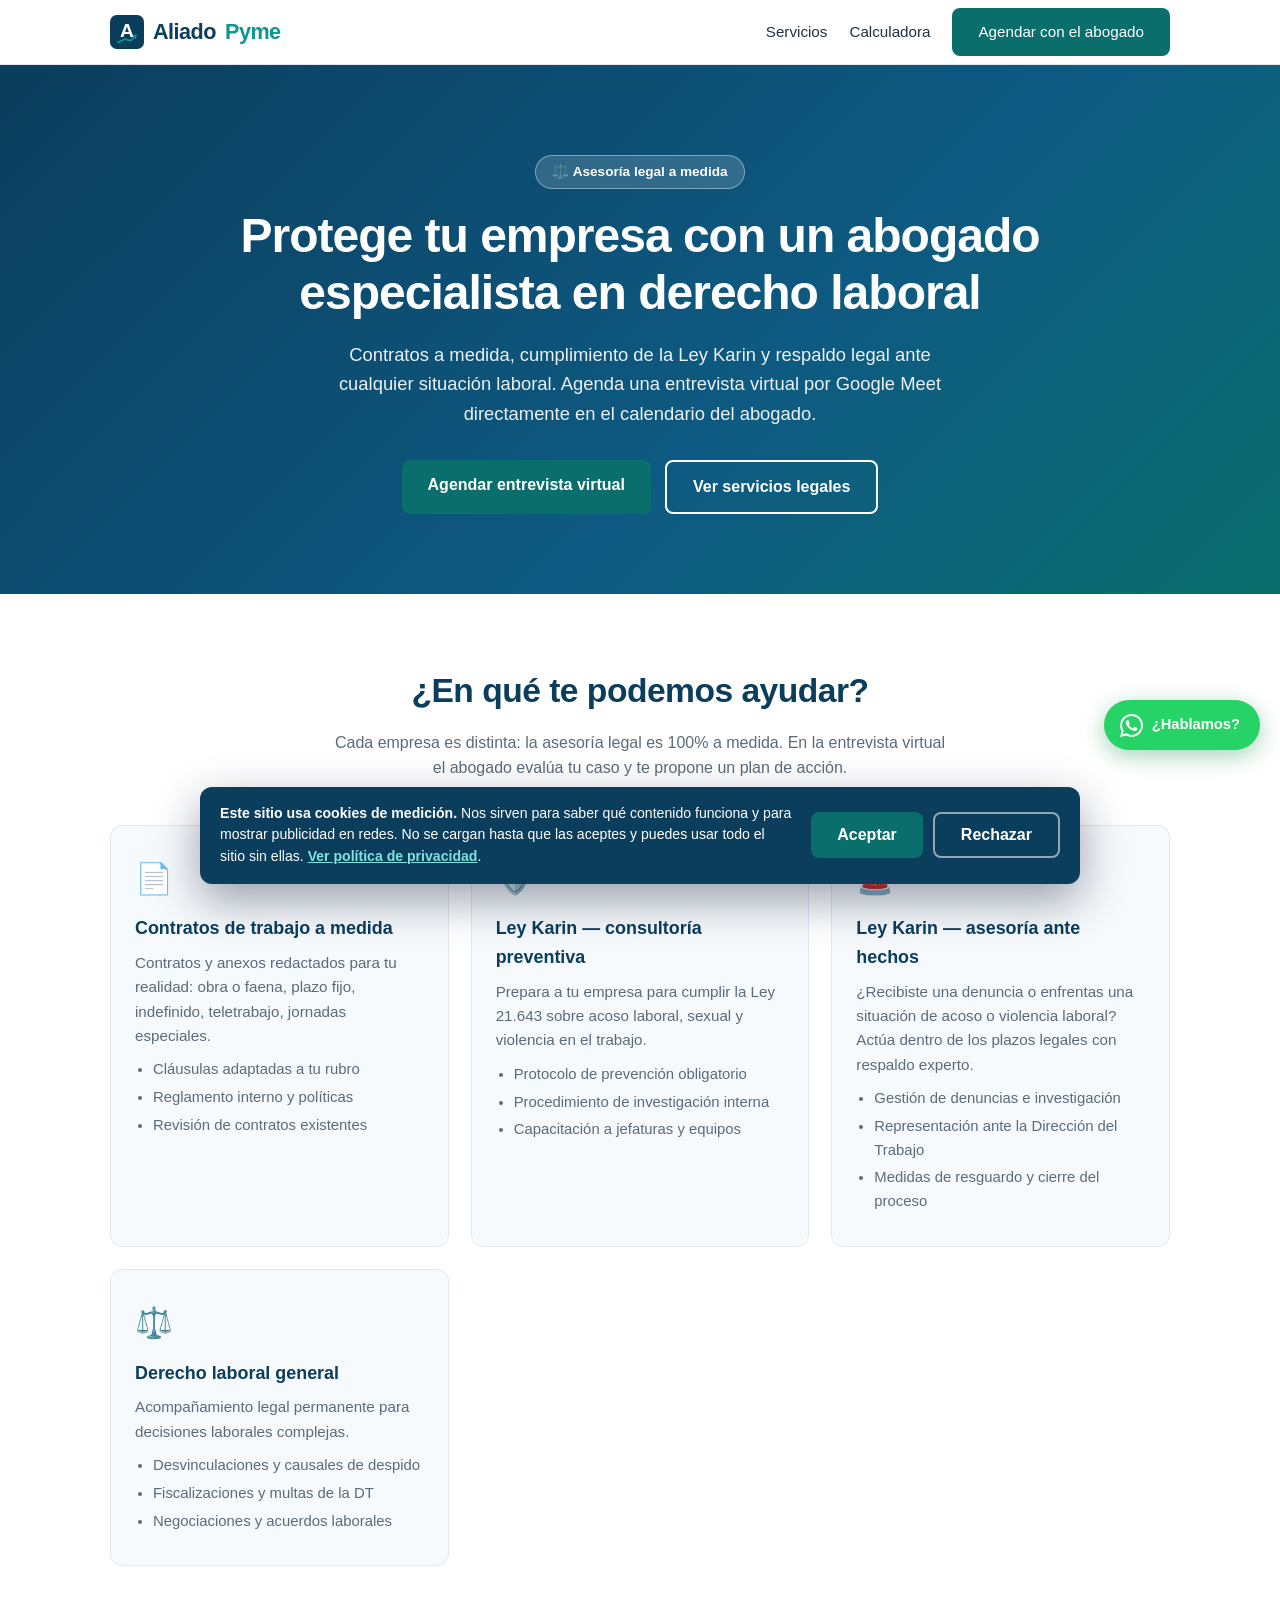
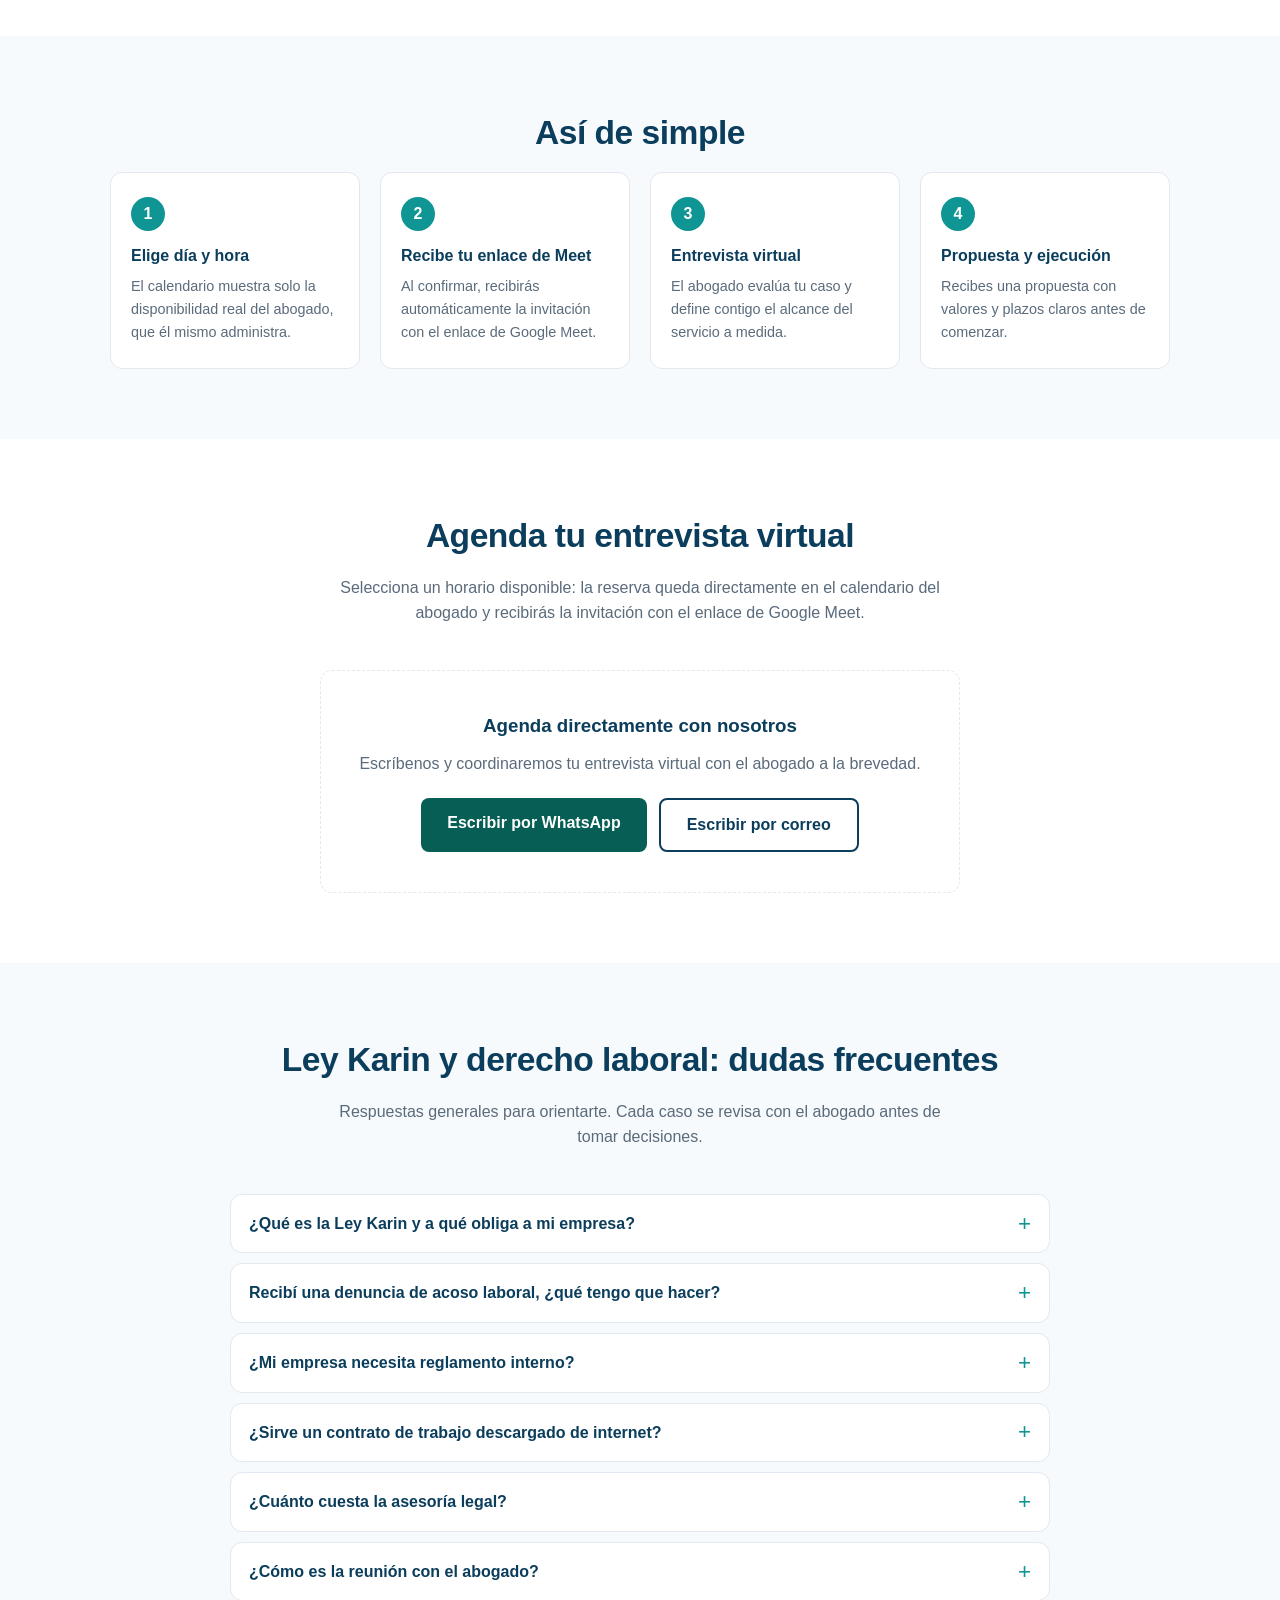
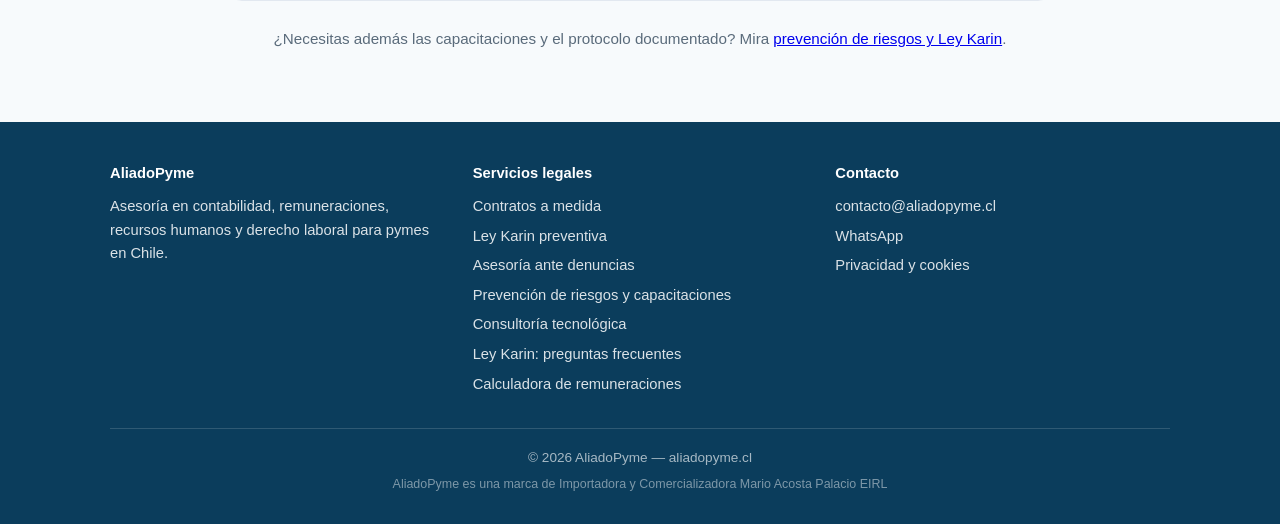
<file: legal.html>
<!DOCTYPE html>
<html lang="es">
<head>
  <meta charset="UTF-8">
  <meta name="viewport" content="width=device-width, initial-scale=1.0">
  <title>Asesoría Legal Laboral y Ley Karin para Pymes | AliadoPyme</title>
  <meta name="description" content="Abogado especialista en derecho laboral para pymes: Ley Karin, contratos de trabajo a medida, despidos y denuncias. Agenda una entrevista virtual por Google Meet.">
  <meta property="og:title" content="Asesoría Legal Laboral — AliadoPyme">
  <meta property="og:description" content="Abogado especialista en derecho laboral: contratos a medida y Ley Karin. Agenda tu entrevista virtual por Google Meet.">
  <meta property="og:url" content="https://aliadopyme.cl/legal.html">
  <meta property="og:type" content="website">
  <meta property="og:locale" content="es_CL">
  <meta property="og:site_name" content="AliadoPyme">
  <meta property="og:image" content="https://aliadopyme.cl/img/og-image.png">
  <meta property="og:image:width" content="1200">
  <meta property="og:image:height" content="630">
  <meta name="twitter:card" content="summary_large_image">
  <meta name="twitter:title" content="Asesoría Legal Laboral — AliadoPyme">
  <meta name="twitter:description" content="Abogado especialista en derecho laboral: contratos a medida y Ley Karin.">
  <meta name="twitter:image" content="https://aliadopyme.cl/img/og-image.png">
  <link rel="canonical" href="https://aliadopyme.cl/legal.html">
  <link rel="icon" type="image/svg+xml" href="img/logo-icon.svg">
  <link rel="stylesheet" href="css/styles.css?v=20261017c">

  <script type="application/ld+json">
  {
    "@context": "https://schema.org",
    "@graph": [
      {
        "@type": "Service",
        "name": "Asesoría legal laboral para pymes",
        "serviceType": "Derecho laboral",
        "description": "Asesoría con abogado especialista en derecho laboral para pymes chilenas: aplicación de la Ley Karin, contratos de trabajo a medida, reglamento interno, despidos, finiquitos y defensa ante la Dirección del Trabajo.",
        "url": "https://aliadopyme.cl/legal.html",
        "areaServed": { "@type": "Country", "name": "Chile" },
        "availableChannel": {
          "@type": "ServiceChannel",
          "name": "Entrevista virtual por Google Meet",
          "serviceUrl": "https://aliadopyme.cl/legal.html#agenda"
        },
        "provider": { "@type": "ProfessionalService", "name": "AliadoPyme", "url": "https://aliadopyme.cl/" }
      },
      {
        "@type": "BreadcrumbList",
        "itemListElement": [
          { "@type": "ListItem", "position": 1, "name": "Inicio", "item": "https://aliadopyme.cl/" },
          { "@type": "ListItem", "position": 2, "name": "Asesoría legal laboral", "item": "https://aliadopyme.cl/legal.html" }
        ]
      },
      {
        "@type": "FAQPage",
        "mainEntity": [
          {
            "@type": "Question",
            "name": "¿Qué es la Ley Karin y a qué obliga a mi empresa?",
            "acceptedAnswer": { "@type": "Answer", "text": "La Ley 21.643, conocida como Ley Karin, modificó el Código del Trabajo para prevenir, investigar y sancionar el acoso laboral, el acoso sexual y la violencia en el trabajo. Rige desde el 1 de agosto de 2024 y alcanza a toda empresa con trabajadores, sin importar su tamaño. En la práctica obliga a tener un protocolo de prevención del acoso y la violencia en el trabajo, un canal para recibir denuncias, un procedimiento de investigación y sanción incorporado al reglamento interno, medidas de resguardo para la persona denunciante e información y capacitación al personal." }
          },
          {
            "@type": "Question",
            "name": "Recibí una denuncia de acoso laboral, ¿qué tengo que hacer?",
            "acceptedAnswer": { "@type": "Answer", "text": "Lo primero es no dejarla pasar ni resolverla de palabra: la denuncia se recibe por escrito y queda registrada. Desde ahí la empresa tiene un plazo breve para adoptar medidas de resguardo e iniciar la investigación interna o derivarla a la Dirección del Trabajo, y la investigación tiene a su vez un plazo acotado para concluir con un informe. Los errores más caros son demorar la respuesta, investigar sin procedimiento escrito o dejar a la persona denunciante expuesta mientras se investiga. Conviene que un abogado revise el caso desde el primer día, porque los plazos corren." }
          },
          {
            "@type": "Question",
            "name": "¿Mi empresa necesita reglamento interno?",
            "acceptedAnswer": { "@type": "Answer", "text": "El Código del Trabajo exige Reglamento Interno de Orden, Higiene y Seguridad a las empresas que ocupan 10 o más trabajadores. Pero la obligación de contar con el protocolo de prevención del acoso y el procedimiento de investigación de la Ley Karin no depende del número de trabajadores: aplica también a empresas más pequeñas, que deben tener esos documentos aunque no estén obligadas a un reglamento interno completo." }
          },
          {
            "@type": "Question",
            "name": "¿Sirve un contrato de trabajo descargado de internet?",
            "acceptedAnswer": { "@type": "Answer", "text": "Para un cargo estándar, un contrato tipo bien redactado cumple. El problema aparece cuando el cargo tiene algo propio: comisiones variables, confidencialidad, uso de vehículo o herramientas, jornada excepcional, teletrabajo o cláusulas de exclusividad. Ahí una plantilla genérica deja vacíos que después se interpretan a favor del trabajador. En esos casos el contrato lo redacta el abogado a la medida del cargo." }
          },
          {
            "@type": "Question",
            "name": "¿Cuánto cuesta la asesoría legal?",
            "acceptedAnswer": { "@type": "Answer", "text": "El abogado define su honorario según el caso, porque no es lo mismo revisar un contrato que acompañar una investigación por Ley Karin o defender a la empresa en una fiscalización. La primera entrevista de 15 minutos es para entender tu situación y decirte qué alcance tiene el trabajo, y de ahí sale un valor cerrado antes de empezar. Sin esa conversación cualquier precio sería inventado." }
          },
          {
            "@type": "Question",
            "name": "¿Cómo es la reunión con el abogado?",
            "acceptedAnswer": { "@type": "Answer", "text": "Es una videollamada por Google Meet de unos 15 minutos. Eliges día y hora directamente en el calendario del abogado, según su disponibilidad, y recibes el enlace de la reunión al confirmar. En esa primera conversación se revisa tu caso y se define qué se necesita hacer; no hay costo por agendarla." }
          }
        ]
      }
    ]
  }
  </script>
</head>
<body>

<header>
  <div class="contenedor nav">
    <a class="logo" href="index.html"><img src="img/logo-icon.svg" alt="" width="34" height="34">Aliado<span>Pyme</span></a>
    <nav class="nav-links">
      <a href="index.html#servicios">Servicios</a>
      <a href="index.html#calculadora">Calculadora</a>
      <a href="#agenda" class="btn">Agendar con el abogado</a>
    </nav>
  </div>
</header>

<main>

<!-- ================= HERO ================= -->
<section class="hero">
  <div class="contenedor">
    <span class="badge">⚖️ Asesoría legal a medida</span>
    <h1>Protege tu empresa con un abogado especialista en derecho laboral</h1>
    <p>Contratos a medida, cumplimiento de la Ley Karin y respaldo legal ante cualquier
       situación laboral. Agenda una entrevista virtual por Google Meet directamente en el
       calendario del abogado.</p>
    <div class="acciones">
      <a href="#agenda" class="btn">Agendar entrevista virtual</a>
      <a href="#servicios-legales" class="btn btn-secundario">Ver servicios legales</a>
    </div>
  </div>
</section>

<!-- ================= SERVICIOS LEGALES ================= -->
<section id="servicios-legales" class="seccion-alt">
  <div class="contenedor">
    <h2 class="titulo-seccion">¿En qué te podemos ayudar?</h2>
    <p class="subtitulo-seccion">Cada empresa es distinta: la asesoría legal es 100% a medida.
       En la entrevista virtual el abogado evalúa tu caso y te propone un plan de acción.</p>

    <div class="grid-servicios">
      <div class="tarjeta">
        <span class="icono">📄</span>
        <h3>Contratos de trabajo a medida</h3>
        <p>Contratos y anexos redactados para tu realidad: obra o faena, plazo fijo, indefinido,
           teletrabajo, jornadas especiales.</p>
        <ul>
          <li>Cláusulas adaptadas a tu rubro</li>
          <li>Reglamento interno y políticas</li>
          <li>Revisión de contratos existentes</li>
        </ul>
      </div>

      <div class="tarjeta">
        <span class="icono">🛡️</span>
        <h3>Ley Karin — consultoría preventiva</h3>
        <p>Prepara a tu empresa para cumplir la Ley 21.643 sobre acoso laboral, sexual y violencia
           en el trabajo.</p>
        <ul>
          <li>Protocolo de prevención obligatorio</li>
          <li>Procedimiento de investigación interna</li>
          <li>Capacitación a jefaturas y equipos</li>
        </ul>
      </div>

      <div class="tarjeta">
        <span class="icono">🚨</span>
        <h3>Ley Karin — asesoría ante hechos</h3>
        <p>¿Recibiste una denuncia o enfrentas una situación de acoso o violencia laboral?
           Actúa dentro de los plazos legales con respaldo experto.</p>
        <ul>
          <li>Gestión de denuncias e investigación</li>
          <li>Representación ante la Dirección del Trabajo</li>
          <li>Medidas de resguardo y cierre del proceso</li>
        </ul>
      </div>

      <div class="tarjeta">
        <span class="icono">⚖️</span>
        <h3>Derecho laboral general</h3>
        <p>Acompañamiento legal permanente para decisiones laborales complejas.</p>
        <ul>
          <li>Desvinculaciones y causales de despido</li>
          <li>Fiscalizaciones y multas de la DT</li>
          <li>Negociaciones y acuerdos laborales</li>
        </ul>
      </div>
    </div>
  </div>
</section>

<!-- ================= CÓMO FUNCIONA ================= -->
<section>
  <div class="contenedor">
    <h2 class="titulo-seccion">Así de simple</h2>
    <div class="pasos-proceso">
      <div class="paso-item">
        <div class="numero">1</div>
        <h3 class="paso-titulo">Elige día y hora</h3>
        <p>El calendario muestra solo la disponibilidad real del abogado, que él mismo administra.</p>
      </div>
      <div class="paso-item">
        <div class="numero">2</div>
        <h3 class="paso-titulo">Recibe tu enlace de Meet</h3>
        <p>Al confirmar, recibirás automáticamente la invitación con el enlace de Google Meet.</p>
      </div>
      <div class="paso-item">
        <div class="numero">3</div>
        <h3 class="paso-titulo">Entrevista virtual</h3>
        <p>El abogado evalúa tu caso y define contigo el alcance del servicio a medida.</p>
      </div>
      <div class="paso-item">
        <div class="numero">4</div>
        <h3 class="paso-titulo">Propuesta y ejecución</h3>
        <p>Recibes una propuesta con valores y plazos claros antes de comenzar.</p>
      </div>
    </div>
  </div>
</section>

<!-- ================= AGENDA ================= -->
<section id="agenda" class="seccion-alt">
  <div class="contenedor">
    <h2 class="titulo-seccion">Agenda tu entrevista virtual</h2>
    <p class="subtitulo-seccion">Selecciona un horario disponible: la reserva queda directamente
       en el calendario del abogado y recibirás la invitación con el enlace de Google Meet.</p>

    <!-- El calendario se muestra automáticamente cuando BOOKING_URL_LEGAL
         está configurado en js/config.js -->
    <div id="agenda-activa" style="display:none">
      <iframe id="iframe-agenda" class="iframe-agenda" title="Calendario de citas del abogado"></iframe>
    </div>

    <div id="agenda-pendiente" class="agenda-pendiente">
      <h3>Agenda directamente con nosotros</h3>
      <p>Escríbenos y coordinaremos tu entrevista virtual con el abogado a la brevedad.</p>
      <div class="acciones-paso" style="justify-content:center">
        <a class="btn btn-whatsapp" id="legal-whatsapp" target="_blank" rel="noopener">Escribir por WhatsApp</a>
        <a class="btn btn-secundario" id="legal-correo">Escribir por correo</a>
      </div>
    </div>
  </div>
</section>

<!-- ================= PREGUNTAS FRECUENTES ================= -->
<section id="preguntas">
  <div class="contenedor">
    <h2 class="titulo-seccion">Ley Karin y derecho laboral: dudas frecuentes</h2>
    <p class="subtitulo-seccion">Respuestas generales para orientarte. Cada caso se revisa con el
       abogado antes de tomar decisiones.</p>

    <div class="faq">
      <details>
        <summary>¿Qué es la Ley Karin y a qué obliga a mi empresa?</summary>
        <div class="respuesta">
          <p>La <b>Ley 21.643</b>, conocida como Ley Karin, modificó el Código del Trabajo para
             prevenir, investigar y sancionar el acoso laboral, el acoso sexual y la violencia en
             el trabajo. Rige desde el <b>1 de agosto de 2024</b> y alcanza a toda empresa con
             trabajadores, sin importar su tamaño.</p>
          <p>En la práctica te obliga a tener:</p>
          <ul>
            <li>Un protocolo de prevención del acoso y la violencia en el trabajo</li>
            <li>Un canal para recibir denuncias</li>
            <li>Un procedimiento de investigación y sanción incorporado al reglamento interno</li>
            <li>Medidas de resguardo para la persona que denuncia</li>
            <li>Información y capacitación al personal</li>
          </ul>
        </div>
      </details>

      <details>
        <summary>Recibí una denuncia de acoso laboral, ¿qué tengo que hacer?</summary>
        <div class="respuesta">
          <p>Lo primero es no dejarla pasar ni resolverla de palabra: la denuncia se recibe por
             escrito y queda registrada. Desde ahí la empresa tiene un plazo breve para adoptar
             medidas de resguardo e iniciar la investigación interna o derivarla a la Dirección
             del Trabajo, y la investigación tiene a su vez un plazo acotado para concluir con un
             informe.</p>
          <p>Los errores más caros son demorar la respuesta, investigar sin un procedimiento
             escrito, o dejar a la persona denunciante expuesta mientras se investiga. Conviene
             que el abogado revise el caso desde el primer día, porque los plazos corren.</p>
        </div>
      </details>

      <details>
        <summary>¿Mi empresa necesita reglamento interno?</summary>
        <div class="respuesta">
          <p>El Código del Trabajo exige Reglamento Interno de Orden, Higiene y Seguridad a las
             empresas que ocupan <b>10 o más trabajadores</b>.</p>
          <p>Pero ojo: la obligación de contar con el protocolo de prevención del acoso y el
             procedimiento de investigación de la Ley Karin <b>no depende del número de
             trabajadores</b>. Aplica también a empresas más pequeñas, que deben tener esos
             documentos aunque no estén obligadas a un reglamento interno completo.</p>
        </div>
      </details>

      <details>
        <summary>¿Sirve un contrato de trabajo descargado de internet?</summary>
        <div class="respuesta">
          <p>Para un cargo estándar, un contrato tipo bien redactado cumple. El problema aparece
             cuando el cargo tiene algo propio: comisiones variables, confidencialidad, uso de
             vehículo o herramientas, jornada excepcional, teletrabajo o cláusulas de
             exclusividad.</p>
          <p>Ahí una plantilla genérica deja vacíos que después se interpretan a favor del
             trabajador. En esos casos el contrato lo redacta el abogado a la medida del cargo.</p>
        </div>
      </details>

      <details>
        <summary>¿Cuánto cuesta la asesoría legal?</summary>
        <div class="respuesta">
          <p>El abogado define su honorario según el caso, porque no es lo mismo revisar un
             contrato que acompañar una investigación por Ley Karin o defender a la empresa en una
             fiscalización.</p>
          <p>La primera entrevista de 15 minutos sirve para entender tu situación y decirte qué
             alcance tiene el trabajo; de ahí sale un valor cerrado antes de empezar. Sin esa
             conversación, cualquier precio sería inventado.</p>
        </div>
      </details>

      <details>
        <summary>¿Cómo es la reunión con el abogado?</summary>
        <div class="respuesta">
          <p>Es una videollamada por Google Meet de unos 15 minutos. Eliges día y hora directamente
             en el calendario del abogado, según su disponibilidad, y recibes el enlace al
             confirmar. En esa primera conversación se revisa tu caso y se define qué hay que
             hacer; no hay costo por agendarla.</p>
        </div>
      </details>
    </div>

    <p class="faq-pie">¿Necesitas además las capacitaciones y el protocolo documentado?
      Mira <a href="prevencion.html">prevención de riesgos y Ley Karin</a>.</p>
  </div>
</section>

<!-- ================= FOOTER ================= -->
</main>

<footer>
  <div class="contenedor">
    <div class="footer-grid">
      <div>
        <h4>AliadoPyme</h4>
        <p>Asesoría en contabilidad, remuneraciones, recursos humanos y derecho laboral
           para pymes en Chile.</p>
      </div>
      <div>
        <h4>Servicios legales</h4>
        <ul>
          <li><a href="#servicios-legales">Contratos a medida</a></li>
          <li><a href="#servicios-legales">Ley Karin preventiva</a></li>
          <li><a href="#servicios-legales">Asesoría ante denuncias</a></li>
          <li><a href="prevencion.html">Prevención de riesgos y capacitaciones</a></li>
          <li><a href="tecnologia.html">Consultoría tecnológica</a></li>
          <li><a href="#preguntas">Ley Karin: preguntas frecuentes</a></li>
          <li><a href="index.html#calculadora">Calculadora de remuneraciones</a></li>
        </ul>
      </div>
      <div>
        <h4>Contacto</h4>
        <ul>
          <li><a id="footer-email" href="#">Correo electrónico</a></li>
          <li><a id="footer-whatsapp" href="#" target="_blank" rel="noopener">WhatsApp</a></li>
          <li><a href="privacidad.html">Privacidad y cookies</a></li>
        </ul>
      </div>
    </div>
    <div class="footer-final">© 2026 AliadoPyme — aliadopyme.cl</div>
    <div class="footer-razon">AliadoPyme es una marca de Importadora y Comercializadora Mario Acosta Palacio EIRL</div>
  </div>
</footer>

<script src="js/config.js?v=20261013"></script>
<script>
  // Contacto del footer
  document.getElementById("footer-email").href = "mailto:" + CONFIG.EMAIL;
  document.getElementById("footer-email").textContent = CONFIG.EMAIL;
  document.getElementById("footer-whatsapp").href = "https://wa.me/" + CONFIG.WHATSAPP;

  // Calendario del abogado (Google Calendar - Horario de citas + Meet)
  if (CONFIG.BOOKING_URL_LEGAL) {
    document.getElementById("iframe-agenda").src = CONFIG.BOOKING_URL_LEGAL;
    document.getElementById("agenda-activa").style.display = "block";
    document.getElementById("agenda-pendiente").style.display = "none";
  }

  // Contacto alternativo mientras no hay calendario configurado
  var msg = encodeURIComponent(
    "Hola AliadoPyme, quiero agendar una entrevista virtual con el abogado laboral. " +
    "Mi consulta es sobre: ");
  document.getElementById("legal-whatsapp").href = "https://wa.me/" + CONFIG.WHATSAPP + "?text=" + msg;
  document.getElementById("legal-correo").href =
    "mailto:" + CONFIG.EMAIL + "?subject=" + encodeURIComponent("Entrevista virtual — Asesoría legal laboral") +
    "&body=" + msg;
</script>
<script src="js/cookies.js?v=20261013"></script>
<script src="js/meta-pixel.js?v=20261024"></script>
<script src="js/whatsapp.js?v=20261024"></script>
</body>
</html>
</file>
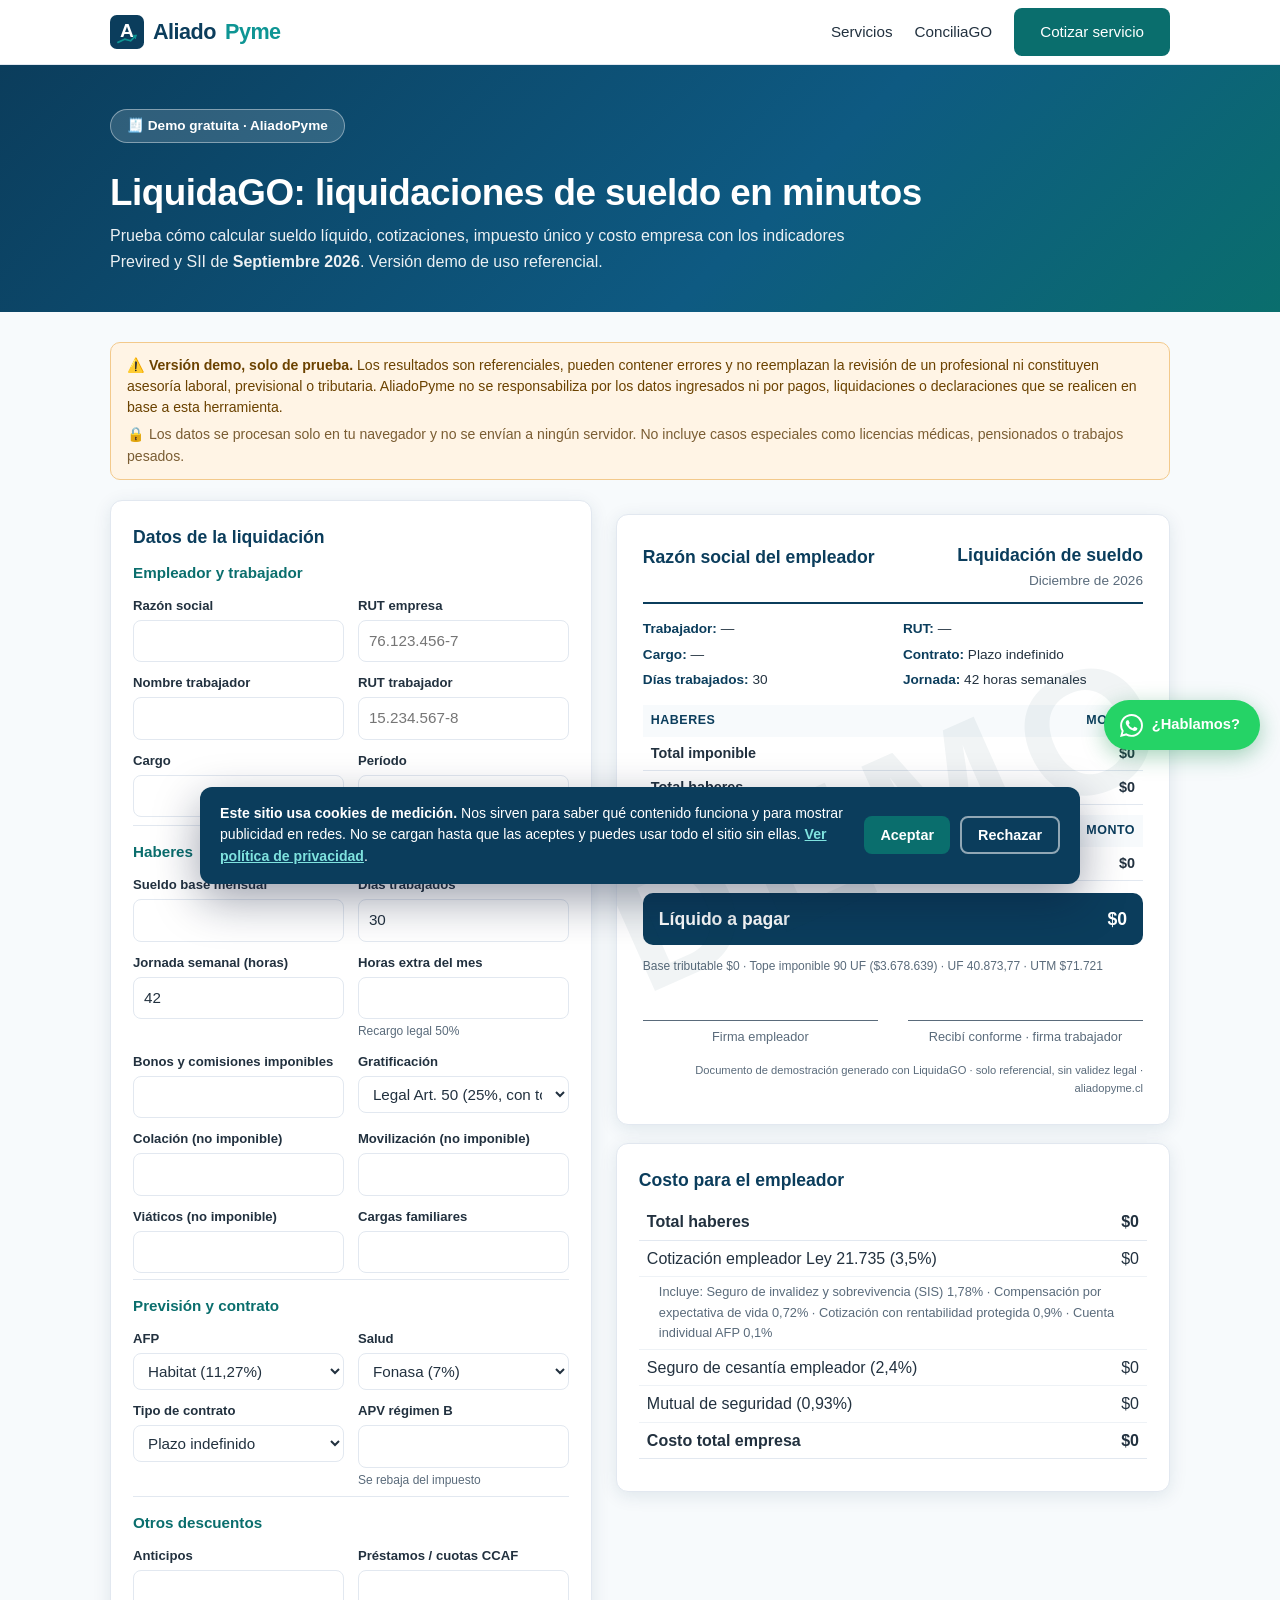
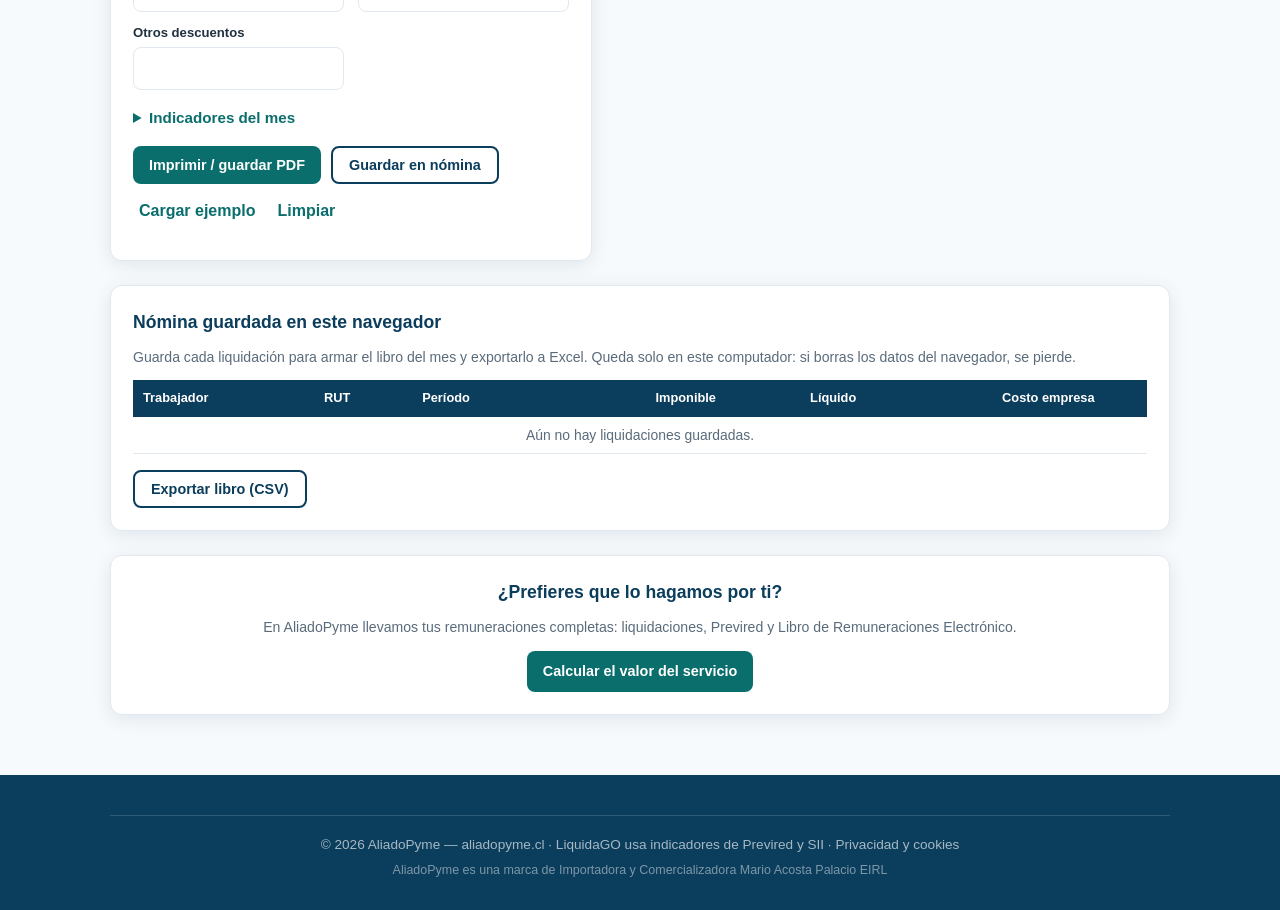
<file: liquidago.html>
<!DOCTYPE html>
<html lang="es">
<head>
  <meta charset="UTF-8">
  <meta name="viewport" content="width=device-width, initial-scale=1.0">
  <title>Calculadora de Liquidación de Sueldo Chile | LiquidaGO de AliadoPyme</title>
  <meta name="description" content="Calcula gratis el sueldo líquido, AFP, salud, cesantía, impuesto único y costo empresa con los indicadores Previred vigentes. Demo referencial, en tu navegador.">
  <meta property="og:title" content="LiquidaGO — Liquidaciones de sueldo en minutos">
  <meta property="og:description" content="Demo gratuita: sueldo líquido, cotizaciones, impuesto único y costo empresa con indicadores Previred vigentes. Uso referencial, en tu navegador.">
  <meta property="og:url" content="https://aliadopyme.cl/liquidago.html">
  <meta property="og:type" content="website">
  <meta property="og:locale" content="es_CL">
  <meta property="og:site_name" content="AliadoPyme">
  <meta property="og:image" content="https://aliadopyme.cl/img/liquidago-og.png">
  <meta property="og:image:width" content="1200">
  <meta property="og:image:height" content="630">
  <meta name="twitter:card" content="summary_large_image">
  <meta name="twitter:title" content="LiquidaGO — Liquidaciones de sueldo en minutos">
  <meta name="twitter:description" content="Demo gratuita: sueldo líquido, cotizaciones, impuesto único y costo empresa con indicadores Previred vigentes.">
  <meta name="twitter:image" content="https://aliadopyme.cl/img/liquidago-og.png">
  <link rel="canonical" href="https://aliadopyme.cl/liquidago.html">
  <link rel="icon" type="image/svg+xml" href="img/logo-icon.svg">
  <link rel="preconnect" href="https://cdnjs.cloudflare.com" crossorigin>
  <link rel="stylesheet" href="css/styles.css?v=20261017c">
  <link rel="stylesheet" href="css/apps.css?v=20260914">

  <script type="application/ld+json">
  {
    "@context": "https://schema.org",
    "@graph": [
      {
        "@type": "SoftwareApplication",
        "name": "LiquidaGO",
        "applicationCategory": "BusinessApplication",
        "applicationSubCategory": "Calculadora de liquidaciones de sueldo",
        "operatingSystem": "Navegador web",
        "url": "https://aliadopyme.cl/liquidago.html",
        "inLanguage": "es-CL",
        "description": "Calculadora de liquidaciones de sueldo para Chile: sueldo líquido, AFP, salud, seguro de cesantía, impuesto único de segunda categoría, gratificación legal, horas extra y costo empresa, con los indicadores Previred y SII vigentes. Versión demo de uso referencial que funciona íntegramente en el navegador.",
        "offers": { "@type": "Offer", "price": "0", "priceCurrency": "CLP" },
        "featureList": [
          "Sueldo líquido y descuentos previsionales",
          "Impuesto único de segunda categoría",
          "Gratificación legal del artículo 50",
          "Horas extra con jornada de 42 horas",
          "Asignación familiar por tramos",
          "Costo empresa con la cotización de la reforma de pensiones",
          "Liquidación imprimible y libro exportable a Excel"
        ],
        "publisher": { "@type": "ProfessionalService", "name": "AliadoPyme", "url": "https://aliadopyme.cl/" }
      },
      {
        "@type": "BreadcrumbList",
        "itemListElement": [
          { "@type": "ListItem", "position": 1, "name": "Inicio", "item": "https://aliadopyme.cl/" },
          { "@type": "ListItem", "position": 2, "name": "LiquidaGO", "item": "https://aliadopyme.cl/liquidago.html" }
        ]
      }
    ]
  }
  </script>
</head>
<body>

<header>
  <div class="contenedor nav">
    <a class="logo" href="index.html"><img src="img/logo-icon.svg" alt="" width="34" height="34">Aliado<span>Pyme</span></a>
    <nav class="nav-links">
      <a href="index.html#servicios">Servicios</a>
      <a href="conciliacion-bancaria.html">ConciliaGO</a>
      <a href="index.html#calculadora" class="btn">Cotizar servicio</a>
    </nav>
  </div>
</header>

<main>

<section class="app-hero">
  <div class="contenedor">
    <span class="badge">🧾 Demo gratuita · AliadoPyme</span>
    <h1>LiquidaGO: liquidaciones de sueldo en minutos</h1>
    <p>Prueba cómo calcular sueldo líquido, cotizaciones, impuesto único y costo empresa con los
       indicadores Previred y SII de <b data-periodo></b>. Versión demo de uso referencial.</p>
  </div>
</section>

<section class="app-seccion">
  <div class="contenedor">
    <div class="aviso-demo" role="note">
      <b>⚠️ Versión demo, solo de prueba.</b> Los resultados son referenciales, pueden contener errores y
      no reemplazan la revisión de un profesional ni constituyen asesoría laboral, previsional o tributaria.
      AliadoPyme no se responsabiliza por los datos ingresados ni por pagos, liquidaciones o declaraciones
      que se realicen en base a esta herramienta.
      <span class="aviso-demo-privacidad">🔒 Los datos se procesan solo en tu navegador y no se envían a
        ningún servidor. No incluye casos especiales como licencias médicas, pensionados o trabajos pesados.</span>
    </div>

    <div class="app-grid">
      <form class="panel no-print" id="form-liq" autocomplete="off">
        <h2>Datos de la liquidación</h2>

        <fieldset class="grupo">
          <legend>Empleador y trabajador</legend>
          <div class="campos">
            <div class="campo-app"><label for="empresa">Razón social</label><input id="empresa" type="text"></div>
            <div class="campo-app"><label for="rutEmpresa">RUT empresa</label><input id="rutEmpresa" type="text" placeholder="76.123.456-7"></div>
            <div class="campo-app"><label for="trabajador">Nombre trabajador</label><input id="trabajador" type="text"></div>
            <div class="campo-app"><label for="rutTrabajador">RUT trabajador</label><input id="rutTrabajador" type="text" placeholder="15.234.567-8"></div>
            <div class="campo-app"><label for="cargo">Cargo</label><input id="cargo" type="text"></div>
            <div class="campo-app"><label for="periodo">Período</label><input id="periodo" type="month"></div>
          </div>
        </fieldset>

        <fieldset class="grupo">
          <legend>Haberes</legend>
          <div class="campos">
            <div class="campo-app"><label for="sueldoBase">Sueldo base mensual</label><input id="sueldoBase" type="number" min="0" step="1" inputmode="numeric"></div>
            <div class="campo-app"><label for="diasTrabajados">Días trabajados</label><input id="diasTrabajados" type="number" min="0" max="30" step="1"></div>
            <div class="campo-app"><label for="jornadaSemanal">Jornada semanal (horas)</label><input id="jornadaSemanal" type="number" min="1" max="45" step="1"></div>
            <div class="campo-app"><label for="horasExtra">Horas extra del mes</label><input id="horasExtra" type="number" min="0" step="0.5"><small>Recargo legal 50%</small></div>
            <div class="campo-app"><label for="bonosImponibles">Bonos y comisiones imponibles</label><input id="bonosImponibles" type="number" min="0" step="1" inputmode="numeric"></div>
            <div class="campo-app">
              <label for="gratificacion">Gratificación</label>
              <select id="gratificacion">
                <option value="art50">Legal Art. 50 (25%, con tope)</option>
                <option value="monto">Monto pactado</option>
                <option value="ninguna">No corresponde</option>
              </select>
            </div>
            <div class="campo-app" id="wrap-gratificacionMonto" hidden><label for="gratificacionMonto">Monto gratificación</label><input id="gratificacionMonto" type="number" min="0" step="1" inputmode="numeric"></div>
            <div class="campo-app"><label for="colacion">Colación (no imponible)</label><input id="colacion" type="number" min="0" step="1" inputmode="numeric"></div>
            <div class="campo-app"><label for="movilizacion">Movilización (no imponible)</label><input id="movilizacion" type="number" min="0" step="1" inputmode="numeric"></div>
            <div class="campo-app"><label for="viaticos">Viáticos (no imponible)</label><input id="viaticos" type="number" min="0" step="1" inputmode="numeric"></div>
            <div class="campo-app"><label for="cargasFamiliares">Cargas familiares</label><input id="cargasFamiliares" type="number" min="0" step="1"></div>
          </div>
        </fieldset>

        <fieldset class="grupo">
          <legend>Previsión y contrato</legend>
          <div class="campos">
            <div class="campo-app"><label for="afp">AFP</label><select id="afp"></select></div>
            <div class="campo-app">
              <label for="salud">Salud</label>
              <select id="salud">
                <option value="fonasa">Fonasa (7%)</option>
                <option value="isapre">Isapre</option>
              </select>
            </div>
            <div class="campo-app" id="wrap-planIsapreUF" hidden><label for="planIsapreUF">Plan Isapre (UF)</label><input id="planIsapreUF" type="number" min="0" step="0.001"></div>
            <div class="campo-app"><label for="contrato">Tipo de contrato</label><select id="contrato"></select></div>
            <div class="campo-app"><label for="apvRegimenB">APV régimen B</label><input id="apvRegimenB" type="number" min="0" step="1" inputmode="numeric"><small>Se rebaja del impuesto</small></div>
          </div>
        </fieldset>

        <fieldset class="grupo">
          <legend>Otros descuentos</legend>
          <div class="campos">
            <div class="campo-app"><label for="anticipos">Anticipos</label><input id="anticipos" type="number" min="0" step="1" inputmode="numeric"></div>
            <div class="campo-app"><label for="prestamos">Préstamos / cuotas CCAF</label><input id="prestamos" type="number" min="0" step="1" inputmode="numeric"></div>
            <div class="campo-app"><label for="otrosDescuentos">Otros descuentos</label><input id="otrosDescuentos" type="number" min="0" step="1" inputmode="numeric"></div>
          </div>
        </fieldset>

        <details class="indicadores">
          <summary>Indicadores del mes</summary>
          <div class="campos">
            <div class="campo-app"><label for="uf">UF</label><input id="uf" type="number" min="0" step="0.01"><small>Usa la UF del último día del mes</small></div>
            <div class="campo-app"><label for="utm">UTM</label><input id="utm" type="number" min="0" step="1"></div>
            <div class="campo-app"><label for="mutualTasa">Tasa mutual (%)</label><input id="mutualTasa" type="number" min="0" step="0.01" placeholder="0,93"><small>Básica 0,93% + adicional de tu actividad</small></div>
          </div>
          <p class="ayuda-app" id="estado-indicadores" style="margin-top:8px"></p>
        </details>

        <div class="barra-acciones">
          <button type="button" class="btn btn-chico" id="btn-imprimir">Imprimir / guardar PDF</button>
          <button type="button" class="btn btn-secundario btn-chico" id="btn-guardar">Guardar en nómina</button>
          <button type="button" class="btn-texto" id="btn-ejemplo">Cargar ejemplo</button>
          <button type="button" class="btn-texto" id="btn-limpiar">Limpiar</button>
        </div>
        <p class="mensaje-error" id="mensaje-form" role="status"></p>
      </form>

      <div>
        <ul class="alertas no-print" id="alertas"></ul>
        <article class="documento marca-demo" id="liquidacion" aria-live="polite"></article>
        <div class="panel no-print" id="panel-costo" style="margin-top:18px"></div>
      </div>
    </div>

    <div class="panel no-print" style="margin-top:24px">
      <h2>Nómina guardada en este navegador</h2>
      <p class="ayuda-app">Guarda cada liquidación para armar el libro del mes y exportarlo a Excel.
        Queda solo en este computador: si borras los datos del navegador, se pierde.</p>
      <div class="scroll-x">
        <table class="tabla-app">
          <thead>
            <tr><th>Trabajador</th><th>RUT</th><th>Período</th><th class="num">Imponible</th>
                <th class="num">Líquido</th><th class="num">Costo empresa</th><th></th></tr>
          </thead>
          <tbody id="nomina-cuerpo"></tbody>
        </table>
      </div>
      <div class="barra-acciones">
        <button type="button" class="btn btn-secundario btn-chico" id="btn-exportar">Exportar libro (CSV)</button>
      </div>
    </div>

    <div class="panel no-print" style="margin-top:24px;text-align:center">
      <h2>¿Prefieres que lo hagamos por ti?</h2>
      <p class="ayuda-app">En AliadoPyme llevamos tus remuneraciones completas: liquidaciones, Previred y
        Libro de Remuneraciones Electrónico.</p>
      <a href="index.html#calculadora" class="btn btn-chico">Calcular el valor del servicio</a>
    </div>
  </div>
</section>

</main>

<footer>
  <div class="contenedor">
    <div class="footer-final">© 2026 AliadoPyme — aliadopyme.cl · LiquidaGO usa indicadores de Previred y SII · <a href="privacidad.html">Privacidad y cookies</a></div>
    <div class="footer-razon">AliadoPyme es una marca de Importadora y Comercializadora Mario Acosta Palacio EIRL</div>
  </div>
</footer>

<script src="js/indicadores.js?v=20260914"></script>
<script src="js/liquidago-motor.js?v=20260914"></script>
<script src="js/liquidago-app.js?v=20260914"></script>
<script src="js/cookies.js?v=20261013"></script>
<script src="js/meta-pixel.js?v=20261024"></script>
<script src="js/config.js?v=20261013"></script>
<script src="js/whatsapp.js?v=20261024"></script>
</body>
</html>
</file>
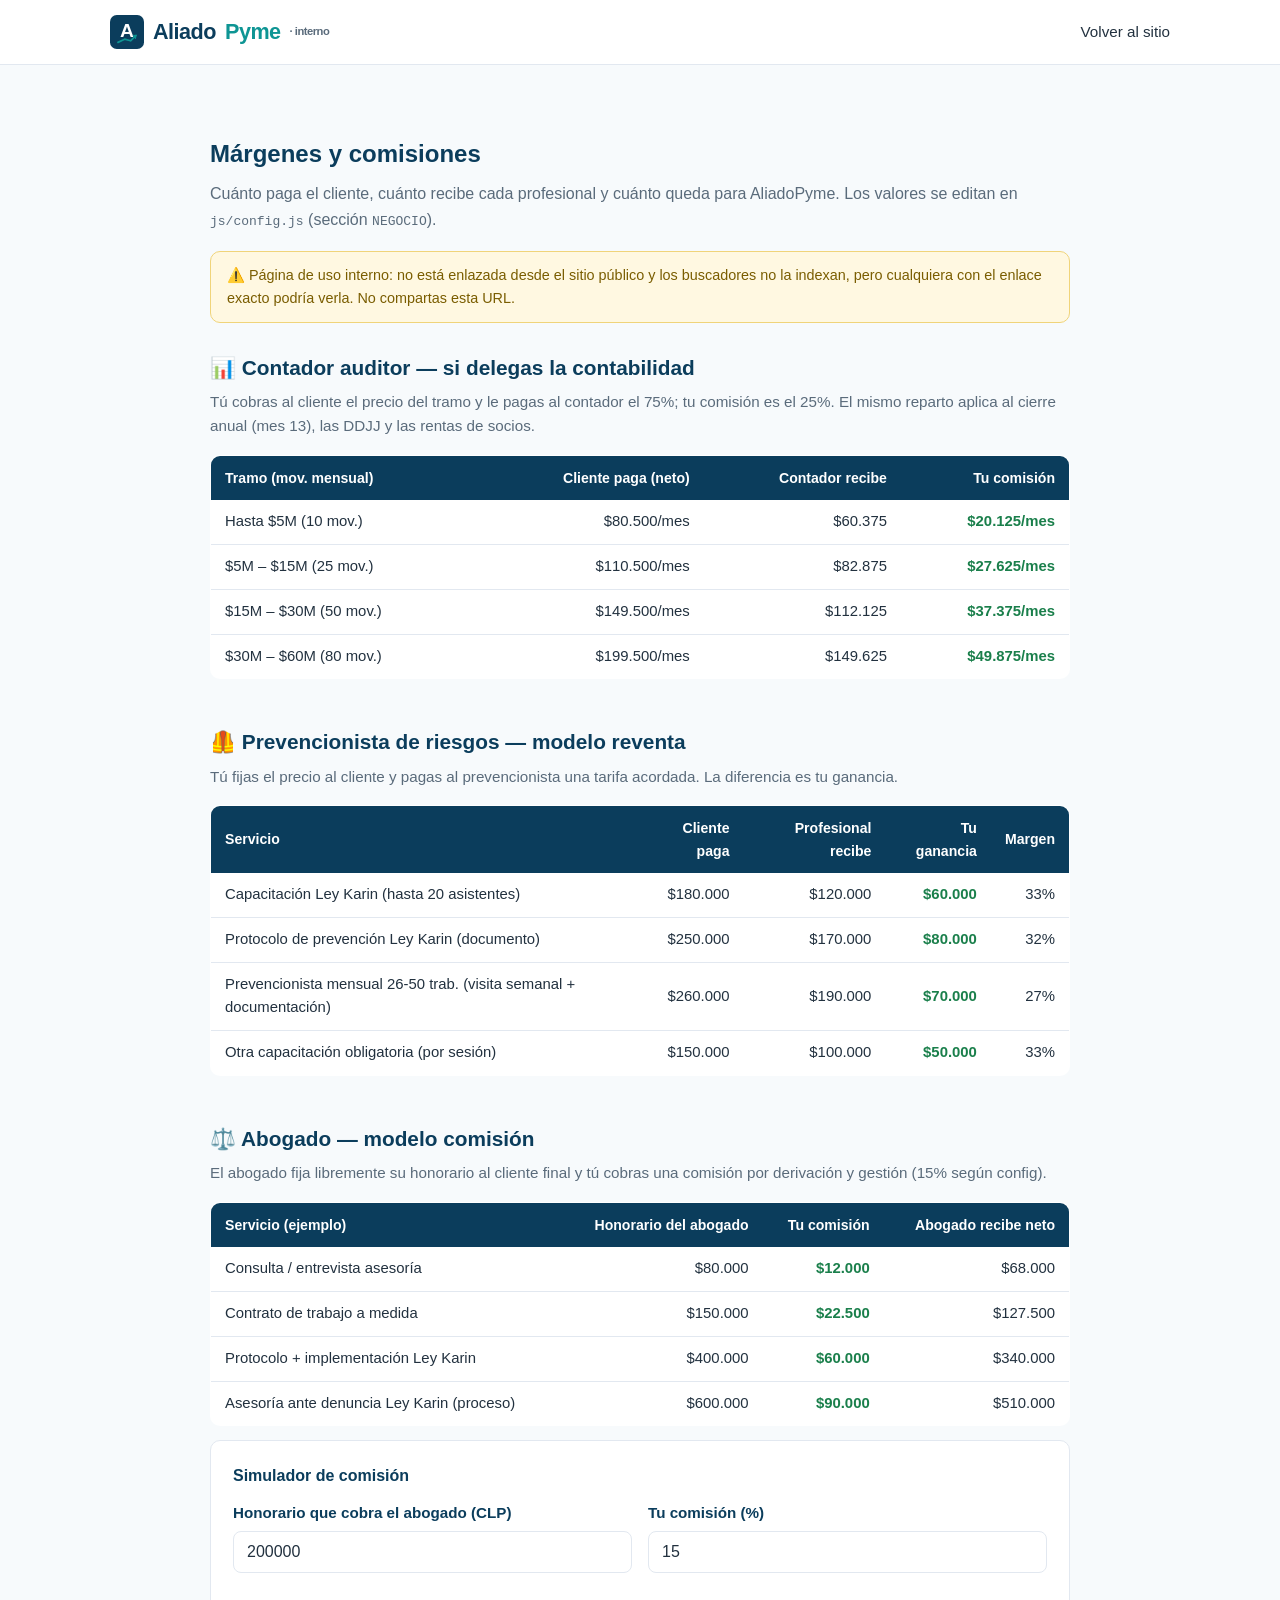
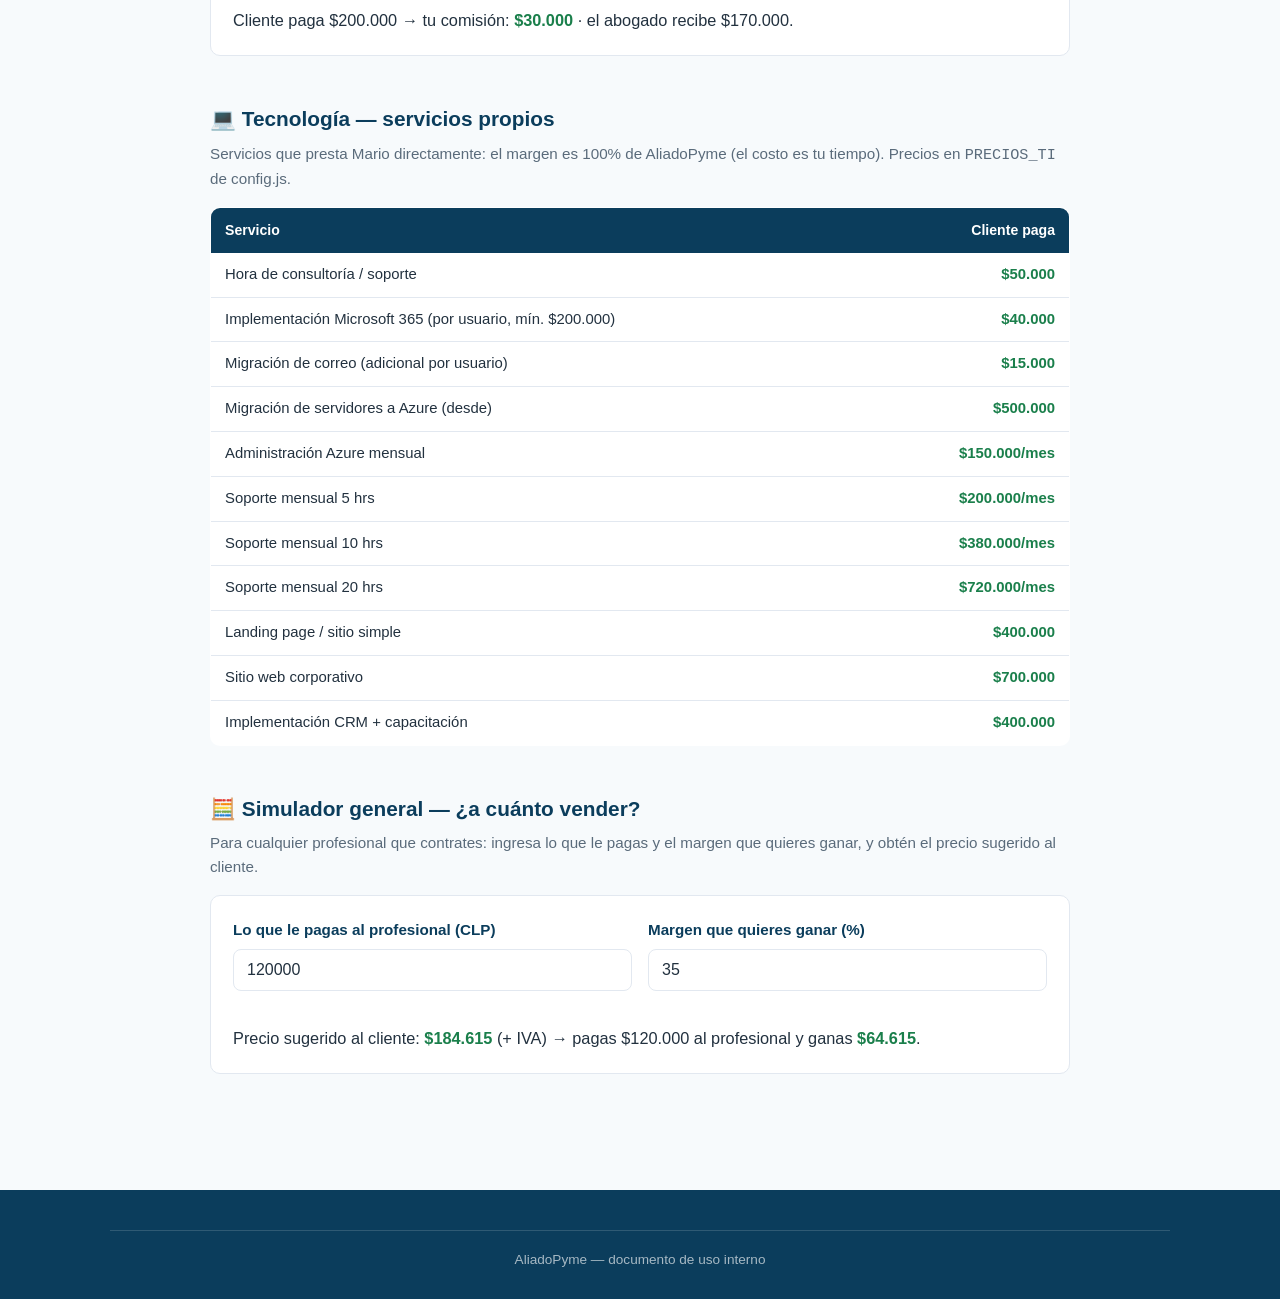
<file: margenes.html>
<!DOCTYPE html>
<html lang="es">
<head>
  <meta charset="UTF-8">
  <meta name="viewport" content="width=device-width, initial-scale=1.0">
  <meta name="robots" content="noindex, nofollow">
  <title>Márgenes y comisiones — uso interno AliadoPyme</title>
  <link rel="icon" type="image/svg+xml" href="img/logo-icon.svg">
  <link rel="stylesheet" href="css/styles.css?v=20261017c">
  <style>
    .interno { max-width: 900px; margin: 0 auto; }
    .aviso {
      background: #fff8e1; border: 1px solid #f0d47a; border-radius: 10px;
      padding: 12px 16px; font-size: 0.9rem; color: #7a5d00; margin-bottom: 28px;
    }
    .tabla-margen { width: 100%; border-collapse: collapse; background: var(--blanco);
      border: 1px solid var(--borde); border-radius: 10px; overflow: hidden; font-size: 0.93rem; }
    .tabla-margen th { background: var(--azul); color: var(--blanco); text-align: left;
      padding: 11px 14px; font-size: 0.88rem; }
    .tabla-margen td { padding: 10px 14px; border-bottom: 1px solid var(--borde); }
    .tabla-margen td.num { text-align: right; white-space: nowrap; }
    .tabla-margen tr:last-child td { border-bottom: none; }
    .ganancia { color: var(--exito); font-weight: 700; }
    .bloque { margin-bottom: 46px; }
    .bloque h2 { color: var(--azul); margin-bottom: 6px; font-size: 1.3rem; }
    .bloque > p { color: var(--texto-suave); margin-bottom: 16px; font-size: 0.95rem; }
    .simulador { background: var(--blanco); border: 1px solid var(--borde);
      border-radius: 10px; padding: 22px; margin-top: 14px; }
    .simulador .fila-doble { margin-bottom: 0; }
    .resultado-sim { margin-top: 14px; font-size: 1.02rem; }
    .resultado-sim strong { color: var(--exito); }
  </style>
</head>
<body>

<header>
  <div class="contenedor nav">
    <a class="logo" href="index.html"><img src="img/logo-icon.svg" alt="" width="34" height="34">Aliado<span>Pyme</span> <small style="font-size:0.7rem;color:var(--texto-suave)">· interno</small></a>
    <nav class="nav-links">
      <a href="index.html">Volver al sitio</a>
    </nav>
  </div>
</header>

<main>

<section>
  <div class="contenedor interno">
    <h1 style="color:var(--azul);margin-bottom:8px">Márgenes y comisiones</h1>
    <p style="color:var(--texto-suave);margin-bottom:18px">Cuánto paga el cliente, cuánto recibe
      cada profesional y cuánto queda para AliadoPyme. Los valores se editan en
      <code>js/config.js</code> (sección <code>NEGOCIO</code>).</p>
    <div class="aviso">⚠️ Página de uso interno: no está enlazada desde el sitio público y los
      buscadores no la indexan, pero cualquiera con el enlace exacto podría verla. No compartas
      esta URL.</div>

    <!-- ===== Contador auditor ===== -->
    <div class="bloque">
      <h2>📊 Contador auditor — si delegas la contabilidad</h2>
      <p>Tú cobras al cliente el precio del tramo y le pagas al contador el
         <span id="pct-contador-prof"></span>; tu comisión es el <span id="pct-contador"></span>.
         El mismo reparto aplica al cierre anual (mes 13), las DDJJ y las rentas de socios.</p>
      <div style="overflow-x:auto">
        <table class="tabla-margen">
          <thead>
            <tr><th>Tramo (mov. mensual)</th><th style="text-align:right">Cliente paga (neto)</th>
                <th style="text-align:right">Contador recibe</th>
                <th style="text-align:right">Tu comisión</th></tr>
          </thead>
          <tbody id="tabla-contador"></tbody>
        </table>
      </div>
    </div>

    <!-- ===== Prevencionista ===== -->
    <div class="bloque">
      <h2>🦺 Prevencionista de riesgos — modelo reventa</h2>
      <p>Tú fijas el precio al cliente y pagas al prevencionista una tarifa acordada.
         La diferencia es tu ganancia.</p>
      <div style="overflow-x:auto">
        <table class="tabla-margen">
          <thead>
            <tr><th>Servicio</th><th style="text-align:right">Cliente paga</th>
                <th style="text-align:right">Profesional recibe</th>
                <th style="text-align:right">Tu ganancia</th><th style="text-align:right">Margen</th></tr>
          </thead>
          <tbody id="tabla-prevencion"></tbody>
        </table>
      </div>
    </div>

    <!-- ===== Abogado ===== -->
    <div class="bloque">
      <h2>⚖️ Abogado — modelo comisión</h2>
      <p>El abogado fija libremente su honorario al cliente final y tú cobras una comisión
         por derivación y gestión (<span id="pct-abogado"></span> según config).</p>
      <div style="overflow-x:auto">
        <table class="tabla-margen">
          <thead>
            <tr><th>Servicio (ejemplo)</th><th style="text-align:right">Honorario del abogado</th>
                <th style="text-align:right">Tu comisión</th>
                <th style="text-align:right">Abogado recibe neto</th></tr>
          </thead>
          <tbody id="tabla-abogado"></tbody>
        </table>
      </div>

      <div class="simulador">
        <strong style="color:var(--azul)">Simulador de comisión</strong>
        <div class="fila-doble" style="margin-top:12px">
          <div class="campo">
            <label for="sim-honorario">Honorario que cobra el abogado (CLP)</label>
            <input type="number" id="sim-honorario" value="200000" min="0" step="10000">
          </div>
          <div class="campo">
            <label for="sim-comision">Tu comisión (%)</label>
            <input type="number" id="sim-comision" value="15" min="0" max="100" step="1">
          </div>
        </div>
        <p class="resultado-sim" id="sim-resultado-abogado"></p>
      </div>
    </div>

    <!-- ===== Tecnología ===== -->
    <div class="bloque">
      <h2>💻 Tecnología — servicios propios</h2>
      <p>Servicios que presta Mario directamente: el margen es 100% de AliadoPyme
         (el costo es tu tiempo). Precios en <code>PRECIOS_TI</code> de config.js.</p>
      <div style="overflow-x:auto">
        <table class="tabla-margen">
          <thead>
            <tr><th>Servicio</th><th style="text-align:right">Cliente paga</th></tr>
          </thead>
          <tbody id="tabla-ti"></tbody>
        </table>
      </div>
    </div>

    <!-- ===== Simulador general ===== -->
    <div class="bloque">
      <h2>🧮 Simulador general — ¿a cuánto vender?</h2>
      <p>Para cualquier profesional que contrates: ingresa lo que le pagas y el margen que
         quieres ganar, y obtén el precio sugerido al cliente.</p>
      <div class="simulador">
        <div class="fila-doble">
          <div class="campo">
            <label for="sim-costo">Lo que le pagas al profesional (CLP)</label>
            <input type="number" id="sim-costo" value="120000" min="0" step="10000">
          </div>
          <div class="campo">
            <label for="sim-margen">Margen que quieres ganar (%)</label>
            <input type="number" id="sim-margen" value="35" min="0" max="90" step="1">
          </div>
        </div>
        <p class="resultado-sim" id="sim-resultado-general"></p>
      </div>
    </div>

  </div>
</section>

</main>

<footer>
  <div class="contenedor">
    <div class="footer-final">AliadoPyme — documento de uso interno</div>
  </div>
</footer>

<script src="js/config.js?v=20261013"></script>
<script>
(function () {
  const CLP = new Intl.NumberFormat("es-CL", { style: "currency", currency: "CLP", maximumFractionDigits: 0 });
  const pct = (x) => (x * 100).toFixed(0) + "%";

  /* Tabla contador auditor (tramos de contabilidad × comisión) */
  const imm = (p) => Math.round((CONFIG.SUELDO_MINIMO * p) / 500) * 500;
  const cc = CONFIG.NEGOCIO.comisionContador;
  document.getElementById("pct-contador").textContent = pct(cc);
  document.getElementById("pct-contador-prof").textContent = pct(1 - cc);
  const tc = document.getElementById("tabla-contador");
  const etiquetas = ["Hasta $5M (10 mov.)", "$5M – $15M (25 mov.)",
                     "$15M – $30M (50 mov.)", "$30M – $60M (80 mov.)"];
  CONFIG.PRECIOS.contabilidadTramos.slice(0, 4).forEach((t, i) => {
    const neto = imm(t.pct);
    const com = Math.round(neto * cc);
    tc.insertAdjacentHTML("beforeend",
      `<tr><td>${etiquetas[i]}</td><td class="num">${CLP.format(neto)}/mes</td>` +
      `<td class="num">${CLP.format(neto - com)}</td>` +
      `<td class="num ganancia">${CLP.format(com)}/mes</td></tr>`);
  });

  /* Tabla prevencionista */
  const tp = document.getElementById("tabla-prevencion");
  let totCliente = 0, totProf = 0;
  CONFIG.NEGOCIO.prevencion.forEach((s) => {
    const gan = s.cliente - s.profesional;
    totCliente += s.cliente; totProf += s.profesional;
    tp.insertAdjacentHTML("beforeend",
      `<tr><td>${s.servicio}</td><td class="num">${CLP.format(s.cliente)}</td>` +
      `<td class="num">${CLP.format(s.profesional)}</td>` +
      `<td class="num ganancia">${CLP.format(gan)}</td>` +
      `<td class="num">${pct(gan / s.cliente)}</td></tr>`);
  });

  /* Tabla abogado */
  const c = CONFIG.NEGOCIO.comisionAbogado;
  document.getElementById("pct-abogado").textContent = pct(c);
  const ta = document.getElementById("tabla-abogado");
  CONFIG.NEGOCIO.ejemplosAbogado.forEach((s) => {
    const com = Math.round(s.honorario * c);
    ta.insertAdjacentHTML("beforeend",
      `<tr><td>${s.servicio}</td><td class="num">${CLP.format(s.honorario)}</td>` +
      `<td class="num ganancia">${CLP.format(com)}</td>` +
      `<td class="num">${CLP.format(s.honorario - com)}</td></tr>`);
  });

  /* Tabla tecnología (servicios propios) */
  const ti = CONFIG.PRECIOS_TI;
  const filasTI = [
    ["Hora de consultoría / soporte", CLP.format(ti.horaConsultoria)],
    ["Implementación Microsoft 365 (por usuario, mín. " + CLP.format(ti.m365Minimo) + ")", CLP.format(ti.m365PorUsuario)],
    ["Migración de correo (adicional por usuario)", CLP.format(ti.migracionCorreoPorUsuario)],
    ["Migración de servidores a Azure (desde)", CLP.format(ti.migracionAzure)],
    ["Administración Azure mensual", CLP.format(ti.adminAzureMensual) + "/mes"],
    ["Soporte mensual 5 hrs", CLP.format(ti.soporteMensualHoras[5]) + "/mes"],
    ["Soporte mensual 10 hrs", CLP.format(ti.soporteMensualHoras[10]) + "/mes"],
    ["Soporte mensual 20 hrs", CLP.format(ti.soporteMensualHoras[20]) + "/mes"],
    ["Landing page / sitio simple", CLP.format(ti.webLanding)],
    ["Sitio web corporativo", CLP.format(ti.webCorporativa)],
    ["Implementación CRM + capacitación", CLP.format(ti.crmImplementacion)],
  ];
  const tt = document.getElementById("tabla-ti");
  filasTI.forEach(([s, v]) => {
    tt.insertAdjacentHTML("beforeend",
      `<tr><td>${s}</td><td class="num ganancia">${v}</td></tr>`);
  });

  /* Simulador abogado */
  function simAbogado() {
    const h = Number(document.getElementById("sim-honorario").value) || 0;
    const p = (Number(document.getElementById("sim-comision").value) || 0) / 100;
    const com = Math.round(h * p);
    document.getElementById("sim-resultado-abogado").innerHTML =
      `Cliente paga ${CLP.format(h)} → tu comisión: <strong>${CLP.format(com)}</strong> · el abogado recibe ${CLP.format(h - com)}.`;
  }
  document.getElementById("sim-honorario").addEventListener("input", simAbogado);
  document.getElementById("sim-comision").addEventListener("input", simAbogado);
  simAbogado();

  /* Simulador general: precio = costo / (1 - margen) */
  function simGeneral() {
    const costo = Number(document.getElementById("sim-costo").value) || 0;
    const m = (Number(document.getElementById("sim-margen").value) || 0) / 100;
    const precio = m < 1 ? Math.round(costo / (1 - m)) : 0;
    document.getElementById("sim-resultado-general").innerHTML =
      `Precio sugerido al cliente: <strong>${CLP.format(precio)}</strong> (+ IVA) → ` +
      `pagas ${CLP.format(costo)} al profesional y ganas <strong>${CLP.format(precio - costo)}</strong>.`;
  }
  document.getElementById("sim-costo").addEventListener("input", simGeneral);
  document.getElementById("sim-margen").addEventListener("input", simGeneral);
  simGeneral();
})();
</script>
</body>
</html>
</file>
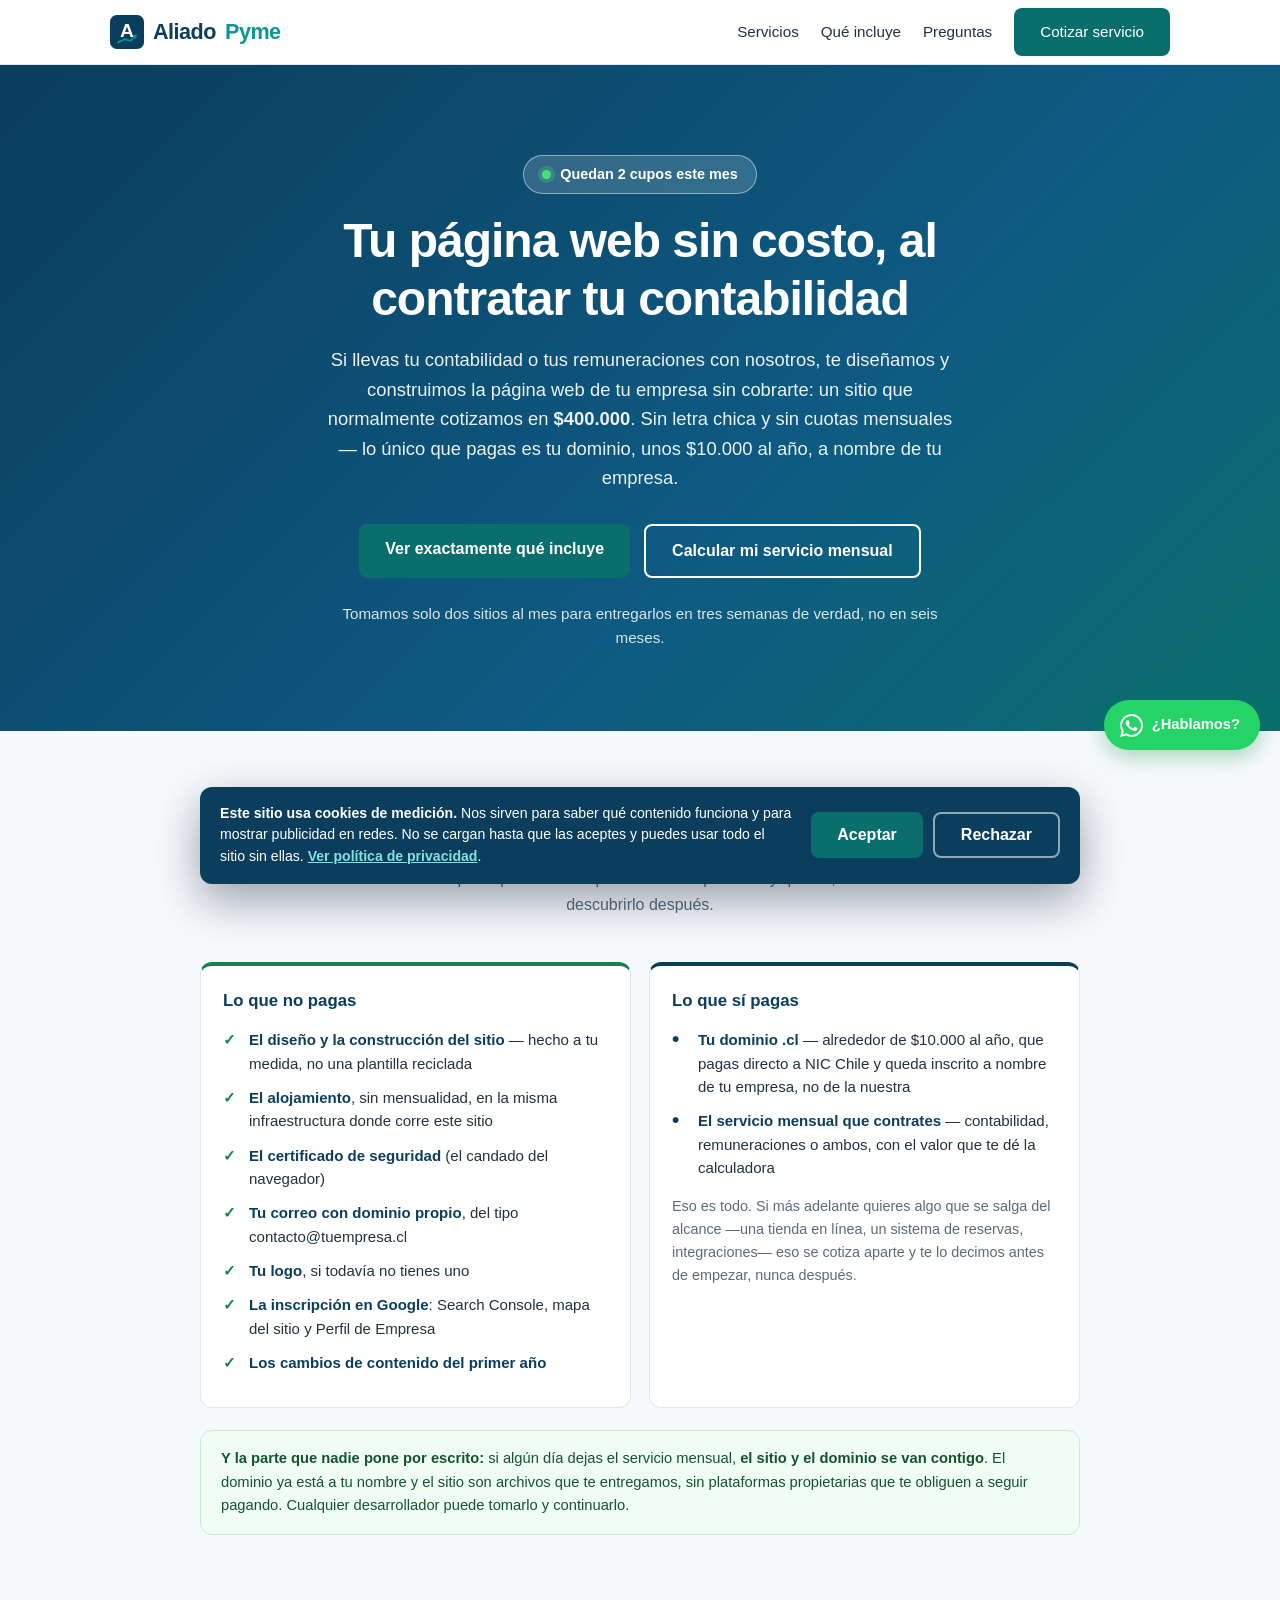
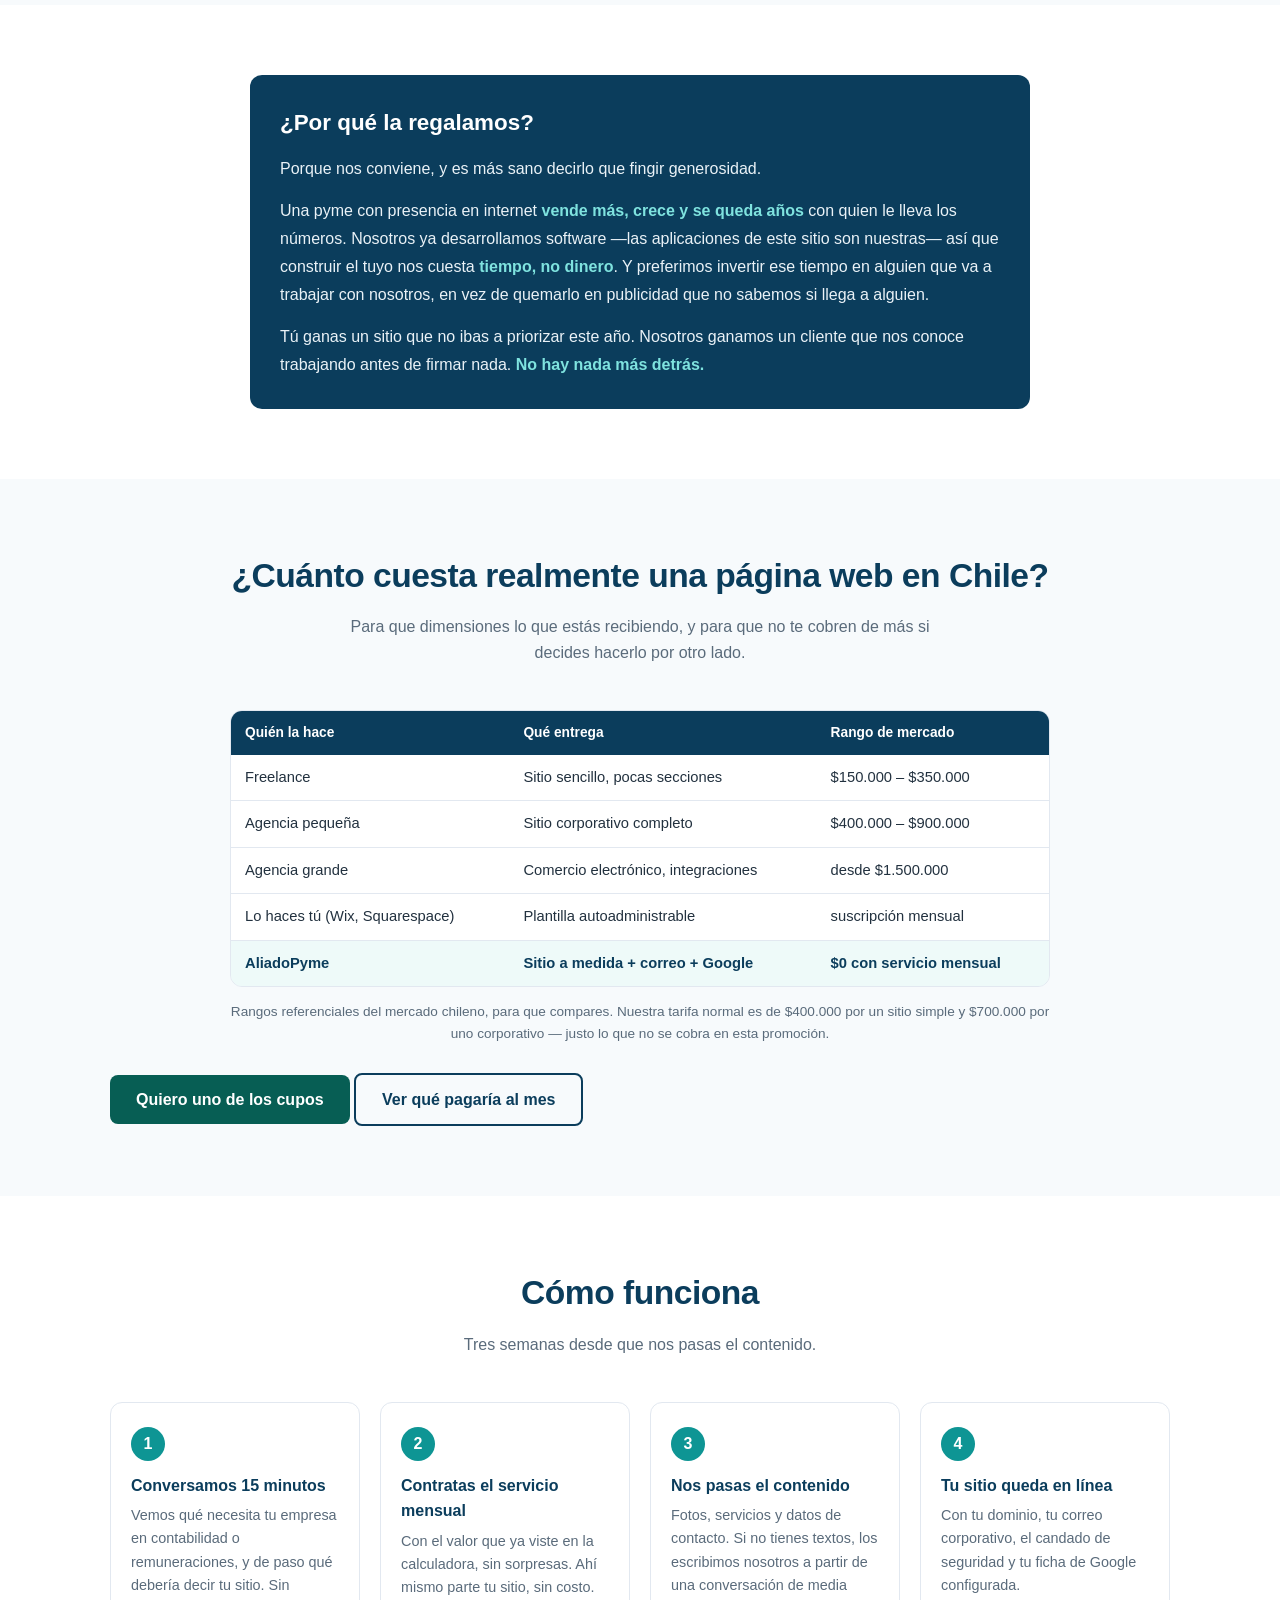
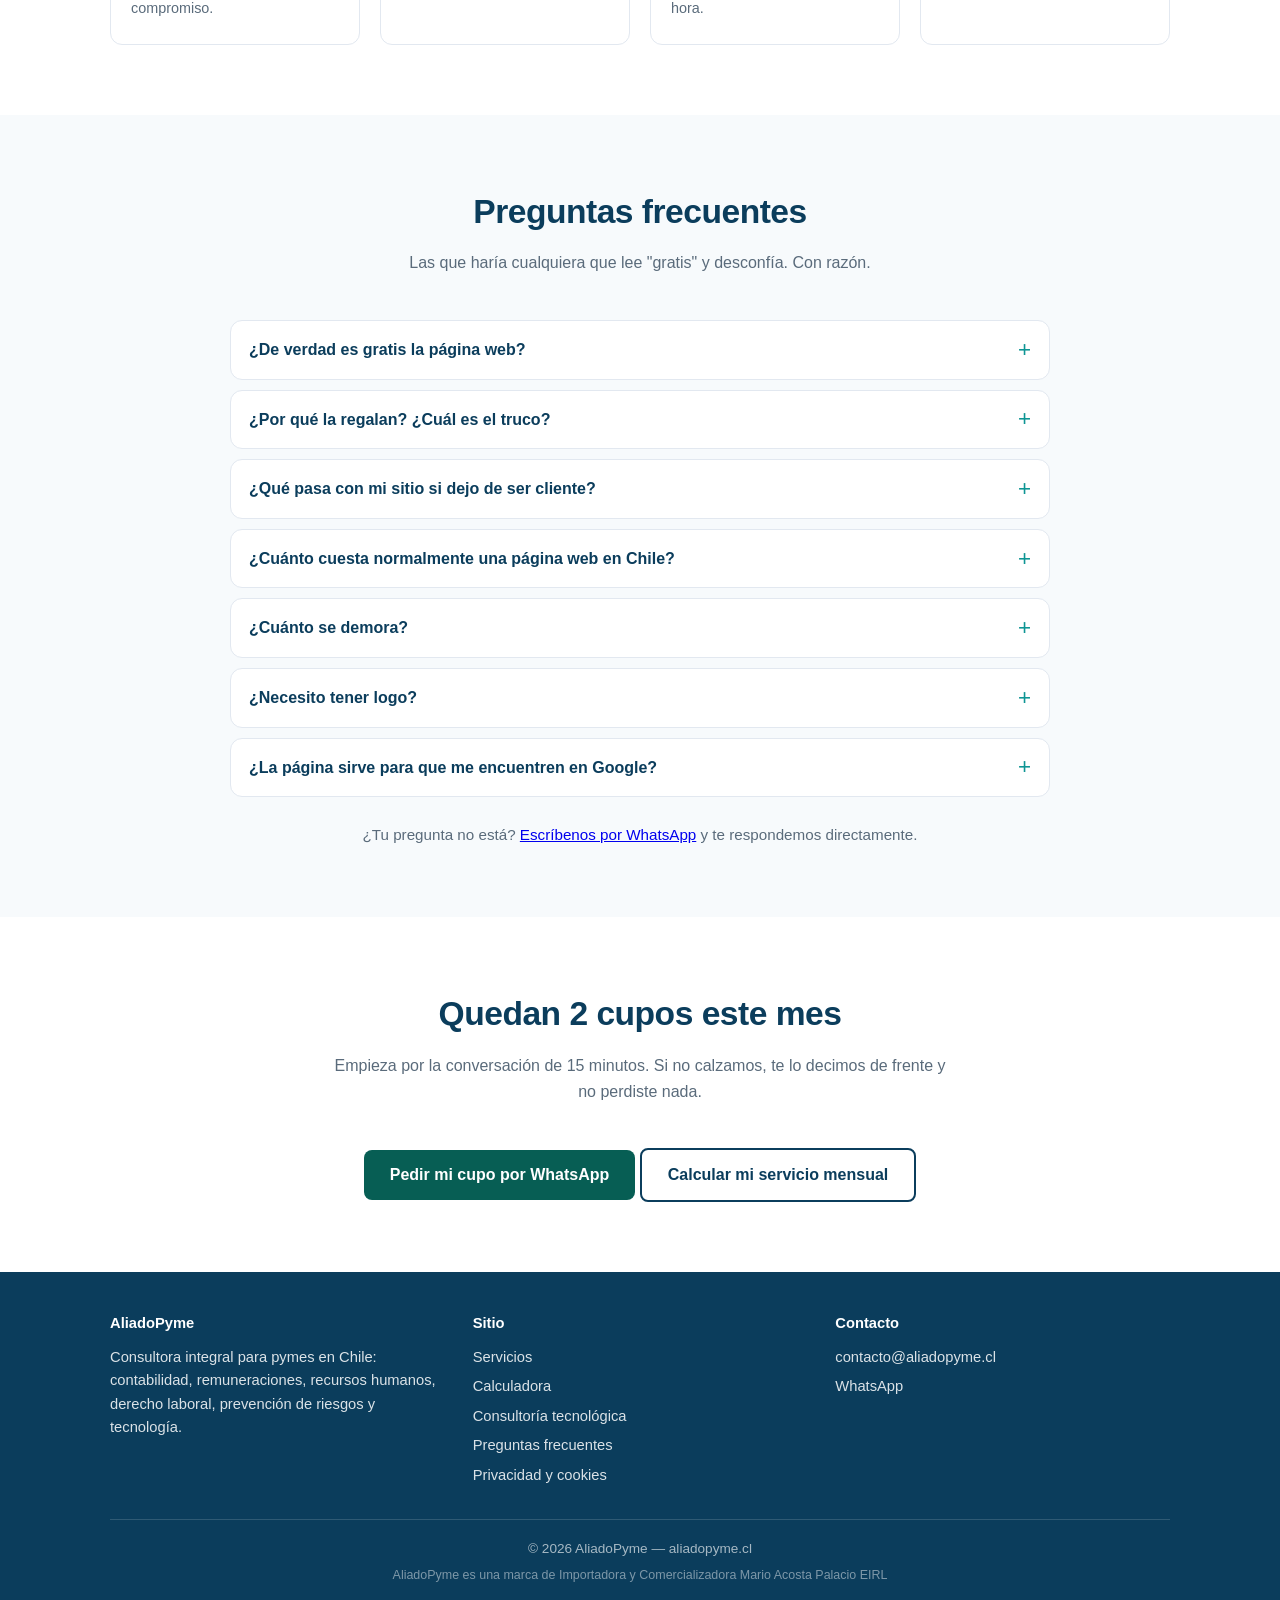
<file: pagina-web-gratis.html>
<!DOCTYPE html>
<html lang="es">
<head>
  <meta charset="UTF-8">
  <meta name="viewport" content="width=device-width, initial-scale=1.0">
  <title>Página Web Gratis para tu Pyme en Chile | AliadoPyme</title>
  <meta name="description" content="Te hacemos la página web de tu pyme sin costo al contratar tu contabilidad o remuneraciones. Un sitio que cotizamos en $400.000, sin letra chica. 2 cupos al mes.">
  <meta property="og:title" content="Tu página web sin costo, al contratar tu contabilidad">
  <meta property="og:description" content="Un sitio propio para tu pyme, diseñado a medida y sin letra chica: solo pagas el dominio. 2 cupos al mes.">
  <meta property="og:url" content="https://aliadopyme.cl/pagina-web-gratis.html">
  <meta property="og:type" content="website">
  <meta property="og:locale" content="es_CL">
  <meta property="og:site_name" content="AliadoPyme">
  <meta property="og:image" content="https://aliadopyme.cl/img/og-image.png">
  <meta property="og:image:width" content="1200">
  <meta property="og:image:height" content="630">
  <meta name="twitter:card" content="summary_large_image">
  <meta name="twitter:title" content="Tu página web sin costo, al contratar tu contabilidad">
  <meta name="twitter:description" content="Un sitio propio para tu pyme, diseñado a medida y sin letra chica: solo pagas el dominio.">
  <meta name="twitter:image" content="https://aliadopyme.cl/img/og-image.png">
  <link rel="canonical" href="https://aliadopyme.cl/pagina-web-gratis.html">
  <link rel="icon" type="image/svg+xml" href="img/logo-icon.svg">
  <link rel="stylesheet" href="css/styles.css?v=20261024">

  <script type="application/ld+json">
  {
    "@context": "https://schema.org",
    "@graph": [
      {
        "@type": "Service",
        "name": "Página web para pymes sin costo",
        "serviceType": "Diseño y desarrollo de sitios web",
        "description": "Diseño, construcción y alojamiento de la página web de una pyme chilena, sin costo para quienes contratan el servicio mensual de contabilidad o remuneraciones. Incluye diseño a medida, versión para teléfono, correo con dominio propio, certificado de seguridad, ficha en Google y datos estructurados.",
        "url": "https://aliadopyme.cl/pagina-web-gratis.html",
        "areaServed": { "@type": "Country", "name": "Chile" },
        "provider": {
          "@type": "ProfessionalService",
          "name": "AliadoPyme",
          "legalName": "Importadora y Comercializadora Mario Acosta Palacio EIRL",
          "url": "https://aliadopyme.cl/"
        },
        "offers": {
          "@type": "Offer",
          "price": "0",
          "priceCurrency": "CLP",
          "description": "Sin costo al contratar el servicio mensual de contabilidad o remuneraciones. El cliente paga únicamente su dominio .cl, a su nombre y directo a NIC Chile.",
          "eligibleCustomerType": "https://schema.org/Business",
          "availability": "https://schema.org/LimitedAvailability"
        }
      },
      {
        "@type": "BreadcrumbList",
        "itemListElement": [
          { "@type": "ListItem", "position": 1, "name": "Inicio", "item": "https://aliadopyme.cl/" },
          { "@type": "ListItem", "position": 2, "name": "Página web gratis", "item": "https://aliadopyme.cl/pagina-web-gratis.html" }
        ]
      },
      {
        "@type": "FAQPage",
        "mainEntity": [
          {
            "@type": "Question",
            "name": "¿De verdad es gratis la página web?",
            "acceptedAnswer": { "@type": "Answer", "text": "El diseño, la construcción y el alojamiento del sitio no se cobran si contratas con nosotros el servicio mensual de contabilidad o de remuneraciones. Es un sitio que normalmente cotizamos en 400.000 pesos. Lo único que pagas por fuera es tu dominio, alrededor de 10.000 pesos al año, que va directo a NIC Chile y queda inscrito a nombre de tu empresa, no del nuestro. No hay cobros ocultos ni cuotas mensuales por el sitio." }
          },
          {
            "@type": "Question",
            "name": "¿Por qué la regalan? ¿Cuál es el truco?",
            "acceptedAnswer": { "@type": "Answer", "text": "No hay truco, hay un interés nuestro que conviene decir en voz alta: una pyme con presencia en internet vende más, crece y se transforma en un cliente que se queda años. Nosotros ya desarrollamos software y construimos este mismo sitio, así que hacer el tuyo nos cuesta tiempo, no dinero. Preferimos invertir ese tiempo en alguien que va a trabajar con nosotros antes que gastarlo en publicidad. Si en algún momento dejas el servicio mensual, el sitio y el dominio quedan tuyos: te entregamos los archivos y los accesos." }
          },
          {
            "@type": "Question",
            "name": "¿Qué pasa con mi sitio si dejo de ser cliente?",
            "acceptedAnswer": { "@type": "Answer", "text": "Se va contigo. El dominio está a nombre de tu empresa desde el primer día y el sitio son archivos que te entregamos, sin candados ni plataformas propietarias que te obliguen a seguir pagando. Cualquier otro desarrollador puede tomarlo y seguir trabajándolo. No usamos sistemas que secuestren tu sitio." }
          },
          {
            "@type": "Question",
            "name": "¿Cuánto cuesta normalmente una página web en Chile?",
            "acceptedAnswer": { "@type": "Answer", "text": "Como referencia del mercado: un sitio sencillo hecho por un freelance suele ir entre 150.000 y 350.000 pesos; un sitio corporativo con agencia, entre 400.000 y 900.000; y un comercio electrónico completo parte sobre el millón y medio. Las plataformas para armarlo uno mismo, como Wix o Squarespace, cobran una suscripción mensual que a tres años suele terminar costando más que un sitio propio. Nosotros cotizamos un sitio simple en 400.000 pesos y uno corporativo en 700.000, que es justo lo que no cobramos en esta promoción." }
          },
          {
            "@type": "Question",
            "name": "¿Cuánto se demora?",
            "acceptedAnswer": { "@type": "Answer", "text": "Entre dos y tres semanas desde que nos entregas el contenido, que es la parte que suele demorar más: las fotos, los textos y la información de tus servicios. Si no tienes textos, los redactamos nosotros a partir de una conversación de media hora. Tomamos dos sitios al mes para poder cumplir ese plazo de verdad." }
          },
          {
            "@type": "Question",
            "name": "¿Necesito tener logo?",
            "acceptedAnswer": { "@type": "Answer", "text": "No. Si no tienes, te diseñamos uno y te entregamos los archivos en los formatos que vas a necesitar para redes sociales, documentos y el propio sitio. Si ya tienes, trabajamos con el tuyo." }
          },
          {
            "@type": "Question",
            "name": "¿La página sirve para que me encuentren en Google?",
            "acceptedAnswer": { "@type": "Answer", "text": "Esa es la idea y por eso no entregamos solo el diseño. El sitio se construye con las etiquetas y los datos estructurados que Google necesita para entender de qué se trata tu negocio, se inscribe en Search Console, se le carga el mapa del sitio y se configura tu Perfil de Empresa de Google para que aparezcas en el mapa y en las búsquedas locales. Aparecer primero toma meses y depende de tu rubro y tu competencia, así que no prometemos posiciones: lo que sí garantizamos es que el sitio queda técnicamente bien hecho para competir." }
          }
        ]
      }
    ]
  }
  </script>

  <style>
    /* ---------- el trato, en dos columnas ---------- */
    .trato {
      display: grid;
      grid-template-columns: repeat(auto-fit, minmax(280px, 1fr));
      gap: 18px;
      max-width: 880px;
      margin: 0 auto;
    }
    .trato-col {
      background: var(--blanco);
      border: 1px solid var(--borde);
      border-radius: var(--radio);
      padding: 22px;
    }
    .trato-col.no { border-top: 4px solid var(--exito); }
    .trato-col.si { border-top: 4px solid var(--azul); }
    .trato-col h3 { color: var(--azul); font-size: 1.05rem; margin-bottom: 14px; }
    .trato-col ul { list-style: none; }
    .trato-col li {
      padding-left: 26px;
      position: relative;
      margin-bottom: 11px;
      font-size: 0.94rem;
      line-height: 1.55;
      color: var(--texto);
    }
    .trato-col li::before {
      position: absolute;
      left: 0;
      top: 0;
      font-weight: 700;
    }
    .trato-col.no li::before { content: "✓"; color: var(--exito); }
    .trato-col.si li::before { content: "•"; color: var(--azul); font-size: 1.3rem; line-height: 1.1; }
    .trato-col li b { color: var(--azul); }

    .sin-letra-chica {
      max-width: 880px;
      margin: 22px auto 0;
      background: #f0fdf4;
      border: 1px solid #bbf0cd;
      border-radius: var(--radio);
      padding: 16px 20px;
      font-size: 0.92rem;
      line-height: 1.6;
      color: #14532d;
    }
    .sin-letra-chica b { color: #14532d; }

    /* ---------- cupos ---------- */
    .cupos {
      display: inline-flex;
      align-items: center;
      gap: 9px;
      background: rgba(255, 255, 255, 0.16);
      border: 1px solid rgba(255, 255, 255, 0.45);
      border-radius: 999px;
      padding: 7px 18px;
      font-size: 0.9rem;
      font-weight: 600;
      margin-bottom: 18px;
    }
    .cupos .luz {
      width: 9px; height: 9px; border-radius: 50%;
      background: #4ade80; box-shadow: 0 0 0 4px rgba(74, 222, 128, 0.25);
    }

    /* ---------- tabla de precios de mercado ---------- */
    .marco-tabla { overflow-x: auto; border: 1px solid var(--borde); border-radius: var(--radio); max-width: 820px; margin: 0 auto; }
    .tabla-precios { width: 100%; border-collapse: collapse; font-size: 0.92rem; min-width: 480px; }
    .tabla-precios th {
      text-align: left; background: var(--azul); color: var(--blanco);
      padding: 11px 14px; font-weight: 600; font-size: 0.86rem;
    }
    .tabla-precios td { padding: 11px 14px; border-bottom: 1px solid var(--borde); background: var(--blanco); }
    .tabla-precios tr:last-child td { border-bottom: 0; }
    .tabla-precios .destacada td { background: #eefaf9; font-weight: 600; color: var(--azul); }
    .tabla-precios .num { white-space: nowrap; font-variant-numeric: tabular-nums; }
    .nota-tabla { max-width: 820px; margin: 14px auto 0; font-size: 0.85rem; color: var(--texto-suave); text-align: center; }

    /* ---------- por qué lo hacemos ---------- */
    .franco {
      max-width: 780px; margin: 0 auto;
      background: var(--azul); color: #eaf2f7;
      border-radius: var(--radio); padding: 30px;
    }
    .franco h2 { color: var(--blanco); font-size: 1.4rem; margin-bottom: 14px; }
    .franco p { line-height: 1.75; margin-bottom: 14px; }
    .franco p:last-child { margin-bottom: 0; }
    .franco b { color: #7fe3df; }
  </style>
</head>
<body>

<header>
  <div class="contenedor nav">
    <a class="logo" href="index.html"><img src="img/logo-icon.svg" alt="" width="34" height="34">Aliado<span>Pyme</span></a>
    <nav class="nav-links">
      <a href="index.html#servicios">Servicios</a>
      <a href="#el-trato">Qué incluye</a>
      <a href="#preguntas">Preguntas</a>
      <a href="index.html#calculadora" class="btn">Cotizar servicio</a>
    </nav>
  </div>
</header>

<main>

<!-- ================= HERO ================= -->
<section class="hero">
  <div class="contenedor">
    <span class="cupos"><span class="luz"></span>Quedan 2 cupos este mes</span>
    <h1>Tu página web sin costo, al contratar tu contabilidad</h1>
    <p>Si llevas tu contabilidad o tus remuneraciones con nosotros, te diseñamos y construimos
       la página web de tu empresa sin cobrarte: un sitio que normalmente cotizamos en
       <b>$400.000</b>. Sin letra chica y sin cuotas mensuales — lo único que pagas es tu
       dominio, unos $10.000 al año, a nombre de tu empresa.</p>
    <div class="acciones">
      <a href="#el-trato" class="btn">Ver exactamente qué incluye</a>
      <a href="index.html#calculadora" class="btn btn-secundario">Calcular mi servicio mensual</a>
    </div>
    <p class="hero-apps">Tomamos solo dos sitios al mes para entregarlos en tres semanas de
      verdad, no en seis meses.</p>
  </div>
</section>

<!-- ================= EL TRATO ================= -->
<section id="el-trato">
  <div class="contenedor">
    <h2 class="titulo-seccion">El trato, sin vueltas</h2>
    <p class="subtitulo-seccion">Preferimos que sepas desde el primer minuto qué entra y qué no,
       en vez de descubrirlo después.</p>

    <div class="trato">
      <div class="trato-col no">
        <h3>Lo que no pagas</h3>
        <ul>
          <li><b>El diseño y la construcción del sitio</b> — hecho a tu medida, no una plantilla reciclada</li>
          <li><b>El alojamiento</b>, sin mensualidad, en la misma infraestructura donde corre este sitio</li>
          <li><b>El certificado de seguridad</b> (el candado del navegador)</li>
          <li><b>Tu correo con dominio propio</b>, del tipo contacto@tuempresa.cl</li>
          <li><b>Tu logo</b>, si todavía no tienes uno</li>
          <li><b>La inscripción en Google</b>: Search Console, mapa del sitio y Perfil de Empresa</li>
          <li><b>Los cambios de contenido del primer año</b></li>
        </ul>
      </div>
      <div class="trato-col si">
        <h3>Lo que sí pagas</h3>
        <ul>
          <li><b>Tu dominio .cl</b> — alrededor de $10.000 al año, que pagas directo a NIC Chile y
              queda inscrito a nombre de tu empresa, no de la nuestra</li>
          <li><b>El servicio mensual que contrates</b> — contabilidad, remuneraciones o ambos,
              con el valor que te dé la calculadora</li>
        </ul>
        <p style="margin-top:16px;font-size:0.9rem;color:var(--texto-suave);line-height:1.6">
          Eso es todo. Si más adelante quieres algo que se salga del alcance —una tienda en línea,
          un sistema de reservas, integraciones— eso se cotiza aparte y te lo decimos antes de
          empezar, nunca después.</p>
      </div>
    </div>

    <div class="sin-letra-chica">
      <b>Y la parte que nadie pone por escrito:</b> si algún día dejas el servicio mensual,
      <b>el sitio y el dominio se van contigo</b>. El dominio ya está a tu nombre y el sitio son
      archivos que te entregamos, sin plataformas propietarias que te obliguen a seguir pagando.
      Cualquier desarrollador puede tomarlo y continuarlo.
    </div>
  </div>
</section>

<!-- ================= POR QUÉ ================= -->
<section class="seccion-alt">
  <div class="contenedor">
    <div class="franco">
      <h2>¿Por qué la regalamos?</h2>
      <p>Porque nos conviene, y es más sano decirlo que fingir generosidad.</p>
      <p>Una pyme con presencia en internet <b>vende más, crece y se queda años</b> con quien le
         lleva los números. Nosotros ya desarrollamos software —las aplicaciones de este sitio son
         nuestras— así que construir el tuyo nos cuesta <b>tiempo, no dinero</b>. Y preferimos
         invertir ese tiempo en alguien que va a trabajar con nosotros, en vez de quemarlo en
         publicidad que no sabemos si llega a alguien.</p>
      <p>Tú ganas un sitio que no ibas a priorizar este año. Nosotros ganamos un cliente que nos
         conoce trabajando antes de firmar nada. <b>No hay nada más detrás.</b></p>
    </div>
  </div>
</section>

<!-- ================= CUÁNTO CUESTA NORMALMENTE ================= -->
<section id="cuanto-cuesta">
  <div class="contenedor">
    <h2 class="titulo-seccion">¿Cuánto cuesta realmente una página web en Chile?</h2>
    <p class="subtitulo-seccion">Para que dimensiones lo que estás recibiendo, y para que no te
       cobren de más si decides hacerlo por otro lado.</p>

    <div class="marco-tabla">
      <table class="tabla-precios">
        <thead>
          <tr><th>Quién la hace</th><th>Qué entrega</th><th class="num">Rango de mercado</th></tr>
        </thead>
        <tbody>
          <tr>
            <td>Freelance</td>
            <td>Sitio sencillo, pocas secciones</td>
            <td class="num">$150.000 – $350.000</td>
          </tr>
          <tr>
            <td>Agencia pequeña</td>
            <td>Sitio corporativo completo</td>
            <td class="num">$400.000 – $900.000</td>
          </tr>
          <tr>
            <td>Agencia grande</td>
            <td>Comercio electrónico, integraciones</td>
            <td class="num">desde $1.500.000</td>
          </tr>
          <tr>
            <td>Lo haces tú (Wix, Squarespace)</td>
            <td>Plantilla autoadministrable</td>
            <td class="num">suscripción mensual</td>
          </tr>
          <tr class="destacada">
            <td>AliadoPyme</td>
            <td>Sitio a medida + correo + Google</td>
            <td class="num">$0 con servicio mensual</td>
          </tr>
        </tbody>
      </table>
    </div>

    <p class="nota-tabla">Rangos referenciales del mercado chileno, para que compares.
      Nuestra tarifa normal es de $400.000 por un sitio simple y $700.000 por uno corporativo
      — justo lo que no se cobra en esta promoción.</p>

    <div class="acciones" style="justify-content:center;margin-top:28px">
      <a id="cta-whatsapp-1" class="btn btn-whatsapp" target="_blank" rel="noopener">Quiero uno de los cupos</a>
      <a href="index.html#calculadora" class="btn btn-secundario">Ver qué pagaría al mes</a>
    </div>
  </div>
</section>

<!-- ================= CÓMO FUNCIONA ================= -->
<section class="seccion-alt">
  <div class="contenedor">
    <h2 class="titulo-seccion">Cómo funciona</h2>
    <p class="subtitulo-seccion">Tres semanas desde que nos pasas el contenido.</p>
    <div class="pasos-proceso">
      <div class="paso-item">
        <span class="numero">1</span>
        <h3 class="paso-titulo">Conversamos 15 minutos</h3>
        <p>Vemos qué necesita tu empresa en contabilidad o remuneraciones, y de paso qué debería
           decir tu sitio. Sin compromiso.</p>
      </div>
      <div class="paso-item">
        <span class="numero">2</span>
        <h3 class="paso-titulo">Contratas el servicio mensual</h3>
        <p>Con el valor que ya viste en la calculadora, sin sorpresas. Ahí mismo parte tu sitio,
           sin costo.</p>
      </div>
      <div class="paso-item">
        <span class="numero">3</span>
        <h3 class="paso-titulo">Nos pasas el contenido</h3>
        <p>Fotos, servicios y datos de contacto. Si no tienes textos, los escribimos nosotros a
           partir de una conversación de media hora.</p>
      </div>
      <div class="paso-item">
        <span class="numero">4</span>
        <h3 class="paso-titulo">Tu sitio queda en línea</h3>
        <p>Con tu dominio, tu correo corporativo, el candado de seguridad y tu ficha de Google
           configurada.</p>
      </div>
    </div>
  </div>
</section>

<!-- ================= PREGUNTAS ================= -->
<section id="preguntas">
  <div class="contenedor">
    <h2 class="titulo-seccion">Preguntas frecuentes</h2>
    <p class="subtitulo-seccion">Las que haría cualquiera que lee "gratis" y desconfía. Con razón.</p>

    <div class="faq">
      <details>
        <summary>¿De verdad es gratis la página web?</summary>
        <div class="respuesta">
          <p>El diseño, la construcción y el alojamiento no se cobran si contratas con nosotros el
             servicio mensual de contabilidad o de remuneraciones. Es un sitio que normalmente
             cotizamos en <b>$400.000</b>.</p>
          <p>Lo único que pagas por fuera es tu dominio, alrededor de <b>$10.000 al año</b>, que va
             directo a NIC Chile y queda inscrito a nombre de tu empresa, no de la nuestra. No hay
             cobros ocultos ni cuotas mensuales por el sitio.</p>
        </div>
      </details>

      <details>
        <summary>¿Por qué la regalan? ¿Cuál es el truco?</summary>
        <div class="respuesta">
          <p>No hay truco, hay un interés nuestro que conviene decir en voz alta: una pyme con
             presencia en internet vende más, crece y se transforma en un cliente que se queda
             años.</p>
          <p>Nosotros ya desarrollamos software y construimos este mismo sitio, así que hacer el
             tuyo nos cuesta tiempo, no dinero. Preferimos invertir ese tiempo en alguien que va a
             trabajar con nosotros antes que gastarlo en publicidad.</p>
        </div>
      </details>

      <details>
        <summary>¿Qué pasa con mi sitio si dejo de ser cliente?</summary>
        <div class="respuesta">
          <p>Se va contigo. El dominio está a nombre de tu empresa desde el primer día, y el sitio
             son archivos que te entregamos, sin candados ni plataformas propietarias que te
             obliguen a seguir pagando.</p>
          <p>Cualquier otro desarrollador puede tomarlo y seguir trabajándolo. No usamos sistemas
             que secuestren tu sitio.</p>
        </div>
      </details>

      <details>
        <summary>¿Cuánto cuesta normalmente una página web en Chile?</summary>
        <div class="respuesta">
          <p>Como referencia del mercado: un sitio sencillo hecho por un freelance suele ir entre
             <b>$150.000 y $350.000</b>; un sitio corporativo con agencia, entre <b>$400.000 y
             $900.000</b>; y un comercio electrónico completo parte sobre el millón y medio.</p>
          <p>Las plataformas para armarlo uno mismo, como Wix o Squarespace, cobran una suscripción
             mensual que a tres años suele terminar costando más que un sitio propio.</p>
          <p>Nosotros cotizamos un sitio simple en $400.000 y uno corporativo en $700.000, que es
             justo lo que no cobramos acá. Lo puedes ver en nuestro
             <a href="tecnologia.html#cotizador-ti">cotizador de tecnología</a>.</p>
        </div>
      </details>

      <details>
        <summary>¿Cuánto se demora?</summary>
        <div class="respuesta">
          <p>Entre dos y tres semanas desde que nos entregas el contenido, que es la parte que
             suele demorar más: las fotos, los textos y la información de tus servicios.</p>
          <p>Si no tienes textos, los redactamos nosotros a partir de una conversación de media
             hora. Tomamos <b>dos sitios al mes</b> justamente para poder cumplir ese plazo de
             verdad.</p>
        </div>
      </details>

      <details>
        <summary>¿Necesito tener logo?</summary>
        <div class="respuesta">
          <p>No. Si no tienes, te diseñamos uno y te entregamos los archivos en los formatos que
             vas a necesitar para redes sociales, documentos y el propio sitio. Si ya tienes,
             trabajamos con el tuyo.</p>
        </div>
      </details>

      <details>
        <summary>¿La página sirve para que me encuentren en Google?</summary>
        <div class="respuesta">
          <p>Esa es la idea, y por eso no entregamos solo el diseño. El sitio se construye con las
             etiquetas y los datos estructurados que Google necesita para entender de qué se trata
             tu negocio, se inscribe en Search Console, se le carga el mapa del sitio y se
             configura tu Perfil de Empresa para que aparezcas en el mapa y en las búsquedas
             locales.</p>
          <p>Aparecer primero toma meses y depende de tu rubro y tu competencia, así que
             <b>no prometemos posiciones</b>. Lo que sí garantizamos es que el sitio queda
             técnicamente bien hecho para competir.</p>
        </div>
      </details>
    </div>

    <p class="faq-pie">¿Tu pregunta no está?
      <a id="cta-whatsapp-2" target="_blank" rel="noopener">Escríbenos por WhatsApp</a> y te
      respondemos directamente.</p>
  </div>
</section>

<!-- ================= CIERRE ================= -->
<section class="seccion-alt">
  <div class="contenedor" style="text-align:center">
    <h2 class="titulo-seccion">Quedan 2 cupos este mes</h2>
    <p class="subtitulo-seccion">Empieza por la conversación de 15 minutos. Si no calzamos, te lo
       decimos de frente y no perdiste nada.</p>
    <div class="acciones" style="justify-content:center">
      <a id="cta-whatsapp-3" class="btn btn-whatsapp" target="_blank" rel="noopener">Pedir mi cupo por WhatsApp</a>
      <a href="index.html#calculadora" class="btn btn-secundario">Calcular mi servicio mensual</a>
    </div>
  </div>
</section>

</main>

<footer>
  <div class="contenedor">
    <div class="footer-grid">
      <div>
        <h4>AliadoPyme</h4>
        <p>Consultora integral para pymes en Chile: contabilidad, remuneraciones, recursos
           humanos, derecho laboral, prevención de riesgos y tecnología.</p>
      </div>
      <div>
        <h4>Sitio</h4>
        <ul>
          <li><a href="index.html#servicios">Servicios</a></li>
          <li><a href="index.html#calculadora">Calculadora</a></li>
          <li><a href="tecnologia.html">Consultoría tecnológica</a></li>
          <li><a href="index.html#preguntas">Preguntas frecuentes</a></li>
          <li><a href="privacidad.html">Privacidad y cookies</a></li>
        </ul>
      </div>
      <div>
        <h4>Contacto</h4>
        <ul>
          <li><a id="footer-email" href="#">Correo electrónico</a></li>
          <li><a id="footer-whatsapp" href="#" target="_blank" rel="noopener">WhatsApp</a></li>
        </ul>
      </div>
    </div>
    <div class="footer-final">© 2026 AliadoPyme — aliadopyme.cl</div>
    <div class="footer-razon">AliadoPyme es una marca de Importadora y Comercializadora Mario Acosta Palacio EIRL</div>
  </div>
</footer>

<script src="js/config.js?v=20261013"></script>
<script>
  document.getElementById("footer-email").href = "mailto:" + CONFIG.EMAIL;
  document.getElementById("footer-email").textContent = CONFIG.EMAIL;
  document.getElementById("footer-whatsapp").href = "https://wa.me/" + CONFIG.WHATSAPP;

  var msg = encodeURIComponent(
    "Hola AliadoPyme, vi lo de la página web sin costo y quiero uno de los cupos. " +
    "Mi empresa es: ");
  ["cta-whatsapp-1", "cta-whatsapp-2", "cta-whatsapp-3"].forEach(function (id) {
    var a = document.getElementById(id);
    if (a) a.href = "https://wa.me/" + CONFIG.WHATSAPP + "?text=" + msg;
  });
</script>
<script src="js/cookies.js?v=20261013"></script>
<script src="js/meta-pixel.js?v=20261024"></script>
<script src="js/whatsapp.js?v=20261024"></script>
</body>
</html>
</file>
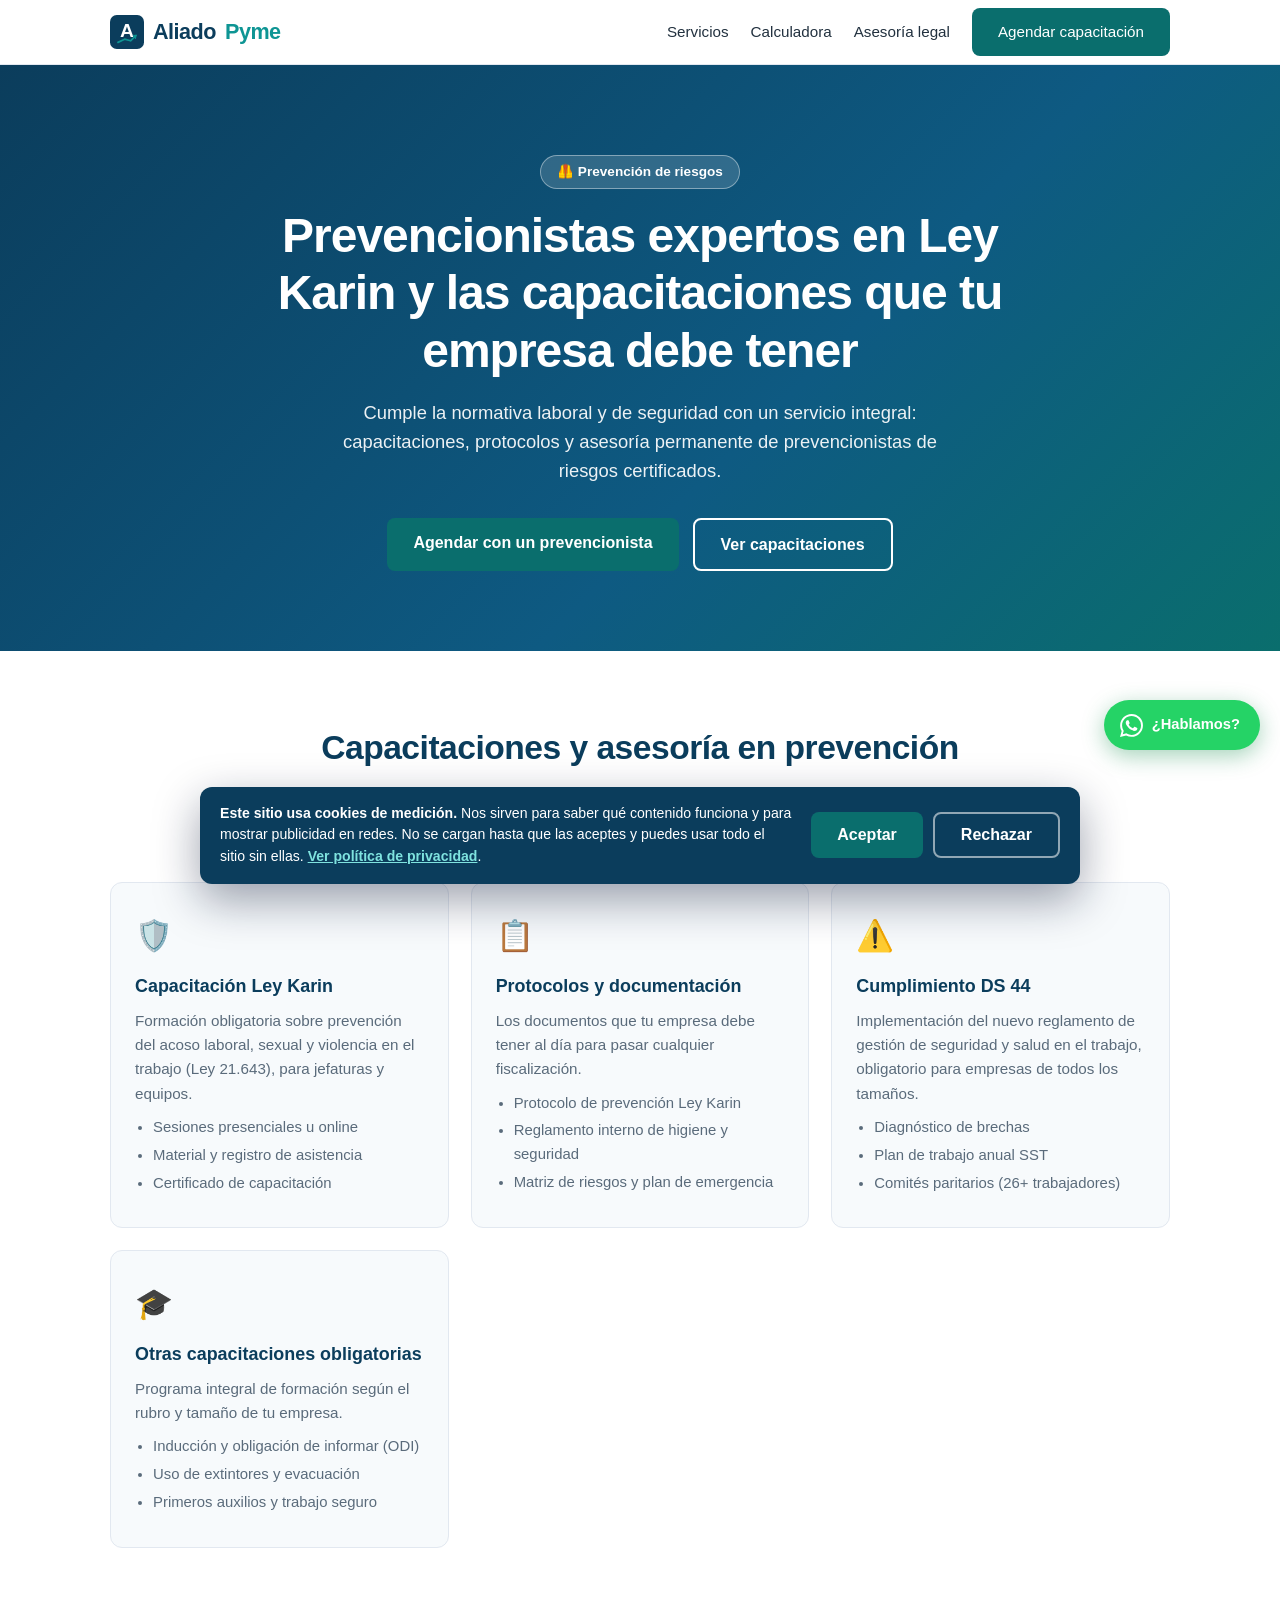
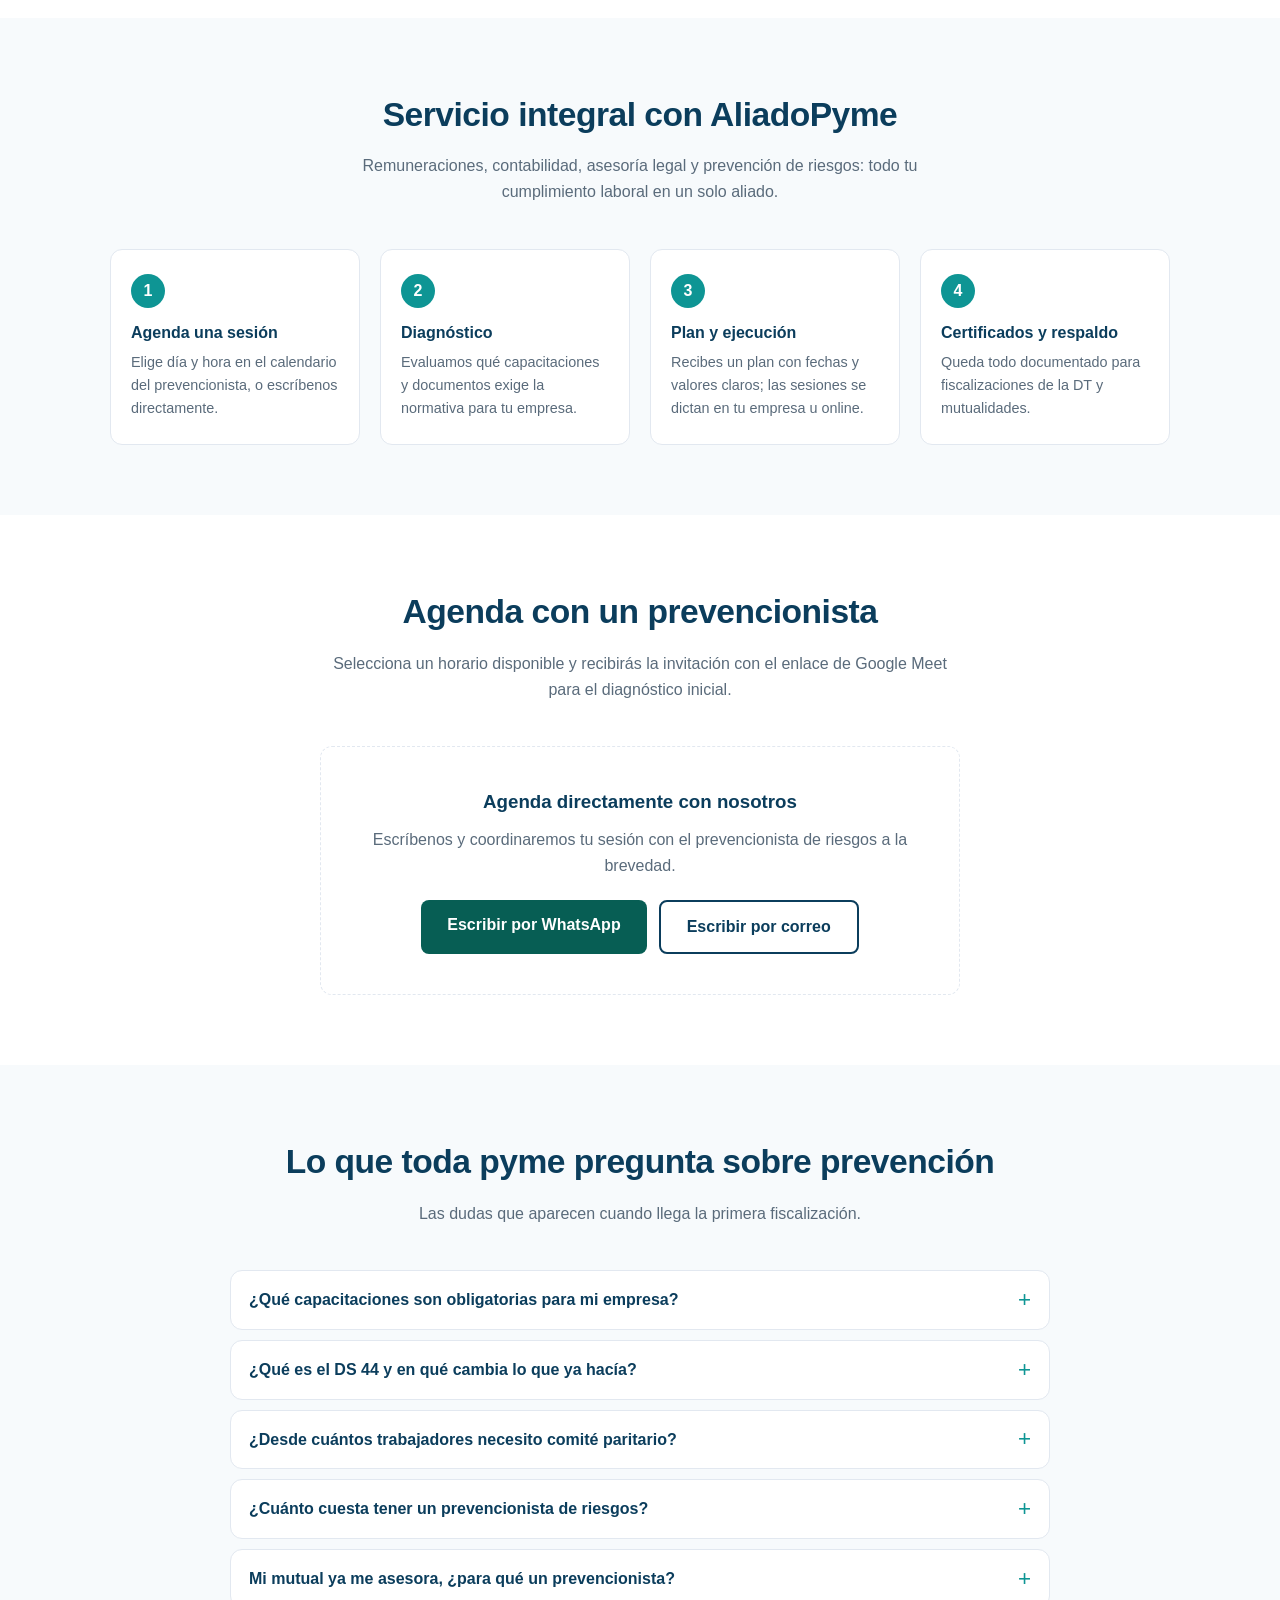
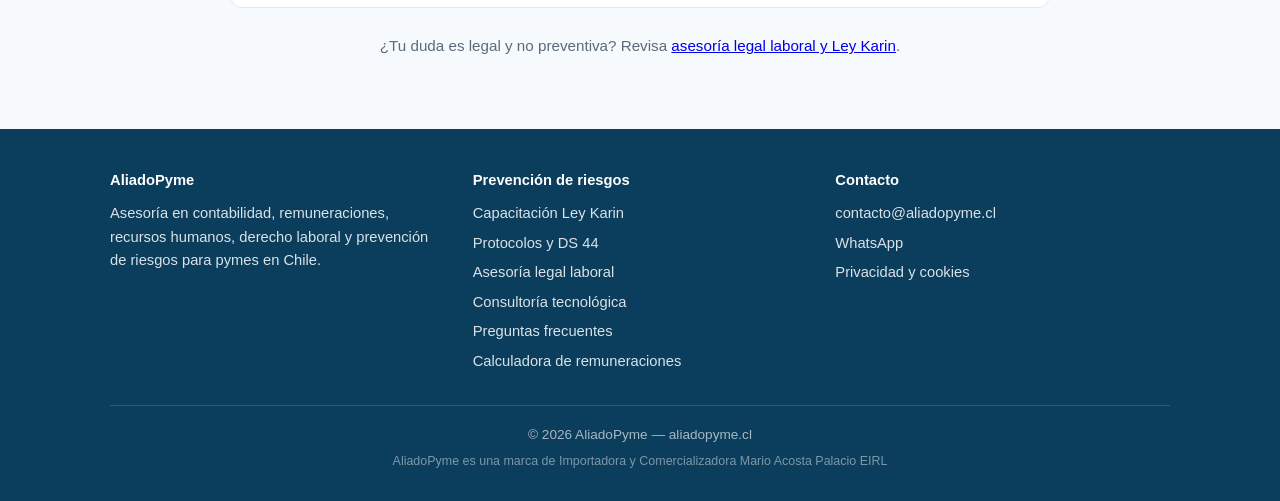
<file: prevencion.html>
<!DOCTYPE html>
<html lang="es">
<head>
  <meta charset="UTF-8">
  <meta name="viewport" content="width=device-width, initial-scale=1.0">
  <title>Prevencionista de Riesgos para Pymes: Ley Karin y DS 44 | AliadoPyme</title>
  <meta name="description" content="Prevencionistas de riesgos para pymes: capacitación Ley Karin, protocolos del DS 44, comité paritario y documentación al día. Agenda una sesión con un experto.">
  <meta property="og:title" content="Prevención de Riesgos y Capacitaciones — AliadoPyme">
  <meta property="og:description" content="Capacitación Ley Karin, protocolos y DS 44 con prevencionistas certificados. Agenda tu sesión.">
  <meta property="og:url" content="https://aliadopyme.cl/prevencion.html">
  <meta property="og:type" content="website">
  <meta property="og:locale" content="es_CL">
  <meta property="og:site_name" content="AliadoPyme">
  <meta property="og:image" content="https://aliadopyme.cl/img/og-image.png">
  <meta property="og:image:width" content="1200">
  <meta property="og:image:height" content="630">
  <meta name="twitter:card" content="summary_large_image">
  <meta name="twitter:title" content="Prevención de Riesgos y Capacitaciones — AliadoPyme">
  <meta name="twitter:description" content="Capacitación Ley Karin, protocolos y DS 44 con prevencionistas certificados.">
  <meta name="twitter:image" content="https://aliadopyme.cl/img/og-image.png">
  <link rel="canonical" href="https://aliadopyme.cl/prevencion.html">
  <link rel="icon" type="image/svg+xml" href="img/logo-icon.svg">
  <link rel="stylesheet" href="css/styles.css?v=20261017c">

  <script type="application/ld+json">
  {
    "@context": "https://schema.org",
    "@graph": [
      {
        "@type": "Service",
        "name": "Prevención de riesgos y capacitaciones para pymes",
        "serviceType": "Prevención de riesgos laborales",
        "description": "Prevencionistas de riesgos para pymes chilenas: capacitación y protocolo de Ley Karin, gestión preventiva del DS 44, comité paritario, matriz de riesgos y documentación al día para fiscalizaciones.",
        "url": "https://aliadopyme.cl/prevencion.html",
        "areaServed": { "@type": "Country", "name": "Chile" },
        "provider": { "@type": "ProfessionalService", "name": "AliadoPyme", "url": "https://aliadopyme.cl/" }
      },
      {
        "@type": "BreadcrumbList",
        "itemListElement": [
          { "@type": "ListItem", "position": 1, "name": "Inicio", "item": "https://aliadopyme.cl/" },
          { "@type": "ListItem", "position": 2, "name": "Prevención de riesgos", "item": "https://aliadopyme.cl/prevencion.html" }
        ]
      },
      {
        "@type": "FAQPage",
        "mainEntity": [
          {
            "@type": "Question",
            "name": "¿Qué capacitaciones son obligatorias para mi empresa?",
            "acceptedAnswer": { "@type": "Answer", "text": "Las que aplican a casi toda empresa con trabajadores son la obligación de informar los riesgos laborales a cada trabajador (el llamado derecho a saber), la capacitación y difusión del protocolo de prevención del acoso y la violencia en el trabajo que exige la Ley Karin, y la capacitación asociada al riesgo propio de tu actividad, que cambia si eres oficina, taller, bodega, obra o transporte. Si la empresa tiene comité paritario, sus integrantes además deben estar capacitados." }
          },
          {
            "@type": "Question",
            "name": "¿Qué es el DS 44 y en qué cambia lo que ya hacía?",
            "acceptedAnswer": { "@type": "Answer", "text": "El Decreto Supremo 44 reemplazó al antiguo DS 40 como reglamento sobre gestión preventiva de los riesgos laborales. El cambio de fondo es que ya no basta con tener documentos archivados: se exige un sistema de gestión con identificación de peligros y evaluación de riesgos, medidas de control, participación de los trabajadores y revisión periódica. Para una pyme eso significa pasar de carpetas a un programa que se actualiza y que deja registro de que se aplicó." }
          },
          {
            "@type": "Question",
            "name": "¿Desde cuántos trabajadores necesito comité paritario?",
            "acceptedAnswer": { "@type": "Answer", "text": "Las empresas, faenas, sucursales o agencias con más de 25 trabajadores deben constituir Comité Paritario de Higiene y Seguridad, según la Ley 16.744. El cálculo es por centro de trabajo, no solo por empresa completa, así que una empresa con varias sucursales puede necesitar más de un comité. Con menos trabajadores no hay comité, pero sí se mantienen el resto de las obligaciones preventivas." }
          },
          {
            "@type": "Question",
            "name": "¿Cuánto cuesta tener un prevencionista de riesgos?",
            "acceptedAnswer": { "@type": "Answer", "text": "Se cobra un valor mensual por tramo según la cantidad de trabajadores, que incluye las visitas a terreno y mantener la documentación al día. Como referencia real de mercado, una empresa de alrededor de 44 trabajadores con visita semanal y toda la documentación gestionada está en el orden de los 260.000 pesos mensuales. En la calculadora del sitio puedes ver el tramo que te corresponde antes de hablar con nosotros." }
          },
          {
            "@type": "Question",
            "name": "Mi mutual ya me asesora, ¿para qué un prevencionista?",
            "acceptedAnswer": { "@type": "Answer", "text": "La mutual capacita, asesora y entrega material, y hay que aprovecharla. Lo que la mutual no hace es el trabajo de todos los meses dentro de tu empresa: levantar la matriz de riesgos de tus puestos reales, mantener los registros firmados, preparar al comité paritario, dejar la carpeta lista para una fiscalización y responder cuando ocurre un accidente. Esa parte es la que hace el prevencionista y es la que miran la Dirección del Trabajo y la Seremi de Salud cuando llegan." }
          }
        ]
      }
    ]
  }
  </script>
</head>
<body>

<header>
  <div class="contenedor nav">
    <a class="logo" href="index.html"><img src="img/logo-icon.svg" alt="" width="34" height="34">Aliado<span>Pyme</span></a>
    <nav class="nav-links">
      <a href="index.html#servicios">Servicios</a>
      <a href="index.html#calculadora">Calculadora</a>
      <a href="legal.html">Asesoría legal</a>
      <a href="#agenda" class="btn">Agendar capacitación</a>
    </nav>
  </div>
</header>

<main>

<!-- ================= HERO ================= -->
<section class="hero">
  <div class="contenedor">
    <span class="badge">🦺 Prevención de riesgos</span>
    <h1>Prevencionistas expertos en Ley Karin y las capacitaciones que tu empresa debe tener</h1>
    <p>Cumple la normativa laboral y de seguridad con un servicio integral: capacitaciones,
       protocolos y asesoría permanente de prevencionistas de riesgos certificados.</p>
    <div class="acciones">
      <a href="#agenda" class="btn">Agendar con un prevencionista</a>
      <a href="#servicios-prevencion" class="btn btn-secundario">Ver capacitaciones</a>
    </div>
  </div>
</section>

<!-- ================= SERVICIOS ================= -->
<section id="servicios-prevencion" class="seccion-alt">
  <div class="contenedor">
    <h2 class="titulo-seccion">Capacitaciones y asesoría en prevención</h2>
    <p class="subtitulo-seccion">Todo lo que la normativa exige a tu empresa, dictado por
       prevencionistas de riesgos con experiencia en terreno.</p>

    <div class="grid-servicios">
      <div class="tarjeta">
        <span class="icono">🛡️</span>
        <h3>Capacitación Ley Karin</h3>
        <p>Formación obligatoria sobre prevención del acoso laboral, sexual y violencia en el
           trabajo (Ley 21.643), para jefaturas y equipos.</p>
        <ul>
          <li>Sesiones presenciales u online</li>
          <li>Material y registro de asistencia</li>
          <li>Certificado de capacitación</li>
        </ul>
      </div>

      <div class="tarjeta">
        <span class="icono">📋</span>
        <h3>Protocolos y documentación</h3>
        <p>Los documentos que tu empresa debe tener al día para pasar cualquier fiscalización.</p>
        <ul>
          <li>Protocolo de prevención Ley Karin</li>
          <li>Reglamento interno de higiene y seguridad</li>
          <li>Matriz de riesgos y plan de emergencia</li>
        </ul>
      </div>

      <div class="tarjeta">
        <span class="icono">⚠️</span>
        <h3>Cumplimiento DS 44</h3>
        <p>Implementación del nuevo reglamento de gestión de seguridad y salud en el trabajo,
           obligatorio para empresas de todos los tamaños.</p>
        <ul>
          <li>Diagnóstico de brechas</li>
          <li>Plan de trabajo anual SST</li>
          <li>Comités paritarios (26+ trabajadores)</li>
        </ul>
      </div>

      <div class="tarjeta">
        <span class="icono">🎓</span>
        <h3>Otras capacitaciones obligatorias</h3>
        <p>Programa integral de formación según el rubro y tamaño de tu empresa.</p>
        <ul>
          <li>Inducción y obligación de informar (ODI)</li>
          <li>Uso de extintores y evacuación</li>
          <li>Primeros auxilios y trabajo seguro</li>
        </ul>
      </div>
    </div>
  </div>
</section>

<!-- ================= CÓMO FUNCIONA ================= -->
<section>
  <div class="contenedor">
    <h2 class="titulo-seccion">Servicio integral con AliadoPyme</h2>
    <p class="subtitulo-seccion">Remuneraciones, contabilidad, asesoría legal y prevención de
       riesgos: todo tu cumplimiento laboral en un solo aliado.</p>
    <div class="pasos-proceso">
      <div class="paso-item">
        <div class="numero">1</div>
        <h3 class="paso-titulo">Agenda una sesión</h3>
        <p>Elige día y hora en el calendario del prevencionista, o escríbenos directamente.</p>
      </div>
      <div class="paso-item">
        <div class="numero">2</div>
        <h3 class="paso-titulo">Diagnóstico</h3>
        <p>Evaluamos qué capacitaciones y documentos exige la normativa para tu empresa.</p>
      </div>
      <div class="paso-item">
        <div class="numero">3</div>
        <h3 class="paso-titulo">Plan y ejecución</h3>
        <p>Recibes un plan con fechas y valores claros; las sesiones se dictan en tu empresa u online.</p>
      </div>
      <div class="paso-item">
        <div class="numero">4</div>
        <h3 class="paso-titulo">Certificados y respaldo</h3>
        <p>Queda todo documentado para fiscalizaciones de la DT y mutualidades.</p>
      </div>
    </div>
  </div>
</section>

<!-- ================= AGENDA ================= -->
<section id="agenda" class="seccion-alt">
  <div class="contenedor">
    <h2 class="titulo-seccion">Agenda con un prevencionista</h2>
    <p class="subtitulo-seccion">Selecciona un horario disponible y recibirás la invitación con
       el enlace de Google Meet para el diagnóstico inicial.</p>

    <div id="agenda-activa" style="display:none">
      <iframe id="iframe-agenda" class="iframe-agenda" title="Calendario de citas del prevencionista"></iframe>
    </div>

    <div id="agenda-pendiente" class="agenda-pendiente">
      <h3>Agenda directamente con nosotros</h3>
      <p>Escríbenos y coordinaremos tu sesión con el prevencionista de riesgos a la brevedad.</p>
      <div class="acciones-paso" style="justify-content:center">
        <a class="btn btn-whatsapp" id="prev-whatsapp" target="_blank" rel="noopener">Escribir por WhatsApp</a>
        <a class="btn btn-secundario" id="prev-correo">Escribir por correo</a>
      </div>
    </div>
  </div>
</section>

<!-- ================= PREGUNTAS FRECUENTES ================= -->
<section id="preguntas">
  <div class="contenedor">
    <h2 class="titulo-seccion">Lo que toda pyme pregunta sobre prevención</h2>
    <p class="subtitulo-seccion">Las dudas que aparecen cuando llega la primera fiscalización.</p>

    <div class="faq">
      <details>
        <summary>¿Qué capacitaciones son obligatorias para mi empresa?</summary>
        <div class="respuesta">
          <p>Las que aplican a casi toda empresa con trabajadores son:</p>
          <ul>
            <li>Informar los riesgos laborales a cada trabajador — el llamado <b>derecho a saber</b></li>
            <li>Capacitación y difusión del protocolo de prevención del acoso y la violencia en el
                trabajo que exige la <b>Ley Karin</b></li>
            <li>La capacitación propia del riesgo de tu actividad, que cambia si eres oficina,
                taller, bodega, obra o transporte</li>
          </ul>
          <p>Si la empresa tiene comité paritario, sus integrantes además deben estar capacitados.</p>
        </div>
      </details>

      <details>
        <summary>¿Qué es el DS 44 y en qué cambia lo que ya hacía?</summary>
        <div class="respuesta">
          <p>El <b>Decreto Supremo 44</b> reemplazó al antiguo DS 40 como reglamento sobre gestión
             preventiva de los riesgos laborales.</p>
          <p>El cambio de fondo es que ya no basta con tener documentos archivados: se exige un
             sistema de gestión con identificación de peligros y evaluación de riesgos, medidas de
             control, participación de los trabajadores y revisión periódica. Para una pyme eso
             significa pasar de carpetas a un programa que se actualiza y que deja registro de que
             efectivamente se aplicó.</p>
        </div>
      </details>

      <details>
        <summary>¿Desde cuántos trabajadores necesito comité paritario?</summary>
        <div class="respuesta">
          <p>Las empresas, faenas, sucursales o agencias con <b>más de 25 trabajadores</b> deben
             constituir Comité Paritario de Higiene y Seguridad, según la Ley 16.744.</p>
          <p>El cálculo es por centro de trabajo, no solo por empresa completa, así que una empresa
             con varias sucursales puede necesitar más de un comité. Con menos trabajadores no hay
             comité, pero el resto de las obligaciones preventivas se mantienen igual.</p>
        </div>
      </details>

      <details>
        <summary>¿Cuánto cuesta tener un prevencionista de riesgos?</summary>
        <div class="respuesta">
          <p>Se cobra un valor mensual por tramo según la cantidad de trabajadores, que incluye las
             visitas a terreno y mantener la documentación al día.</p>
          <p>Como referencia real de mercado, una empresa de alrededor de 44 trabajadores, con
             visita semanal y toda la documentación gestionada, está en el orden de los
             <b>$260.000 mensuales</b>. En la
             <a href="index.html#calculadora">calculadora del sitio</a> puedes ver el tramo que te
             corresponde antes de hablar con nosotros.</p>
        </div>
      </details>

      <details>
        <summary>Mi mutual ya me asesora, ¿para qué un prevencionista?</summary>
        <div class="respuesta">
          <p>La mutual capacita, asesora y entrega material, y hay que aprovecharla. Lo que la
             mutual no hace es el trabajo de todos los meses dentro de tu empresa: levantar la
             matriz de riesgos de tus puestos reales, mantener los registros firmados, preparar al
             comité paritario, dejar la carpeta lista para una fiscalización y responder cuando
             ocurre un accidente.</p>
          <p>Esa parte la hace el prevencionista, y es justo la que miran la Dirección del Trabajo
             y la Seremi de Salud cuando llegan.</p>
        </div>
      </details>
    </div>

    <p class="faq-pie">¿Tu duda es legal y no preventiva?
      Revisa <a href="legal.html">asesoría legal laboral y Ley Karin</a>.</p>
  </div>
</section>

<!-- ================= FOOTER ================= -->
</main>

<footer>
  <div class="contenedor">
    <div class="footer-grid">
      <div>
        <h4>AliadoPyme</h4>
        <p>Asesoría en contabilidad, remuneraciones, recursos humanos, derecho laboral y
           prevención de riesgos para pymes en Chile.</p>
      </div>
      <div>
        <h4>Prevención de riesgos</h4>
        <ul>
          <li><a href="#servicios-prevencion">Capacitación Ley Karin</a></li>
          <li><a href="#servicios-prevencion">Protocolos y DS 44</a></li>
          <li><a href="legal.html">Asesoría legal laboral</a></li>
          <li><a href="tecnologia.html">Consultoría tecnológica</a></li>
          <li><a href="#preguntas">Preguntas frecuentes</a></li>
          <li><a href="index.html#calculadora">Calculadora de remuneraciones</a></li>
        </ul>
      </div>
      <div>
        <h4>Contacto</h4>
        <ul>
          <li><a id="footer-email" href="#">Correo electrónico</a></li>
          <li><a id="footer-whatsapp" href="#" target="_blank" rel="noopener">WhatsApp</a></li>
          <li><a href="privacidad.html">Privacidad y cookies</a></li>
        </ul>
      </div>
    </div>
    <div class="footer-final">© 2026 AliadoPyme — aliadopyme.cl</div>
    <div class="footer-razon">AliadoPyme es una marca de Importadora y Comercializadora Mario Acosta Palacio EIRL</div>
  </div>
</footer>

<script src="js/config.js?v=20261013"></script>
<script>
  document.getElementById("footer-email").href = "mailto:" + CONFIG.EMAIL;
  document.getElementById("footer-email").textContent = CONFIG.EMAIL;
  document.getElementById("footer-whatsapp").href = "https://wa.me/" + CONFIG.WHATSAPP;

  // Calendario del prevencionista (Google Calendar - Horario de citas + Meet)
  if (CONFIG.BOOKING_URL_PREVENCION) {
    document.getElementById("iframe-agenda").src = CONFIG.BOOKING_URL_PREVENCION;
    document.getElementById("agenda-activa").style.display = "block";
    document.getElementById("agenda-pendiente").style.display = "none";
  }

  var msg = encodeURIComponent(
    "Hola AliadoPyme, quiero agendar una sesión con un prevencionista de riesgos. " +
    "Mi consulta es sobre: ");
  document.getElementById("prev-whatsapp").href = "https://wa.me/" + CONFIG.WHATSAPP + "?text=" + msg;
  document.getElementById("prev-correo").href =
    "mailto:" + CONFIG.EMAIL + "?subject=" + encodeURIComponent("Sesión con prevencionista — Prevención de riesgos") +
    "&body=" + msg;
</script>
<script src="js/cookies.js?v=20261013"></script>
<script src="js/meta-pixel.js?v=20261024"></script>
<script src="js/whatsapp.js?v=20261024"></script>
</body>
</html>
</file>
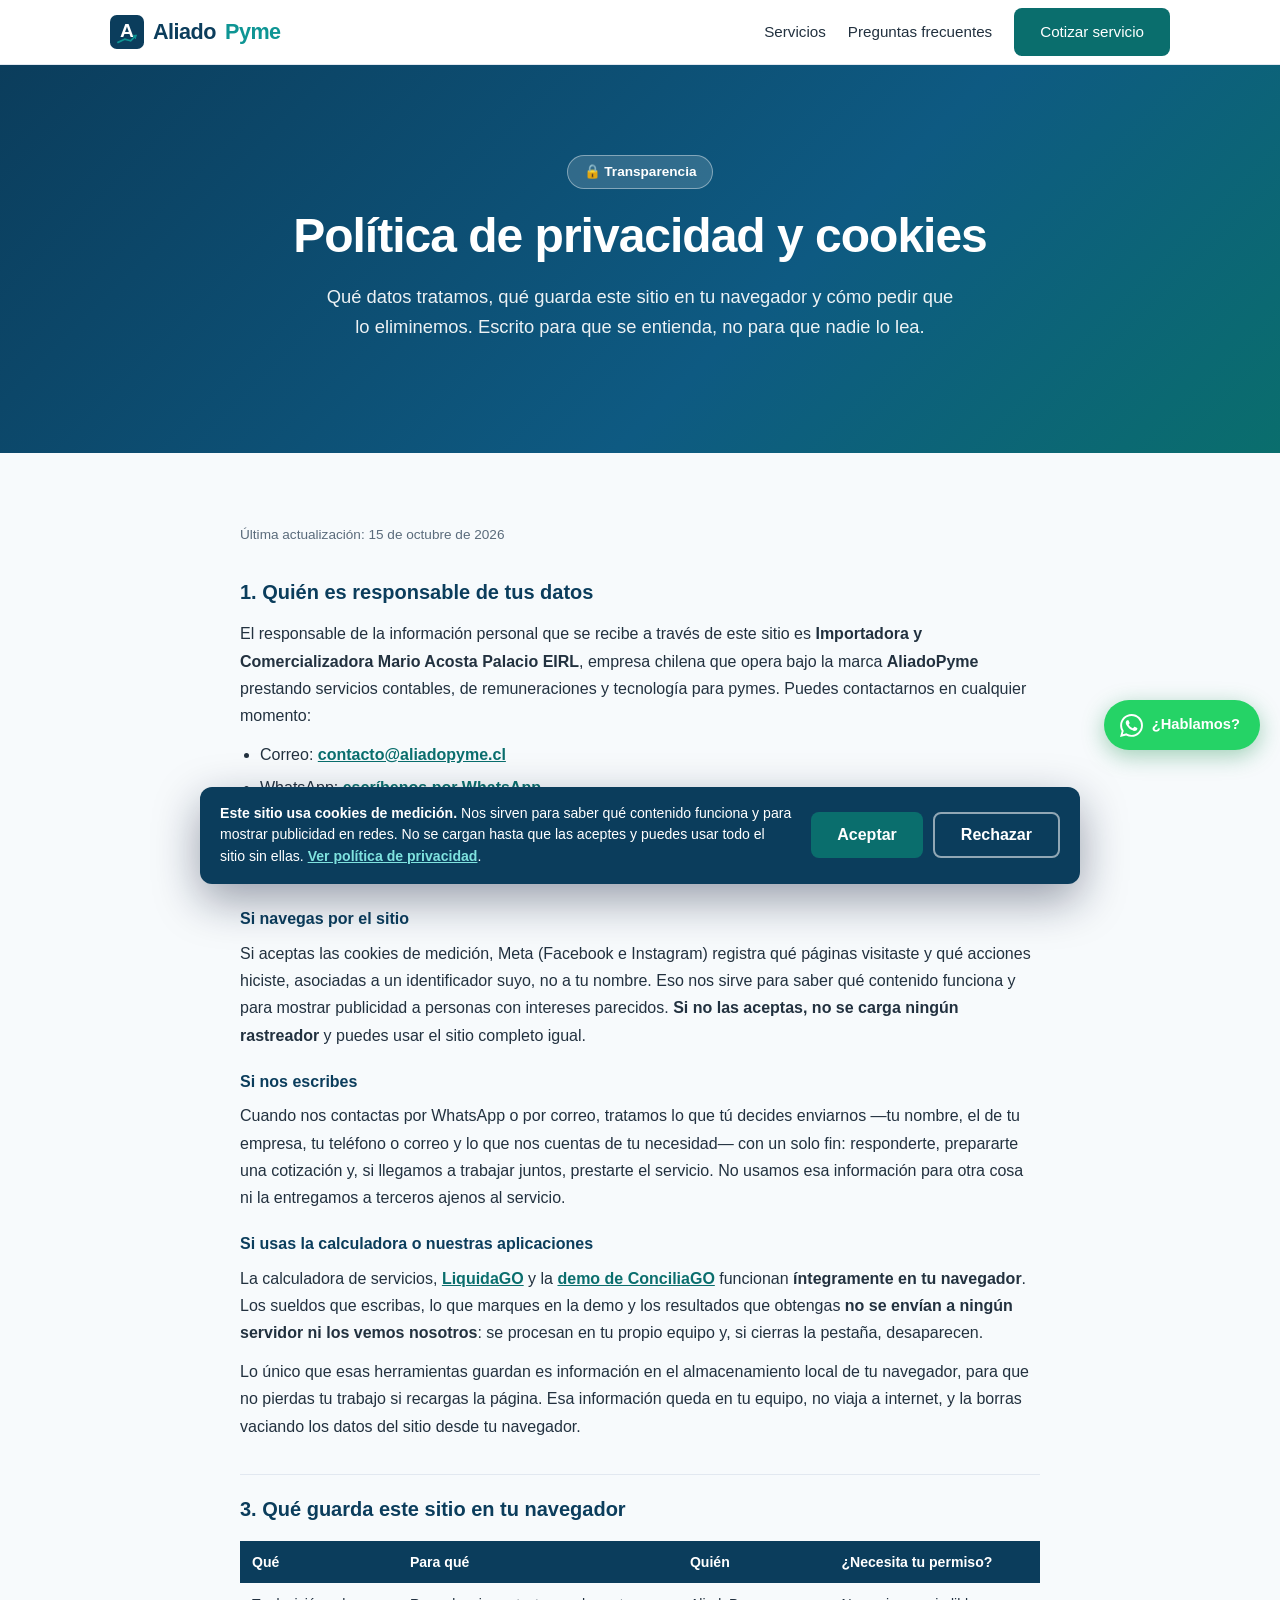
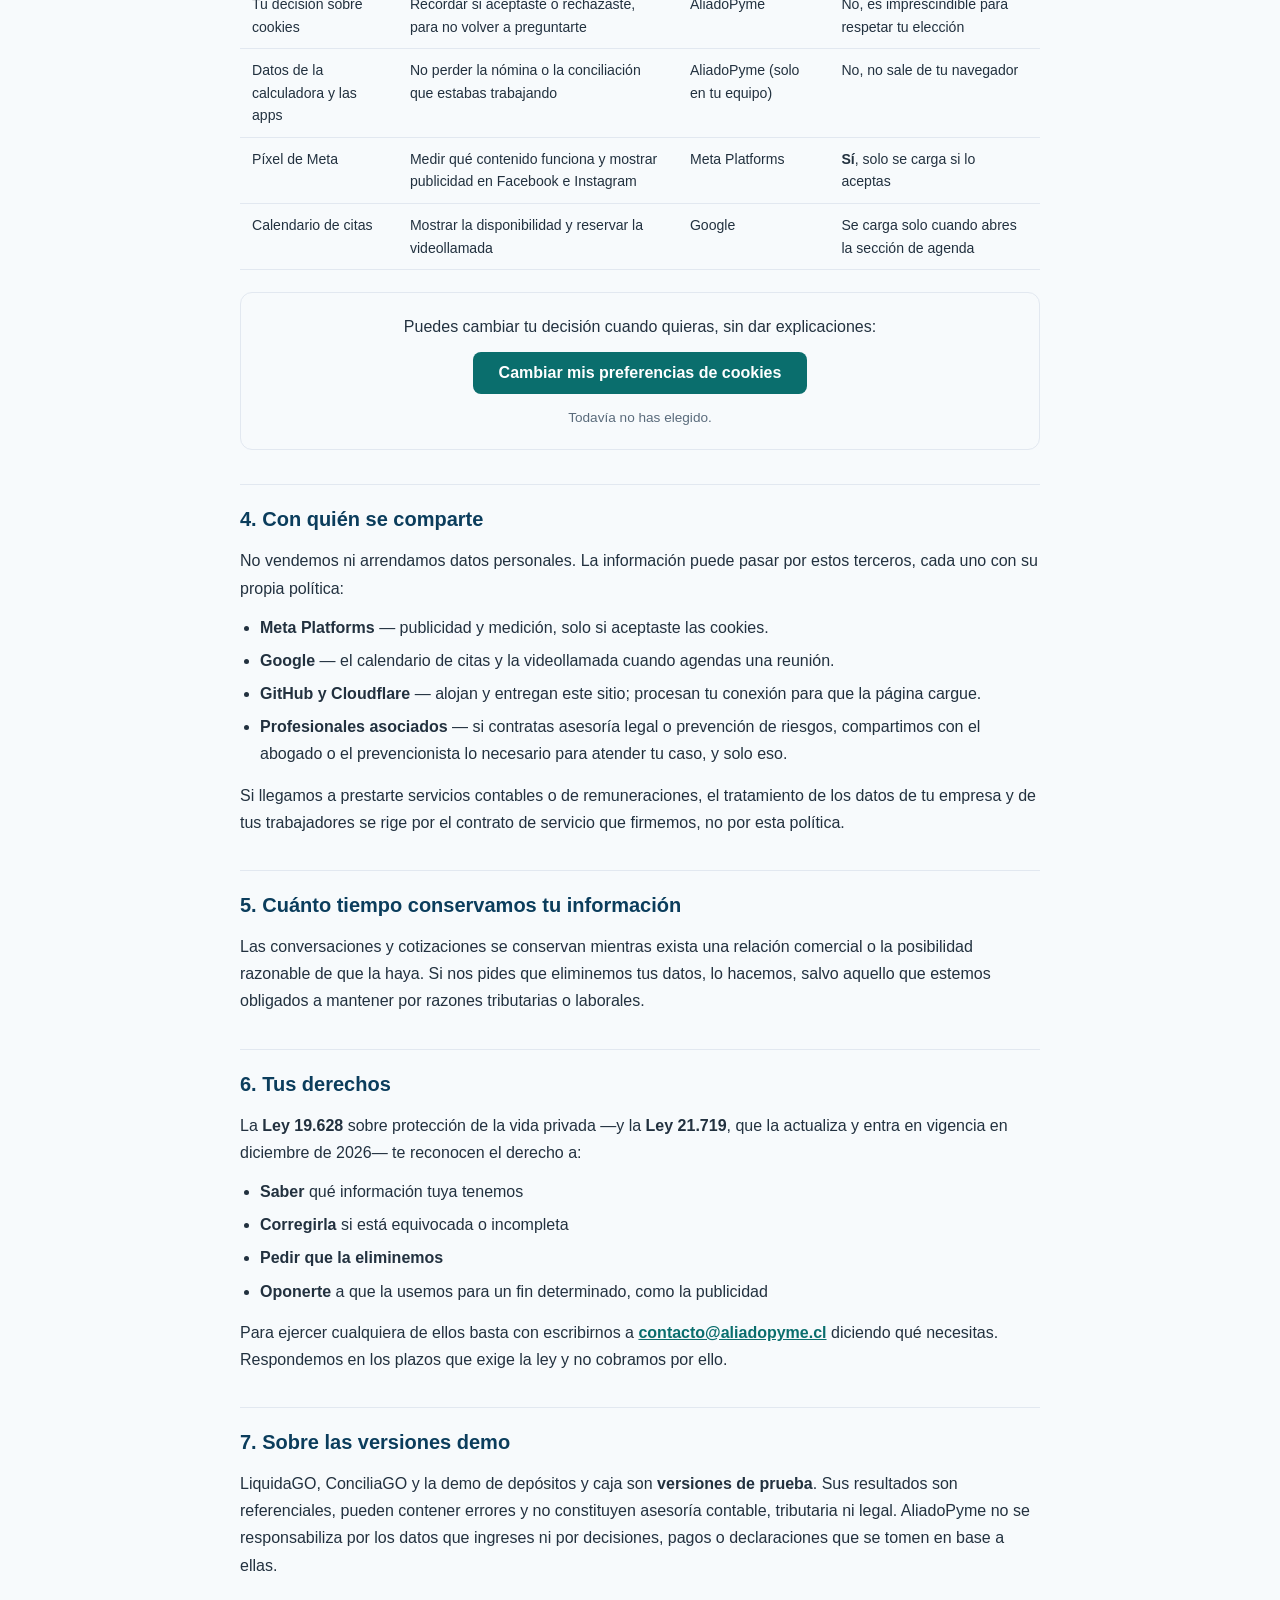
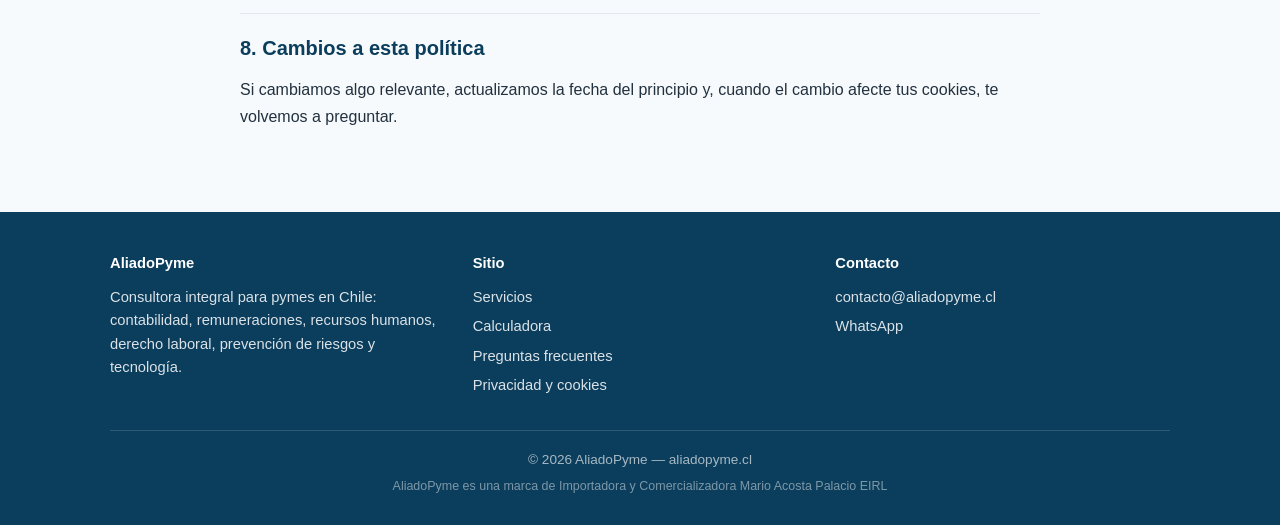
<file: privacidad.html>
<!DOCTYPE html>
<html lang="es">
<head>
  <meta charset="UTF-8">
  <meta name="viewport" content="width=device-width, initial-scale=1.0">
  <title>Política de Privacidad y Cookies | AliadoPyme</title>
  <meta name="description" content="Qué datos trata AliadoPyme, qué cookies usa el sitio, con quién se comparten y cómo ejercer tus derechos sobre tu información personal.">
  <meta property="og:title" content="Política de Privacidad y Cookies — AliadoPyme">
  <meta property="og:description" content="Qué datos tratamos, qué cookies usamos y cómo ejercer tus derechos.">
  <meta property="og:url" content="https://aliadopyme.cl/privacidad.html">
  <meta property="og:type" content="website">
  <meta property="og:locale" content="es_CL">
  <meta property="og:site_name" content="AliadoPyme">
  <meta property="og:image" content="https://aliadopyme.cl/img/og-image.png">
  <meta property="og:image:width" content="1200">
  <meta property="og:image:height" content="630">
  <link rel="canonical" href="https://aliadopyme.cl/privacidad.html">
  <link rel="icon" type="image/svg+xml" href="img/logo-icon.svg">
  <link rel="stylesheet" href="css/styles.css?v=20261017c">
</head>
<body>

<header>
  <div class="contenedor nav">
    <a class="logo" href="index.html"><img src="img/logo-icon.svg" alt="" width="34" height="34">Aliado<span>Pyme</span></a>
    <nav class="nav-links">
      <a href="index.html#servicios">Servicios</a>
      <a href="index.html#preguntas">Preguntas frecuentes</a>
      <a href="index.html#calculadora" class="btn">Cotizar servicio</a>
    </nav>
  </div>
</header>

<main>

<section class="hero">
  <div class="contenedor">
    <span class="badge">🔒 Transparencia</span>
    <h1>Política de privacidad y cookies</h1>
    <p>Qué datos tratamos, qué guarda este sitio en tu navegador y cómo pedir que lo
       eliminemos. Escrito para que se entienda, no para que nadie lo lea.</p>
  </div>
</section>

<section>
  <div class="contenedor">
    <article class="texto-legal">

      <p class="actualizado">Última actualización: 15 de octubre de 2026</p>

      <h2>1. Quién es responsable de tus datos</h2>
      <p>El responsable de la información personal que se recibe a través de este sitio es
         <b>Importadora y Comercializadora Mario Acosta Palacio EIRL</b>, empresa chilena que
         opera bajo la marca <b>AliadoPyme</b> prestando servicios contables, de remuneraciones
         y tecnología para pymes. Puedes contactarnos en cualquier momento:</p>
      <ul>
        <li>Correo: <a id="priv-email" href="#">contacto@aliadopyme.cl</a></li>
        <li>WhatsApp: <a id="priv-whatsapp" href="#" target="_blank" rel="noopener">escríbenos por WhatsApp</a></li>
      </ul>

      <h2>2. Qué datos tratamos y cuándo</h2>

      <h3>Si navegas por el sitio</h3>
      <p>Si aceptas las cookies de medición, Meta (Facebook e Instagram) registra qué páginas
         visitaste y qué acciones hiciste, asociadas a un identificador suyo, no a tu nombre.
         Eso nos sirve para saber qué contenido funciona y para mostrar publicidad a personas
         con intereses parecidos. <b>Si no las aceptas, no se carga ningún rastreador</b> y
         puedes usar el sitio completo igual.</p>

      <h3>Si nos escribes</h3>
      <p>Cuando nos contactas por WhatsApp o por correo, tratamos lo que tú decides enviarnos
         —tu nombre, el de tu empresa, tu teléfono o correo y lo que nos cuentas de tu
         necesidad— con un solo fin: responderte, prepararte una cotización y, si llegamos a
         trabajar juntos, prestarte el servicio. No usamos esa información para otra cosa ni
         la entregamos a terceros ajenos al servicio.</p>

      <h3>Si usas la calculadora o nuestras aplicaciones</h3>
      <p>La calculadora de servicios, <a href="liquidago.html">LiquidaGO</a> y la
         <a href="conciliacion-bancaria.html">demo de ConciliaGO</a> funcionan
         <b>íntegramente en tu navegador</b>. Los sueldos que escribas, lo que marques en
         la demo y los resultados que obtengas <b>no se envían a ningún
         servidor ni los vemos nosotros</b>: se procesan en tu propio equipo y, si cierras la
         pestaña, desaparecen.</p>
      <p>Lo único que esas herramientas guardan es información en el almacenamiento local de tu
         navegador, para que no pierdas tu trabajo si recargas la página. Esa información queda
         en tu equipo, no viaja a internet, y la borras vaciando los datos del sitio desde tu
         navegador.</p>

      <h2>3. Qué guarda este sitio en tu navegador</h2>
      <table class="tabla-legal">
        <thead>
          <tr><th>Qué</th><th>Para qué</th><th>Quién</th><th>¿Necesita tu permiso?</th></tr>
        </thead>
        <tbody>
          <tr>
            <td data-col="Qué">Tu decisión sobre cookies</td>
            <td data-col="Para qué">Recordar si aceptaste o rechazaste, para no volver a preguntarte</td>
            <td data-col="Quién">AliadoPyme</td>
            <td data-col="¿Necesita tu permiso?">No, es imprescindible para respetar tu elección</td>
          </tr>
          <tr>
            <td data-col="Qué">Datos de la calculadora y las apps</td>
            <td data-col="Para qué">No perder la nómina o la conciliación que estabas trabajando</td>
            <td data-col="Quién">AliadoPyme (solo en tu equipo)</td>
            <td data-col="¿Necesita tu permiso?">No, no sale de tu navegador</td>
          </tr>
          <tr>
            <td data-col="Qué">Píxel de Meta</td>
            <td data-col="Para qué">Medir qué contenido funciona y mostrar publicidad en Facebook e Instagram</td>
            <td data-col="Quién">Meta Platforms</td>
            <td data-col="¿Necesita tu permiso?"><b>Sí</b>, solo se carga si lo aceptas</td>
          </tr>
          <tr>
            <td data-col="Qué">Calendario de citas</td>
            <td data-col="Para qué">Mostrar la disponibilidad y reservar la videollamada</td>
            <td data-col="Quién">Google</td>
            <td data-col="¿Necesita tu permiso?">Se carga solo cuando abres la sección de agenda</td>
          </tr>
        </tbody>
      </table>

      <div class="caja-accion">
        <p>Puedes cambiar tu decisión cuando quieras, sin dar explicaciones:</p>
        <button type="button" class="btn btn-chico" onclick="abrirPreferenciasCookies()">
          Cambiar mis preferencias de cookies
        </button>
        <p class="estado-cookies" id="estado-cookies"></p>
      </div>

      <h2>4. Con quién se comparte</h2>
      <p>No vendemos ni arrendamos datos personales. La información puede pasar por estos
         terceros, cada uno con su propia política:</p>
      <ul>
        <li><b>Meta Platforms</b> — publicidad y medición, solo si aceptaste las cookies.</li>
        <li><b>Google</b> — el calendario de citas y la videollamada cuando agendas una reunión.</li>
        <li><b>GitHub y Cloudflare</b> — alojan y entregan este sitio; procesan tu conexión para
            que la página cargue.</li>
        <li><b>Profesionales asociados</b> — si contratas asesoría legal o prevención de riesgos,
            compartimos con el abogado o el prevencionista lo necesario para atender tu caso, y
            solo eso.</li>
      </ul>
      <p>Si llegamos a prestarte servicios contables o de remuneraciones, el tratamiento de los
         datos de tu empresa y de tus trabajadores se rige por el contrato de servicio que
         firmemos, no por esta política.</p>

      <h2>5. Cuánto tiempo conservamos tu información</h2>
      <p>Las conversaciones y cotizaciones se conservan mientras exista una relación comercial
         o la posibilidad razonable de que la haya. Si nos pides que eliminemos tus datos, lo
         hacemos, salvo aquello que estemos obligados a mantener por razones tributarias o
         laborales.</p>

      <h2>6. Tus derechos</h2>
      <p>La <b>Ley 19.628</b> sobre protección de la vida privada —y la <b>Ley 21.719</b>, que la
         actualiza y entra en vigencia en diciembre de 2026— te reconocen el derecho a:</p>
      <ul>
        <li><b>Saber</b> qué información tuya tenemos</li>
        <li><b>Corregirla</b> si está equivocada o incompleta</li>
        <li><b>Pedir que la eliminemos</b></li>
        <li><b>Oponerte</b> a que la usemos para un fin determinado, como la publicidad</li>
      </ul>
      <p>Para ejercer cualquiera de ellos basta con escribirnos a
         <a id="priv-email-2" href="#">contacto@aliadopyme.cl</a> diciendo qué necesitas.
         Respondemos en los plazos que exige la ley y no cobramos por ello.</p>

      <h2>7. Sobre las versiones demo</h2>
      <p>LiquidaGO, ConciliaGO y la demo de depósitos y caja son <b>versiones de prueba</b>.
         Sus resultados son referenciales, pueden contener errores y no constituyen asesoría
         contable, tributaria ni legal. AliadoPyme no se responsabiliza por los datos que
         ingreses ni por decisiones, pagos o declaraciones que se tomen en base a ellas.</p>

      <h2>8. Cambios a esta política</h2>
      <p>Si cambiamos algo relevante, actualizamos la fecha del principio y, cuando el cambio
         afecte tus cookies, te volvemos a preguntar.</p>

    </article>
  </div>
</section>

</main>

<footer>
  <div class="contenedor">
    <div class="footer-grid">
      <div>
        <h4>AliadoPyme</h4>
        <p>Consultora integral para pymes en Chile: contabilidad, remuneraciones, recursos
           humanos, derecho laboral, prevención de riesgos y tecnología.</p>
      </div>
      <div>
        <h4>Sitio</h4>
        <ul>
          <li><a href="index.html#servicios">Servicios</a></li>
          <li><a href="index.html#calculadora">Calculadora</a></li>
          <li><a href="index.html#preguntas">Preguntas frecuentes</a></li>
          <li><a href="privacidad.html">Privacidad y cookies</a></li>
        </ul>
      </div>
      <div>
        <h4>Contacto</h4>
        <ul>
          <li><a id="footer-email" href="#">Correo electrónico</a></li>
          <li><a id="footer-whatsapp" href="#" target="_blank" rel="noopener">WhatsApp</a></li>
        </ul>
      </div>
    </div>
    <div class="footer-final">© 2026 AliadoPyme — aliadopyme.cl</div>
    <div class="footer-razon">AliadoPyme es una marca de Importadora y Comercializadora Mario Acosta Palacio EIRL</div>
  </div>
</footer>

<script src="js/config.js?v=20261013"></script>
<script>
  ["footer-email", "priv-email", "priv-email-2"].forEach(function (id) {
    var a = document.getElementById(id);
    if (!a) return;
    a.href = "mailto:" + CONFIG.EMAIL;
    a.textContent = CONFIG.EMAIL;
  });
  document.getElementById("footer-whatsapp").href = "https://wa.me/" + CONFIG.WHATSAPP;
  document.getElementById("priv-whatsapp").href = "https://wa.me/" + CONFIG.WHATSAPP;
</script>
<script src="js/cookies.js?v=20261013"></script>
<script src="js/meta-pixel.js?v=20261024"></script>
<script src="js/whatsapp.js?v=20261024"></script>
</body>
</html>
</file>
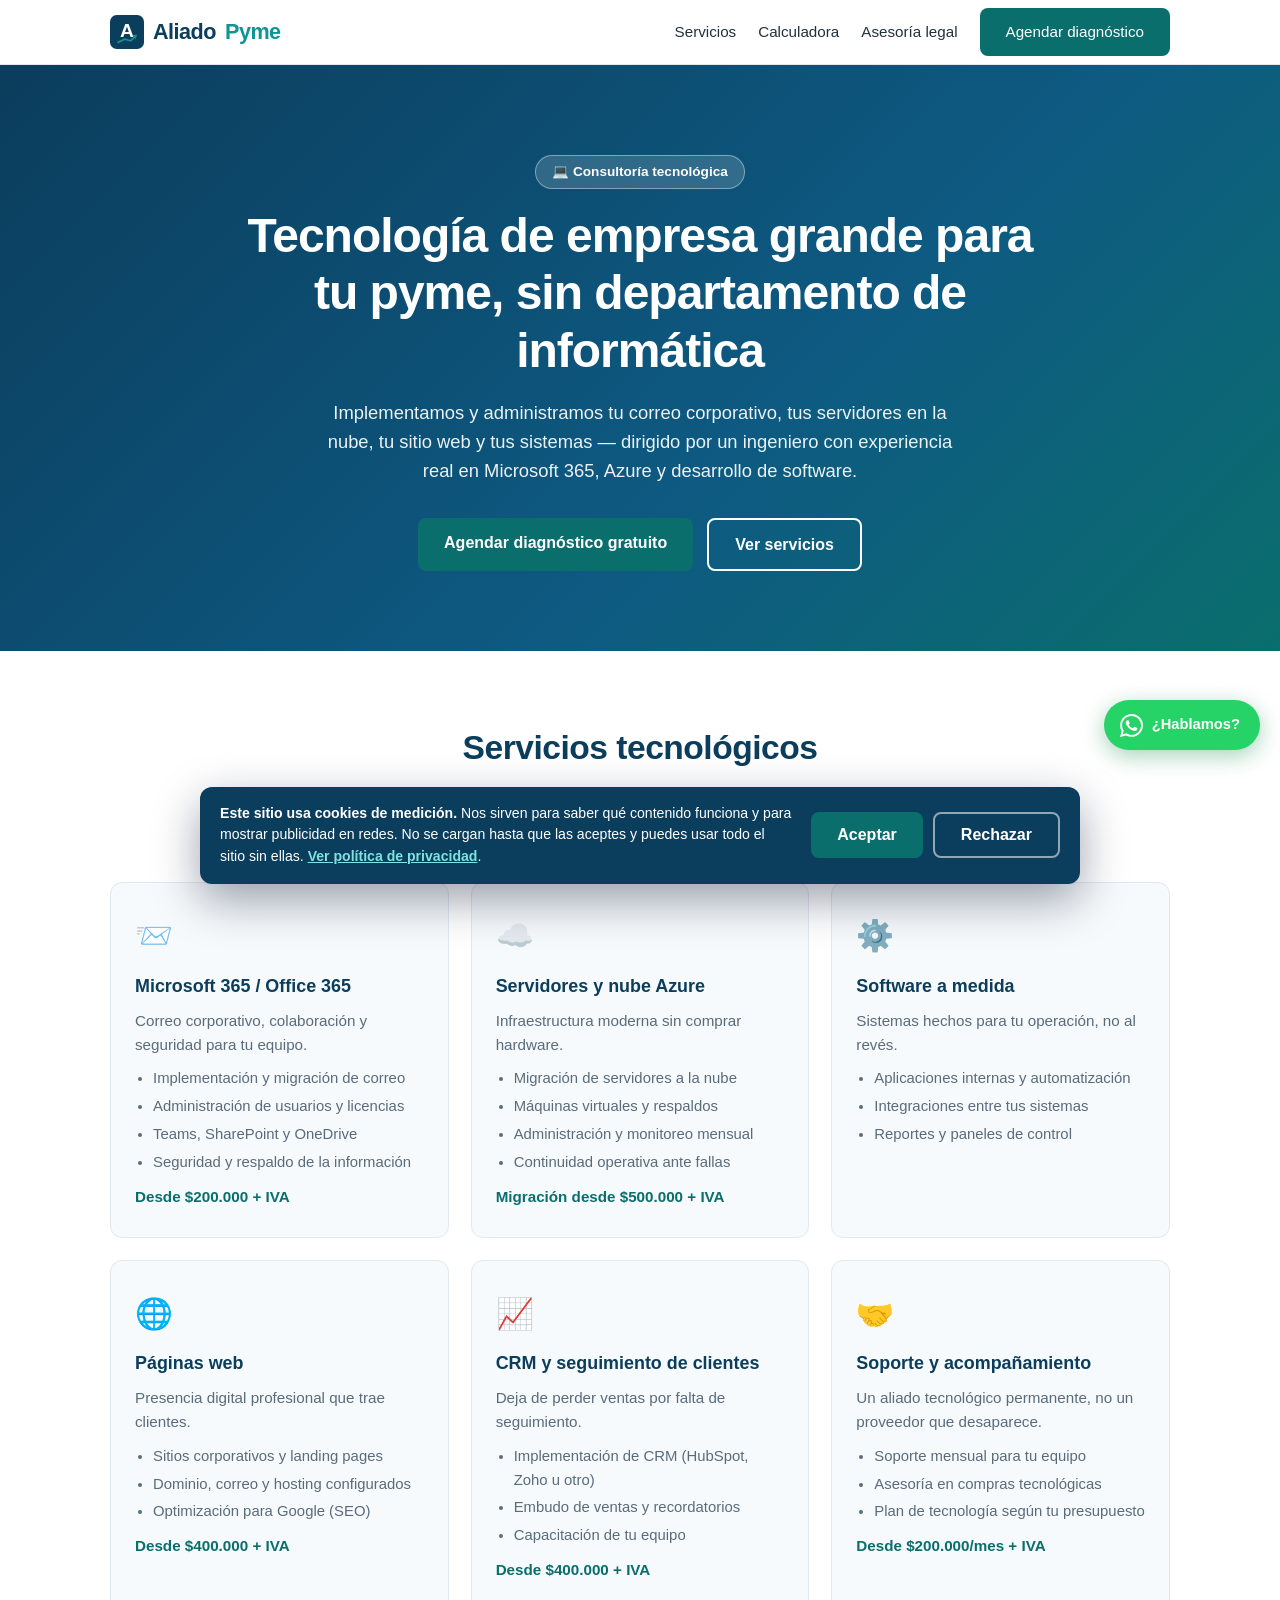
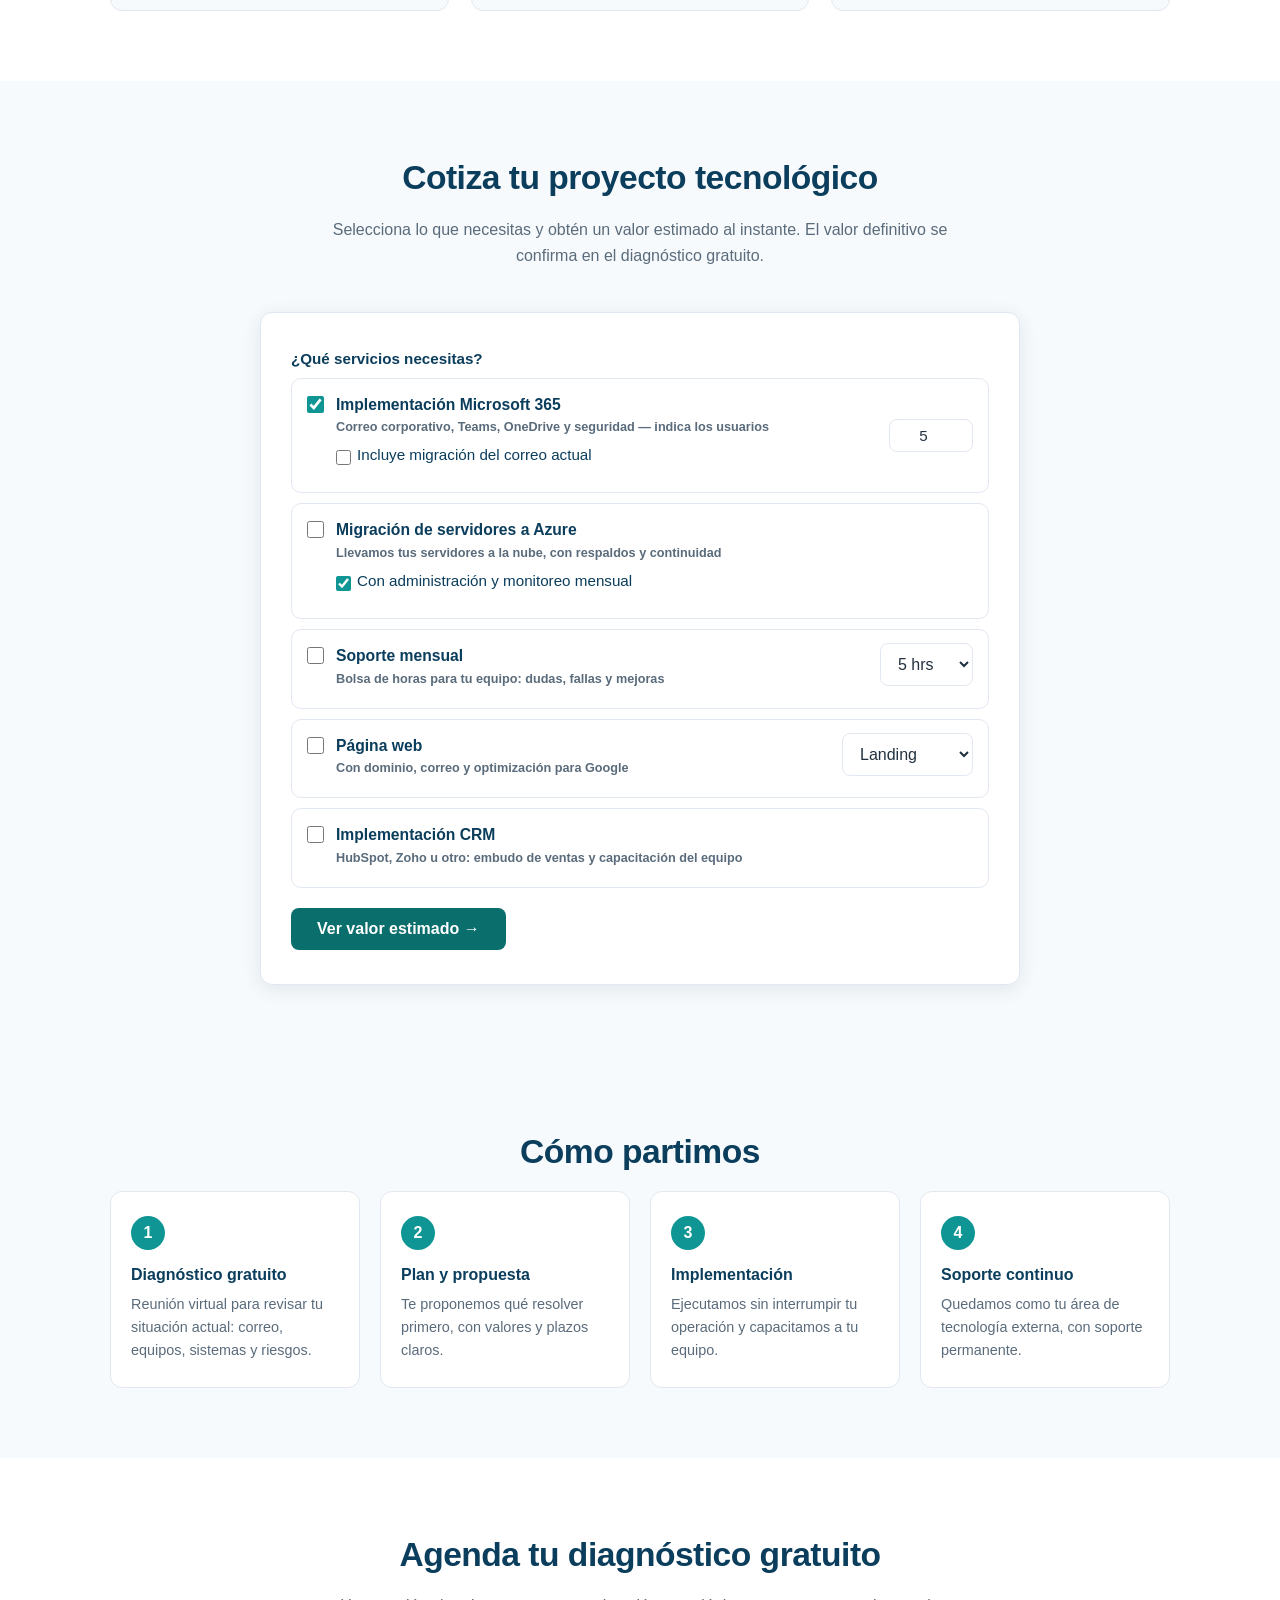
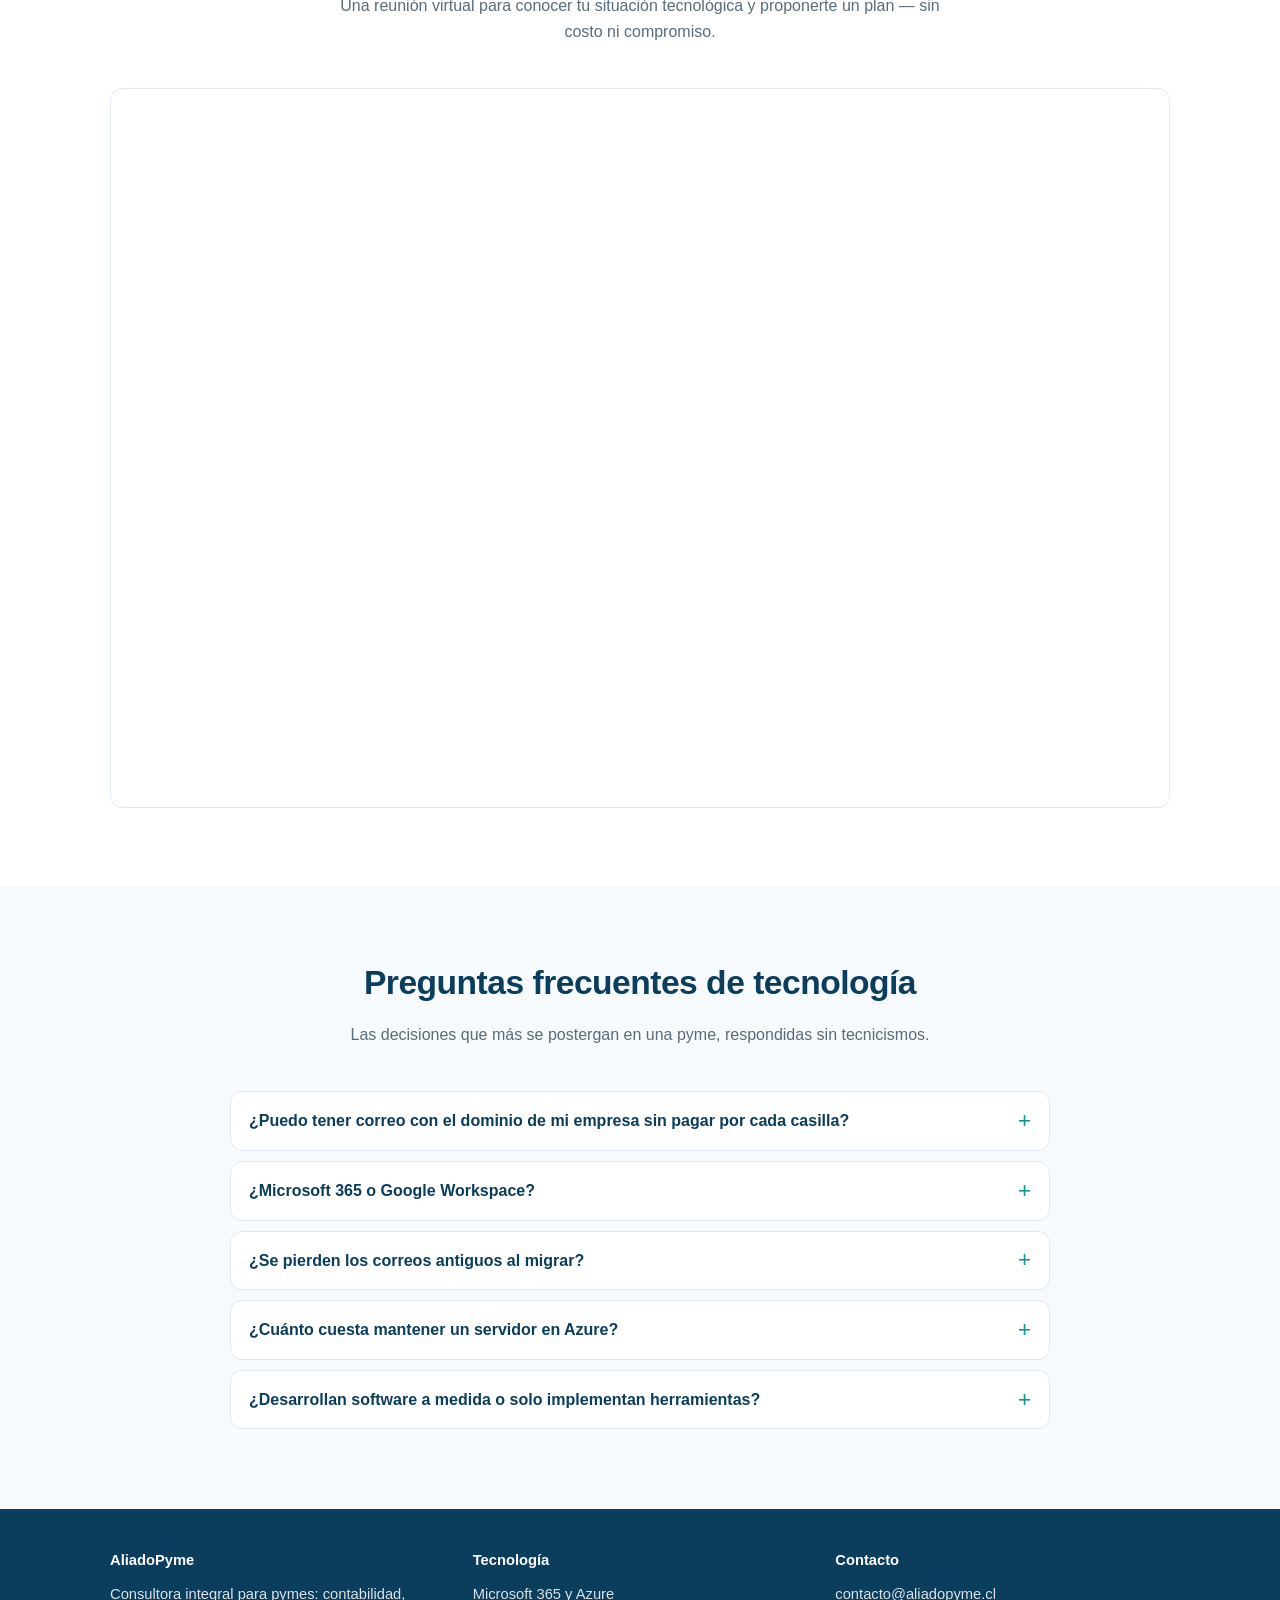
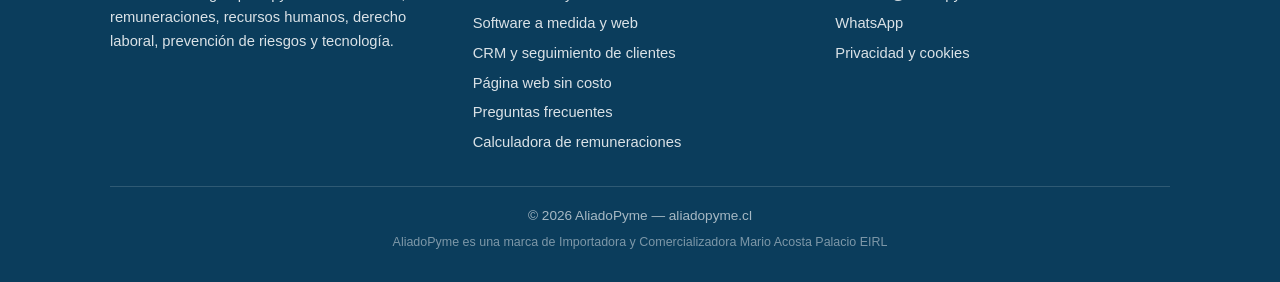
<file: tecnologia.html>
<!DOCTYPE html>
<html lang="es">
<head>
  <meta charset="UTF-8">
  <meta name="viewport" content="width=device-width, initial-scale=1.0">
  <title>Consultoría Tecnológica para Pymes: Microsoft 365 y Azure | AliadoPyme</title>
  <meta name="description" content="Correo corporativo con tu dominio, Microsoft 365, servidores en Azure, software a medida, sitios web y CRM para pymes. Agenda un diagnóstico sin costo.">
  <meta property="og:title" content="Consultoría Tecnológica — AliadoPyme">
  <meta property="og:description" content="Microsoft 365, Azure, software a medida, páginas web y CRM para tu pyme. Agenda un diagnóstico gratuito.">
  <meta property="og:url" content="https://aliadopyme.cl/tecnologia.html">
  <meta property="og:type" content="website">
  <meta property="og:locale" content="es_CL">
  <meta property="og:site_name" content="AliadoPyme">
  <meta property="og:image" content="https://aliadopyme.cl/img/og-image.png">
  <meta property="og:image:width" content="1200">
  <meta property="og:image:height" content="630">
  <meta name="twitter:card" content="summary_large_image">
  <meta name="twitter:title" content="Consultoría Tecnológica — AliadoPyme">
  <meta name="twitter:description" content="Microsoft 365, Azure, software a medida, páginas web y CRM para tu pyme.">
  <meta name="twitter:image" content="https://aliadopyme.cl/img/og-image.png">
  <link rel="canonical" href="https://aliadopyme.cl/tecnologia.html">
  <link rel="icon" type="image/svg+xml" href="img/logo-icon.svg">
  <link rel="stylesheet" href="css/styles.css?v=20261017c">

  <script type="application/ld+json">
  {
    "@context": "https://schema.org",
    "@graph": [
      {
        "@type": "Service",
        "name": "Consultoría tecnológica para pymes",
        "serviceType": "Tecnologías de la información",
        "description": "Implementación y administración de Microsoft 365, correo corporativo con dominio propio, servidores y nube Azure, desarrollo de software a medida, sitios web y CRM para pymes chilenas.",
        "url": "https://aliadopyme.cl/tecnologia.html",
        "areaServed": { "@type": "Country", "name": "Chile" },
        "provider": { "@type": "ProfessionalService", "name": "AliadoPyme", "url": "https://aliadopyme.cl/" }
      },
      {
        "@type": "BreadcrumbList",
        "itemListElement": [
          { "@type": "ListItem", "position": 1, "name": "Inicio", "item": "https://aliadopyme.cl/" },
          { "@type": "ListItem", "position": 2, "name": "Consultoría tecnológica", "item": "https://aliadopyme.cl/tecnologia.html" }
        ]
      },
      {
        "@type": "FAQPage",
        "mainEntity": [
          {
            "@type": "Question",
            "name": "¿Puedo tener correo con el dominio de mi empresa sin pagar por cada casilla?",
            "acceptedAnswer": { "@type": "Answer", "text": "Sí. Si ya tienes el dominio, se puede configurar el correo con tu dominio y recibirlo en una casilla que ya uses, sin pagar licencia por cada dirección. Es la opción razonable cuando son pocas personas y lo que necesitas es dejar de escribirle a los clientes desde una cuenta genérica. Cuando el equipo crece, o cuando necesitas calendarios compartidos, archivos en la nube y control de los accesos, ahí conviene pasar a Microsoft 365 con licencia por usuario." }
          },
          {
            "@type": "Question",
            "name": "¿Microsoft 365 o Google Workspace?",
            "acceptedAnswer": { "@type": "Answer", "text": "Depende de con qué trabaja tu gente. Si la empresa vive en Excel con planillas pesadas, macros o integraciones con sistemas contables, Microsoft 365 es el camino natural porque el Excel de escritorio es insustituible. Si el equipo trabaja sobre todo en el navegador y colabora en documentos simples, Google Workspace suele ser más simple y barato de administrar. Lo importante es elegir uno y no quedar con la mitad en cada lado, que es el escenario más caro y más confuso." }
          },
          {
            "@type": "Question",
            "name": "¿Se pierden los correos antiguos al migrar?",
            "acceptedAnswer": { "@type": "Answer", "text": "No deberían. Una migración bien hecha copia los mensajes, las carpetas, los contactos y el calendario al nuevo buzón antes de cambiar el correo de destino, y recién cuando todo está arriba se hace el cambio final. El riesgo real no es perder correo, es el corte de servicio: por eso el cambio se programa fuera del horario de trabajo y se deja el buzón anterior disponible un tiempo, por si algo quedó fuera." }
          },
          {
            "@type": "Question",
            "name": "¿Cuánto cuesta mantener un servidor en Azure?",
            "acceptedAnswer": { "@type": "Answer", "text": "Azure se paga por consumo, así que el valor depende del tamaño de la máquina, el disco, el respaldo y cuántas horas al día esté encendida. Una pyme que necesita un servidor para su sistema contable o su base de datos parte en un rango bajo y puede apagarlo fuera del horario laboral para reducir la cuenta. En el cotizador del sitio puedes estimar tu caso, y en el diagnóstico revisamos si de verdad necesitas un servidor o si tu problema se resuelve sin él." }
          },
          {
            "@type": "Question",
            "name": "¿Desarrollan software a medida o solo implementan herramientas?",
            "acceptedAnswer": { "@type": "Answer", "text": "Las dos cosas. Hay problemas que se resuelven configurando bien algo que ya existe, y decirlo a tiempo es parte del trabajo. Cuando el proceso de la empresa es realmente propio, y no hay producto de mercado que calce, se desarrolla a medida. Las aplicaciones LiquidaGO y ConciliaGO de este mismo sitio son ejemplos de desarrollo propio que puedes probar antes de contratar nada." }
          }
        ]
      }
    ]
  }
  </script>
</head>
<body>

<header>
  <div class="contenedor nav">
    <a class="logo" href="index.html"><img src="img/logo-icon.svg" alt="" width="34" height="34">Aliado<span>Pyme</span></a>
    <nav class="nav-links">
      <a href="index.html#servicios">Servicios</a>
      <a href="index.html#calculadora">Calculadora</a>
      <a href="legal.html">Asesoría legal</a>
      <a href="#agenda" class="btn">Agendar diagnóstico</a>
    </nav>
  </div>
</header>

<main>

<!-- ================= HERO ================= -->
<section class="hero">
  <div class="contenedor">
    <span class="badge">💻 Consultoría tecnológica</span>
    <h1>Tecnología de empresa grande para tu pyme, sin departamento de informática</h1>
    <p>Implementamos y administramos tu correo corporativo, tus servidores en la nube,
       tu sitio web y tus sistemas — dirigido por un ingeniero con experiencia real en
       Microsoft 365, Azure y desarrollo de software.</p>
    <div class="acciones">
      <a href="#agenda" class="btn">Agendar diagnóstico gratuito</a>
      <a href="#servicios-ti" class="btn btn-secundario">Ver servicios</a>
    </div>
  </div>
</section>

<!-- ================= SERVICIOS TI ================= -->
<section id="servicios-ti" class="seccion-alt">
  <div class="contenedor">
    <h2 class="titulo-seccion">Servicios tecnológicos</h2>
    <p class="subtitulo-seccion">Desde el correo corporativo hasta sistemas a medida:
       resolvemos la tecnología para que tú te dediques a tu negocio.</p>

    <div class="grid-servicios">
      <div class="tarjeta">
        <span class="icono">📨</span>
        <h3>Microsoft 365 / Office 365</h3>
        <p>Correo corporativo, colaboración y seguridad para tu equipo.</p>
        <ul>
          <li>Implementación y migración de correo</li>
          <li>Administración de usuarios y licencias</li>
          <li>Teams, SharePoint y OneDrive</li>
          <li>Seguridad y respaldo de la información</li>
        </ul>
        <p style="margin-top:10px;font-weight:700;color:var(--acento-oscuro)">Desde <span id="precio-m365"></span> + IVA</p>
      </div>

      <div class="tarjeta">
        <span class="icono">☁️</span>
        <h3>Servidores y nube Azure</h3>
        <p>Infraestructura moderna sin comprar hardware.</p>
        <ul>
          <li>Migración de servidores a la nube</li>
          <li>Máquinas virtuales y respaldos</li>
          <li>Administración y monitoreo mensual</li>
          <li>Continuidad operativa ante fallas</li>
        </ul>
        <p style="margin-top:10px;font-weight:700;color:var(--acento-oscuro)">Migración desde <span id="precio-azure"></span> + IVA</p>
      </div>

      <div class="tarjeta">
        <span class="icono">⚙️</span>
        <h3>Software a medida</h3>
        <p>Sistemas hechos para tu operación, no al revés.</p>
        <ul>
          <li>Aplicaciones internas y automatización</li>
          <li>Integraciones entre tus sistemas</li>
          <li>Reportes y paneles de control</li>
        </ul>
      </div>

      <div class="tarjeta">
        <span class="icono">🌐</span>
        <h3>Páginas web</h3>
        <p>Presencia digital profesional que trae clientes.</p>
        <ul>
          <li>Sitios corporativos y landing pages</li>
          <li>Dominio, correo y hosting configurados</li>
          <li>Optimización para Google (SEO)</li>
        </ul>
        <p style="margin-top:10px;font-weight:700;color:var(--acento-oscuro)">Desde <span id="precio-web"></span> + IVA</p>
      </div>

      <div class="tarjeta">
        <span class="icono">📈</span>
        <h3>CRM y seguimiento de clientes</h3>
        <p>Deja de perder ventas por falta de seguimiento.</p>
        <ul>
          <li>Implementación de CRM (HubSpot, Zoho u otro)</li>
          <li>Embudo de ventas y recordatorios</li>
          <li>Capacitación de tu equipo</li>
        </ul>
        <p style="margin-top:10px;font-weight:700;color:var(--acento-oscuro)">Desde <span id="precio-crm"></span> + IVA</p>
      </div>

      <div class="tarjeta">
        <span class="icono">🤝</span>
        <h3>Soporte y acompañamiento</h3>
        <p>Un aliado tecnológico permanente, no un proveedor que desaparece.</p>
        <ul>
          <li>Soporte mensual para tu equipo</li>
          <li>Asesoría en compras tecnológicas</li>
          <li>Plan de tecnología según tu presupuesto</li>
        </ul>
        <p style="margin-top:10px;font-weight:700;color:var(--acento-oscuro)">Desde <span id="precio-soporte"></span>/mes + IVA</p>
      </div>
    </div>
  </div>
</section>

<!-- ================= COTIZADOR TI ================= -->
<section id="cotizador-ti">
  <div class="contenedor">
    <h2 class="titulo-seccion">Cotiza tu proyecto tecnológico</h2>
    <p class="subtitulo-seccion">Selecciona lo que necesitas y obtén un valor estimado al
       instante. El valor definitivo se confirma en el diagnóstico gratuito.</p>

    <div class="calculadora">
      <div class="campo">
        <label>¿Qué servicios necesitas?</label>
        <div class="opciones-servicio">

          <div class="opcion">
            <input type="checkbox" id="ti-m365" checked>
            <label class="info" for="ti-m365">
              <strong>Implementación Microsoft 365</strong>
              <small>Correo corporativo, Teams, OneDrive y seguridad — indica los usuarios</small>
              <small style="margin-top:6px">
                <label style="display:inline-flex;align-items:center;gap:6px;font-weight:400;cursor:pointer">
                  <input type="checkbox" id="ti-m365-migracion" style="width:15px;height:15px;accent-color:var(--acento)">
                  Incluye migración del correo actual
                </label>
              </small>
            </label>
            <input type="number" class="cantidad" id="ti-m365-usuarios" min="1" value="5" title="Cantidad de usuarios">
          </div>

          <div class="opcion">
            <input type="checkbox" id="ti-azure">
            <label class="info" for="ti-azure">
              <strong>Migración de servidores a Azure</strong>
              <small>Llevamos tus servidores a la nube, con respaldos y continuidad</small>
              <small style="margin-top:6px">
                <label style="display:inline-flex;align-items:center;gap:6px;font-weight:400;cursor:pointer">
                  <input type="checkbox" id="ti-azure-admin" checked style="width:15px;height:15px;accent-color:var(--acento)">
                  Con administración y monitoreo mensual
                </label>
              </small>
            </label>
          </div>

          <div class="opcion">
            <input type="checkbox" id="ti-soporte">
            <label class="info" for="ti-soporte">
              <strong>Soporte mensual</strong>
              <small>Bolsa de horas para tu equipo: dudas, fallas y mejoras</small>
            </label>
            <select id="ti-soporte-horas" class="cantidad" style="width:auto" title="Horas mensuales">
              <option value="5">5 hrs</option>
              <option value="10">10 hrs</option>
              <option value="20">20 hrs</option>
            </select>
          </div>

          <div class="opcion">
            <input type="checkbox" id="ti-web">
            <label class="info" for="ti-web">
              <strong>Página web</strong>
              <small>Con dominio, correo y optimización para Google</small>
            </label>
            <select id="ti-web-tipo" class="cantidad" style="width:auto" title="Tipo de sitio">
              <option value="landing">Landing</option>
              <option value="corporativa">Corporativa</option>
            </select>
          </div>

          <div class="opcion">
            <input type="checkbox" id="ti-crm">
            <label class="info" for="ti-crm">
              <strong>Implementación CRM</strong>
              <small>HubSpot, Zoho u otro: embudo de ventas y capacitación del equipo</small>
            </label>
          </div>

        </div>
      </div>

      <p id="ti-error" style="color:#c0392b;font-size:0.9rem;margin-bottom:10px"></p>
      <div class="acciones-paso">
        <button class="btn" id="ti-btn-calcular" type="button">Ver valor estimado →</button>
      </div>

      <div id="ti-resultado" style="display:none;margin-top:24px">
        <h3 style="color:var(--azul);margin-bottom:16px">Tu valor estimado</h3>
        <div class="resumen">
          <table><tbody id="ti-resumen-cuerpo"></tbody></table>
        </div>
        <p class="nota-precio">* Valores referenciales netos (+ IVA). Hora de consultoría
           adicional: <span id="precio-hora"></span>. El valor definitivo se confirma en el
           diagnóstico gratuito según tu infraestructura actual.</p>
        <div class="acciones-paso">
          <a class="btn btn-whatsapp" id="ti-cotizar-whatsapp" target="_blank" rel="noopener">Agendar diagnóstico por WhatsApp</a>
          <a class="btn btn-secundario" id="ti-cotizar-correo">Enviar por correo</a>
        </div>
      </div>
    </div>
  </div>
</section>

<!-- ================= PROCESO ================= -->
<section>
  <div class="contenedor">
    <h2 class="titulo-seccion">Cómo partimos</h2>
    <div class="pasos-proceso">
      <div class="paso-item">
        <div class="numero">1</div>
        <h3 class="paso-titulo">Diagnóstico gratuito</h3>
        <p>Reunión virtual para revisar tu situación actual: correo, equipos, sistemas y riesgos.</p>
      </div>
      <div class="paso-item">
        <div class="numero">2</div>
        <h3 class="paso-titulo">Plan y propuesta</h3>
        <p>Te proponemos qué resolver primero, con valores y plazos claros.</p>
      </div>
      <div class="paso-item">
        <div class="numero">3</div>
        <h3 class="paso-titulo">Implementación</h3>
        <p>Ejecutamos sin interrumpir tu operación y capacitamos a tu equipo.</p>
      </div>
      <div class="paso-item">
        <div class="numero">4</div>
        <h3 class="paso-titulo">Soporte continuo</h3>
        <p>Quedamos como tu área de tecnología externa, con soporte permanente.</p>
      </div>
    </div>
  </div>
</section>

<!-- ================= AGENDA ================= -->
<section id="agenda" class="seccion-alt">
  <div class="contenedor">
    <h2 class="titulo-seccion">Agenda tu diagnóstico gratuito</h2>
    <p class="subtitulo-seccion">Una reunión virtual para conocer tu situación tecnológica
       y proponerte un plan — sin costo ni compromiso.</p>

    <div id="agenda-activa" style="display:none">
      <iframe id="iframe-agenda" class="iframe-agenda" title="Calendario de citas de consultoría tecnológica"></iframe>
    </div>

    <div id="agenda-pendiente" class="agenda-pendiente">
      <h3>Agenda directamente con nosotros</h3>
      <p>Escríbenos y coordinaremos tu diagnóstico tecnológico gratuito a la brevedad.</p>
      <div class="acciones-paso" style="justify-content:center">
        <a class="btn btn-whatsapp" id="ti-whatsapp" target="_blank" rel="noopener">Escribir por WhatsApp</a>
        <a class="btn btn-secundario" id="ti-correo">Escribir por correo</a>
      </div>
    </div>
  </div>
</section>

<!-- ================= PREGUNTAS FRECUENTES ================= -->
<section id="preguntas">
  <div class="contenedor">
    <h2 class="titulo-seccion">Preguntas frecuentes de tecnología</h2>
    <p class="subtitulo-seccion">Las decisiones que más se postergan en una pyme, respondidas sin
       tecnicismos.</p>

    <div class="faq">
      <details>
        <summary>¿Puedo tener correo con el dominio de mi empresa sin pagar por cada casilla?</summary>
        <div class="respuesta">
          <p>Sí. Si ya tienes el dominio, se puede configurar el correo con tu dominio y recibirlo
             en una casilla que ya uses, sin pagar licencia por cada dirección. Es la opción
             razonable cuando son pocas personas y lo que necesitas es dejar de escribirle a los
             clientes desde una cuenta genérica.</p>
          <p>Cuando el equipo crece, o cuando necesitas calendarios compartidos, archivos en la
             nube y control de los accesos, ahí conviene pasar a Microsoft 365 con licencia por
             usuario.</p>
        </div>
      </details>

      <details>
        <summary>¿Microsoft 365 o Google Workspace?</summary>
        <div class="respuesta">
          <p>Depende de con qué trabaja tu gente. Si la empresa vive en Excel con planillas
             pesadas, macros o integraciones con sistemas contables, Microsoft 365 es el camino
             natural porque el Excel de escritorio es insustituible. Si el equipo trabaja sobre
             todo en el navegador y colabora en documentos simples, Google Workspace suele ser más
             simple y barato de administrar.</p>
          <p>Lo importante es elegir uno y no quedar con la mitad en cada lado, que es el escenario
             más caro y más confuso.</p>
        </div>
      </details>

      <details>
        <summary>¿Se pierden los correos antiguos al migrar?</summary>
        <div class="respuesta">
          <p>No deberían. Una migración bien hecha copia los mensajes, las carpetas, los contactos
             y el calendario al nuevo buzón <b>antes</b> de cambiar el correo de destino, y recién
             cuando todo está arriba se hace el cambio final.</p>
          <p>El riesgo real no es perder correo, es el corte de servicio: por eso el cambio se
             programa fuera del horario de trabajo y se deja el buzón anterior disponible un
             tiempo, por si algo quedó fuera.</p>
        </div>
      </details>

      <details>
        <summary>¿Cuánto cuesta mantener un servidor en Azure?</summary>
        <div class="respuesta">
          <p>Azure se paga por consumo, así que el valor depende del tamaño de la máquina, el
             disco, el respaldo y cuántas horas al día esté encendida. Una pyme que necesita un
             servidor para su sistema contable o su base de datos parte en un rango bajo y puede
             apagarlo fuera del horario laboral para reducir la cuenta.</p>
          <p>En el <a href="#cotizador-ti">cotizador de esta página</a> puedes estimar tu caso, y
             en el diagnóstico revisamos si de verdad necesitas un servidor o si tu problema se
             resuelve sin él.</p>
        </div>
      </details>

      <details>
        <summary>¿Desarrollan software a medida o solo implementan herramientas?</summary>
        <div class="respuesta">
          <p>Las dos cosas. Hay problemas que se resuelven configurando bien algo que ya existe, y
             decirlo a tiempo es parte del trabajo. Cuando el proceso de la empresa es realmente
             propio, y no hay producto de mercado que calce, se desarrolla a medida.</p>
          <p>Las aplicaciones <a href="liquidago.html">LiquidaGO</a> y
             <a href="conciliacion-bancaria.html">ConciliaGO</a> de este mismo sitio son ejemplos de
             desarrollo propio que puedes probar antes de contratar nada.</p>
          <p>Y si lo que necesitas es solo un sitio web, mira la
             <a href="pagina-web-gratis.html">página web sin costo</a> que incluimos
             al contratar un servicio mensual.</p>
        </div>
      </details>
    </div>
  </div>
</section>

<!-- ================= FOOTER ================= -->
</main>

<footer>
  <div class="contenedor">
    <div class="footer-grid">
      <div>
        <h4>AliadoPyme</h4>
        <p>Consultora integral para pymes: contabilidad, remuneraciones, recursos humanos,
           derecho laboral, prevención de riesgos y tecnología.</p>
      </div>
      <div>
        <h4>Tecnología</h4>
        <ul>
          <li><a href="#servicios-ti">Microsoft 365 y Azure</a></li>
          <li><a href="#servicios-ti">Software a medida y web</a></li>
          <li><a href="#servicios-ti">CRM y seguimiento de clientes</a></li>
          <li><a href="pagina-web-gratis.html">Página web sin costo</a></li>
          <li><a href="#preguntas">Preguntas frecuentes</a></li>
          <li><a href="index.html#calculadora">Calculadora de remuneraciones</a></li>
        </ul>
      </div>
      <div>
        <h4>Contacto</h4>
        <ul>
          <li><a id="footer-email" href="#">Correo electrónico</a></li>
          <li><a id="footer-whatsapp" href="#" target="_blank" rel="noopener">WhatsApp</a></li>
          <li><a href="privacidad.html">Privacidad y cookies</a></li>
        </ul>
      </div>
    </div>
    <div class="footer-final">© 2026 AliadoPyme — aliadopyme.cl</div>
    <div class="footer-razon">AliadoPyme es una marca de Importadora y Comercializadora Mario Acosta Palacio EIRL</div>
  </div>
</footer>

<script src="js/config.js?v=20261013"></script>
<script src="js/cotizador-ti.js?v=20260818b"></script>
<script>
  document.getElementById("footer-email").href = "mailto:" + CONFIG.EMAIL;
  document.getElementById("footer-email").textContent = CONFIG.EMAIL;
  document.getElementById("footer-whatsapp").href = "https://wa.me/" + CONFIG.WHATSAPP;

  // Calendario de consultoría tecnológica (Google Calendar - Horario de citas + Meet)
  if (CONFIG.BOOKING_URL_TECNOLOGIA) {
    document.getElementById("iframe-agenda").src = CONFIG.BOOKING_URL_TECNOLOGIA;
    document.getElementById("agenda-activa").style.display = "block";
    document.getElementById("agenda-pendiente").style.display = "none";
  }

  var msg = encodeURIComponent(
    "Hola AliadoPyme, quiero agendar un diagnóstico tecnológico gratuito. " +
    "Mi consulta es sobre: ");
  document.getElementById("ti-whatsapp").href = "https://wa.me/" + CONFIG.WHATSAPP + "?text=" + msg;
  document.getElementById("ti-correo").href =
    "mailto:" + CONFIG.EMAIL + "?subject=" + encodeURIComponent("Diagnóstico tecnológico — Consultoría TI") +
    "&body=" + msg;
</script>
<script src="js/cookies.js?v=20261013"></script>
<script src="js/meta-pixel.js?v=20261024"></script>
<script src="js/whatsapp.js?v=20261024"></script>
</body>
</html>
</file>
<file: css/styles.css>
/* ============ AliadoPyme — estilos ============ */
:root {
  --azul: #0b3d5c;
  --azul-claro: #10609141;
  --acento: #0e9594;
  --acento-oscuro: #0a6e6d;
  --fondo: #f7fafc;
  --blanco: #ffffff;
  --texto: #22313f;
  --texto-suave: #5a6b7b;
  --borde: #e2e8f0;
  --exito: #1a7f4b;
  --radio: 12px;
  --sombra: 0 4px 18px rgba(11, 61, 92, 0.10);
  --max: 1100px;
}

* { box-sizing: border-box; margin: 0; padding: 0; }

html { scroll-behavior: smooth; }

body {
  font-family: -apple-system, BlinkMacSystemFont, "Segoe UI", Roboto,
    "Helvetica Neue", Arial, sans-serif;
  color: var(--texto);
  background: var(--fondo);
  line-height: 1.6;
}

img { max-width: 100%; }

.contenedor {
  max-width: var(--max);
  margin: 0 auto;
  padding: 0 20px;
}

/* ---------- Header ---------- */
header {
  background: var(--blanco);
  border-bottom: 1px solid var(--borde);
  position: sticky;
  top: 0;
  z-index: 50;
}

.nav {
  display: flex;
  align-items: center;
  justify-content: space-between;
  height: 64px;
}

.logo {
  font-size: 1.35rem;
  font-weight: 800;
  color: var(--azul);
  text-decoration: none;
  letter-spacing: -0.5px;
  display: flex;
  align-items: center;
  gap: 9px;
}

.logo img { height: 34px; width: 34px; }

.logo span { color: var(--acento); }

.nav-links {
  display: flex;
  gap: 22px;
  align-items: center;
}

.nav-links a {
  color: var(--texto);
  text-decoration: none;
  font-size: 0.95rem;
  font-weight: 500;
}

.nav-links a:hover { color: var(--acento); }

.nav-links a.btn { color: var(--blanco); }

/* ---------- Botones ---------- */
.btn {
  display: inline-block;
  background: var(--acento-oscuro);
  color: var(--blanco);
  padding: 12px 26px;
  border-radius: 8px;
  border: none;
  font-size: 1rem;
  font-weight: 600;
  text-decoration: none;
  cursor: pointer;
  transition: background 0.15s ease;
}

.btn:hover { background: #085757; }

.btn-secundario {
  background: transparent;
  color: var(--azul);
  border: 2px solid var(--azul);
}

.btn-secundario:hover { background: var(--azul); color: var(--blanco); }

.btn-whatsapp { background: #075e54; }
.btn-whatsapp:hover { background: #054d44; }

/* ---------- Hero ---------- */
.hero {
  background: linear-gradient(135deg, var(--azul) 0%, #0e5a82 60%, var(--acento-oscuro) 100%);
  color: var(--blanco);
  padding: 90px 0 80px;
  text-align: center;
}

.hero h1 {
  font-size: clamp(1.9rem, 4.5vw, 3rem);
  font-weight: 800;
  letter-spacing: -1px;
  max-width: 800px;
  margin: 0 auto 18px;
  line-height: 1.2;
}

.hero p {
  font-size: 1.15rem;
  max-width: 640px;
  margin: 0 auto 32px;
  opacity: 0.92;
}

.hero .acciones { display: flex; gap: 14px; justify-content: center; flex-wrap: wrap; }

/* Línea bajo los botones: deja las apps a la vista sin tener que desplazarse. */
.hero .hero-apps {
  font-size: 0.95rem;
  max-width: 600px;
  margin: 24px auto 0;
  opacity: 0.85;
}
.hero .hero-apps a {
  color: #7fe3df;
  font-weight: 600;
  text-decoration: underline;
  text-underline-offset: 3px;
}
.hero .hero-apps a:hover { color: var(--blanco); }

.hero .btn-secundario { color: var(--blanco); border-color: var(--blanco); }
.hero .btn-secundario:hover { background: var(--blanco); color: var(--azul); }

/* ---------- Secciones ---------- */
section { padding: 70px 0; }

.seccion-alt { background: var(--blanco); }

.titulo-seccion {
  text-align: center;
  margin-bottom: 12px;
  font-size: clamp(1.5rem, 3vw, 2.1rem);
  color: var(--azul);
  letter-spacing: -0.5px;
}

.subtitulo-seccion {
  text-align: center;
  color: var(--texto-suave);
  max-width: 620px;
  margin: 0 auto 44px;
}

/* ---------- Tarjetas de servicios ---------- */
.grid-servicios {
  display: grid;
  grid-template-columns: repeat(auto-fit, minmax(280px, 1fr));
  gap: 22px;
}

.tarjeta {
  background: var(--blanco);
  border: 1px solid var(--borde);
  border-radius: var(--radio);
  padding: 28px 24px;
  box-shadow: var(--sombra);
}

.seccion-alt .tarjeta { background: var(--fondo); box-shadow: none; }

.tarjeta .icono {
  font-size: 1.9rem;
  margin-bottom: 12px;
  display: block;
}

.tarjeta h3 {
  color: var(--azul);
  margin-bottom: 8px;
  font-size: 1.12rem;
}

.tarjeta p { color: var(--texto-suave); font-size: 0.95rem; }

.tarjeta ul {
  margin-top: 10px;
  padding-left: 18px;
  color: var(--texto-suave);
  font-size: 0.93rem;
}

.tarjeta ul li { margin-bottom: 4px; }

/* ---------- Calculadora ---------- */
.calculadora {
  background: var(--blanco);
  border: 1px solid var(--borde);
  border-radius: var(--radio);
  box-shadow: var(--sombra);
  max-width: 760px;
  margin: 0 auto;
  padding: 34px 30px;
}

.paso { display: none; }
.paso.activo { display: block; }

.campo { margin-bottom: 20px; }

.campo label {
  display: block;
  font-weight: 600;
  margin-bottom: 6px;
  color: var(--azul);
  font-size: 0.95rem;
}

.campo input[type="number"],
.campo input[type="text"],
.campo input[type="email"],
.campo input[type="tel"],
.campo input[type="date"],
.campo select,
.campo textarea {
  width: 100%;
  padding: 11px 13px;
  border: 1.5px solid var(--borde);
  border-radius: 8px;
  font-size: 1rem;
  font-family: inherit;
  background: var(--blanco);
  color: var(--texto);
}

.campo input:focus, .campo select:focus, .campo textarea:focus {
  outline: none;
  border-color: var(--acento);
}

.opciones-servicio { display: grid; gap: 10px; }

.opcion {
  display: flex;
  align-items: flex-start;
  gap: 12px;
  border: 1.5px solid var(--borde);
  border-radius: 10px;
  padding: 13px 15px;
  cursor: pointer;
  transition: border-color 0.15s ease, background 0.15s ease;
}

.opcion:hover { border-color: var(--acento); }

.opcion.seleccionada {
  border-color: var(--acento);
  background: #eefaf9;
}

.opcion input[type="checkbox"] {
  margin-top: 4px;
  width: 17px;
  height: 17px;
  accent-color: var(--acento);
  flex-shrink: 0;
}

/* min-width: 0 deja que el texto se parta dentro de su columna en vez de
   empujar el ancho de la fila. */
.opcion .info { flex: 1 1 auto; min-width: 0; }
.opcion .info strong { color: var(--azul); font-size: 0.98rem; }
.opcion .info small { display: block; color: var(--texto-suave); }

/* El selector lleva input[type="number"] a propósito: la regla general
   `.campo input[type="number"] { width: 100% }` tiene la misma especificidad
   que `.opcion .cantidad` y le ganaba, dejando el campo con todo el ancho y
   el texto del servicio aplastado en una columna de 100px. */
.opcion input[type="number"].cantidad {
  flex: 0 0 84px;
  width: 84px;
  min-width: 0;
  padding: 7px 8px;
  border: 1.5px solid var(--borde);
  border-radius: 8px;
  font-size: 0.95rem;
  align-self: center;
  text-align: center;
}

.fila-doble { display: grid; grid-template-columns: 1fr 1fr; gap: 16px; }

/* Resultado */
.resumen {
  border: 1.5px solid var(--borde);
  border-radius: 10px;
  overflow: hidden;
  margin-bottom: 20px;
}

.resumen table { width: 100%; border-collapse: collapse; font-size: 0.95rem; }

.resumen td {
  padding: 10px 15px;
  border-bottom: 1px solid var(--borde);
}

.resumen td:last-child { text-align: right; white-space: nowrap; font-weight: 600; }

.resumen tr.total td {
  background: var(--azul);
  color: var(--blanco);
  font-size: 1.05rem;
  font-weight: 700;
  border-bottom: none;
}

.nota-precio {
  font-size: 0.85rem;
  color: var(--texto-suave);
  margin-bottom: 22px;
}

.acciones-paso {
  display: flex;
  gap: 12px;
  flex-wrap: wrap;
  margin-top: 6px;
}

.confirmacion {
  text-align: center;
  padding: 10px 0;
}

.confirmacion .check {
  font-size: 2.6rem;
  color: var(--exito);
  display: block;
  margin-bottom: 10px;
}

.confirmacion h3 { color: var(--azul); margin-bottom: 8px; }
.confirmacion p { color: var(--texto-suave); margin-bottom: 20px; }

/* ---------- Proceso ---------- */
.pasos-proceso {
  display: grid;
  grid-template-columns: repeat(auto-fit, minmax(200px, 1fr));
  gap: 20px;
  counter-reset: paso;
}

.paso-item {
  background: var(--blanco);
  border: 1px solid var(--borde);
  border-radius: var(--radio);
  padding: 24px 20px;
  position: relative;
}

.paso-item .numero {
  width: 34px;
  height: 34px;
  border-radius: 50%;
  background: var(--acento);
  color: var(--blanco);
  font-weight: 700;
  display: flex;
  align-items: center;
  justify-content: center;
  margin-bottom: 12px;
}

.paso-item h3.paso-titulo { color: var(--azul); margin-bottom: 6px; font-size: 1rem; }
.paso-item p { color: var(--texto-suave); font-size: 0.9rem; }

/* ---------- Landing legal ---------- */
.badge {
  display: inline-block;
  background: rgba(255, 255, 255, 0.15);
  border: 1px solid rgba(255, 255, 255, 0.4);
  color: var(--blanco);
  border-radius: 999px;
  padding: 5px 16px;
  font-size: 0.85rem;
  font-weight: 600;
  margin-bottom: 18px;
}

.iframe-agenda {
  width: 100%;
  height: 720px;
  border: 1px solid var(--borde);
  border-radius: var(--radio);
  background: var(--blanco);
}

.agenda-pendiente {
  background: var(--blanco);
  border: 1.5px dashed var(--borde);
  border-radius: var(--radio);
  padding: 40px 28px;
  text-align: center;
  max-width: 640px;
  margin: 0 auto;
}

.agenda-pendiente h3 { color: var(--azul); margin-bottom: 10px; }
.agenda-pendiente p { color: var(--texto-suave); margin-bottom: 22px; }

/* ---------- Footer ---------- */
footer {
  background: var(--azul);
  color: rgba(255, 255, 255, 0.85);
  padding: 40px 0 30px;
  font-size: 0.92rem;
}

.footer-grid {
  display: grid;
  grid-template-columns: repeat(auto-fit, minmax(220px, 1fr));
  gap: 28px;
  margin-bottom: 26px;
}

footer h4 { color: var(--blanco); margin-bottom: 10px; }
footer a { color: rgba(255, 255, 255, 0.85); text-decoration: none; }
footer a:hover { color: var(--blanco); text-decoration: underline; }
footer ul { list-style: none; }
footer ul li { margin-bottom: 6px; }

.footer-final {
  border-top: 1px solid rgba(255, 255, 255, 0.2);
  padding-top: 18px;
  text-align: center;
  font-size: 0.85rem;
  opacity: 0.75;
}

/* Razón social: va bajo la marca, más discreta, porque identifica a la
   empresa sin competir con el nombre comercial. */
.footer-razon {
  text-align: center;
  font-size: 0.78rem;
  opacity: 0.55;
  margin-top: 6px;
  line-height: 1.5;
}

/* ---------- Preguntas frecuentes ---------- */
.faq { max-width: 820px; margin: 0 auto; }

.faq details {
  background: var(--blanco);
  border: 1px solid var(--borde);
  border-radius: var(--radio);
  margin-bottom: 10px;
  overflow: hidden;
}

.seccion-alt .faq details { background: var(--fondo); }

.faq summary {
  cursor: pointer;
  list-style: none;
  padding: 16px 48px 16px 18px;
  font-weight: 600;
  color: var(--azul);
  font-size: 1rem;
  position: relative;
}

.faq summary::-webkit-details-marker { display: none; }

.faq summary::after {
  content: "+";
  position: absolute;
  right: 18px;
  top: 50%;
  transform: translateY(-50%);
  font-size: 1.4rem;
  font-weight: 400;
  color: var(--acento);
  line-height: 1;
}

.faq details[open] summary::after { content: "–"; }
.faq summary:hover { color: var(--acento-oscuro); }

.faq .respuesta {
  padding: 0 18px 18px;
  color: var(--texto-suave);
  font-size: 0.95rem;
  line-height: 1.65;
}

.faq .respuesta p + p { margin-top: 10px; }
.faq .respuesta ul { margin: 10px 0 0 18px; }
.faq .respuesta li { margin-bottom: 5px; }
.faq .respuesta a { color: var(--acento-oscuro); font-weight: 600; }

.faq-pie {
  text-align: center;
  margin-top: 26px;
  color: var(--texto-suave);
  font-size: 0.95rem;
}

/* ---------- Redes del pie ---------- */
.footer-redes { display: flex; gap: 14px; margin-top: 12px; }
.footer-redes a {
  display: inline-grid;
  place-items: center;
  width: 34px;
  height: 34px;
  border-radius: 9px;
  background: rgba(255, 255, 255, 0.12);
}
.footer-redes a:hover { background: rgba(255, 255, 255, 0.24); }
.footer-redes svg { width: 17px; height: 17px; fill: var(--blanco); }

/* ---------- Marco de la demo interactiva (portada y landing) ---------- */
.demo-marco {
  background: var(--azul);
  border-radius: var(--radio);
  padding: 14px;
  box-shadow: 0 18px 50px rgba(11, 61, 92, 0.28);
}
.demo-barra {
  display: flex; align-items: center; gap: 12px; flex-wrap: wrap;
  padding: 0 4px 12px; color: #cfe6f1; font-size: 0.82rem;
}
.demo-barra .punto { color: #ffd4a3; font-weight: 700; }
.demo-barra .sp { flex: 1; }
.demo-barra a { color: var(--blanco); font-weight: 600; }
.demo-ventana {
  position: relative; border-radius: 10px; overflow: hidden;
  background: #d6dae3; height: 680px;
}
.demo-ventana iframe { width: 100%; height: 100%; border: 0; display: block; }
.demo-solo-movil { display: none; }
.demo-pie { color: #a9c9d8; font-size: 0.78rem; padding: 12px 4px 0; line-height: 1.5; }

/* Bajo 900px la demo no cabe: se reemplaza por una tarjeta que invita a
   abrirla en un computador. */
@media (max-width: 900px) {
  .demo-ventana { display: none; }
  .demo-solo-movil {
    display: block; background: var(--blanco); border-radius: 10px;
    padding: 22px; text-align: center;
  }
  .demo-solo-movil img { width: 56px; height: 56px; margin-bottom: 10px; }
  .demo-solo-movil h3 { color: var(--azul); font-size: 1.05rem; margin-bottom: 8px; }
  .demo-solo-movil p { color: var(--texto-suave); font-size: 0.9rem; margin-bottom: 16px; }
}

/* ---------- Botón flotante de WhatsApp ---------- */
.wa-flotante {
  position: fixed;
  right: 20px;
  bottom: calc(20px + env(safe-area-inset-bottom, 0px));
  z-index: 450;
  display: flex;
  align-items: center;
  gap: 9px;
  background: #25d366;
  color: #fff;
  text-decoration: none;
  border-radius: 999px;
  padding: 13px 20px 13px 16px;
  font-weight: 700;
  font-size: 0.92rem;
  box-shadow: 0 6px 22px rgba(18, 140, 73, 0.38);
  transition: box-shadow 0.2s, bottom 0.35s;
  /* Flota suave, como un globo, para que se note sin molestar. */
  animation: wa-flotar 3.4s ease-in-out infinite;
}

@keyframes wa-flotar {
  0%, 100% { transform: translateY(0); }
  50%      { transform: translateY(-7px); }
}

.wa-flotante:hover {
  animation-play-state: paused;
  transform: translateY(-4px) scale(1.04);
  box-shadow: 0 12px 30px rgba(18, 140, 73, 0.5);
  color: #fff;
}

@media (prefers-reduced-motion: reduce) {
  .wa-flotante { animation: none; }
  .wa-flotante:hover { transform: none; }
}

.wa-flotante svg { width: 23px; height: 23px; fill: currentColor; flex-shrink: 0; }

/* Mientras el aviso de cookies está arriba, el botón se corre para no taparlo. */
body.cookies-visibles .wa-flotante { bottom: calc(150px + env(safe-area-inset-bottom, 0px)); }

@media (max-width: 700px) {
  .wa-flotante { padding: 14px; right: 16px; }
  .wa-flotante span { display: none; }
  body.cookies-visibles .wa-flotante { bottom: calc(190px + env(safe-area-inset-bottom, 0px)); }
}

@media print { .wa-flotante { display: none; } }

/* ---------- Aviso de cookies ---------- */
.aviso-cookies {
  position: fixed;
  left: 50%;
  bottom: 16px;
  transform: translateX(-50%) translateY(150%);
  z-index: 500;
  width: min(880px, calc(100vw - 24px));
  background: var(--azul);
  color: var(--blanco);
  border-radius: var(--radio);
  box-shadow: 0 16px 46px rgba(10, 20, 50, 0.4);
  padding: 16px 20px;
  display: flex;
  align-items: center;
  gap: 18px;
  transition: transform 0.4s;
}

.aviso-cookies.visible { transform: translateX(-50%) translateY(0); }

.aviso-cookies-texto { flex: 1; font-size: 0.88rem; line-height: 1.55; }
.aviso-cookies-texto a { color: #7fe3df; font-weight: 600; }
.aviso-cookies-botones { display: flex; gap: 10px; flex-shrink: 0; }
.aviso-cookies .btn-secundario { color: var(--blanco); border-color: rgba(255, 255, 255, 0.55); }
.aviso-cookies .btn-secundario:hover { background: var(--blanco); color: var(--azul); }

/* ---------- Texto legal ---------- */
.texto-legal { max-width: 800px; margin: 0 auto; }
.texto-legal .actualizado { color: var(--texto-suave); font-size: 0.85rem; margin-bottom: 30px; }
.texto-legal h2 {
  color: var(--azul);
  font-size: 1.25rem;
  margin: 34px 0 12px;
  padding-top: 18px;
  border-top: 1px solid var(--borde);
}
.texto-legal h2:first-of-type { border-top: 0; padding-top: 0; margin-top: 0; }
.texto-legal h3 { color: var(--azul); font-size: 1rem; margin: 20px 0 8px; }
.texto-legal p { color: var(--texto); line-height: 1.7; margin-bottom: 12px; }
.texto-legal ul { margin: 0 0 14px 20px; color: var(--texto); line-height: 1.7; }
.texto-legal li { margin-bottom: 6px; }
.texto-legal a { color: var(--acento-oscuro); font-weight: 600; }

.tabla-legal { width: 100%; border-collapse: collapse; margin: 16px 0 20px; font-size: 0.88rem; }
.tabla-legal th {
  text-align: left;
  background: var(--azul);
  color: var(--blanco);
  padding: 10px 12px;
  font-weight: 600;
}
.tabla-legal td { padding: 10px 12px; border-bottom: 1px solid var(--borde); vertical-align: top; }
.tabla-legal tr:nth-child(even) td { background: var(--fondo); }

.caja-accion {
  background: var(--fondo);
  border: 1px solid var(--borde);
  border-radius: var(--radio);
  padding: 20px;
  margin: 22px 0;
  text-align: center;
}
.caja-accion p { margin-bottom: 12px; }
.caja-accion .estado-cookies {
  margin: 12px 0 0;
  font-size: 0.85rem;
  color: var(--texto-suave);
}

/* ---------- Responsive ---------- */
@media (max-width: 700px) {
  .aviso-cookies { flex-direction: column; align-items: stretch; gap: 14px; padding: 16px; }
  .aviso-cookies-botones { justify-content: center; }
  .aviso-cookies-botones .btn { flex: 1; text-align: center; }
  .tabla-legal, .tabla-legal thead, .tabla-legal tbody,
  .tabla-legal tr, .tabla-legal th, .tabla-legal td { display: block; }
  .tabla-legal thead { display: none; }
  .tabla-legal tr {
    border: 1px solid var(--borde);
    border-radius: 10px;
    margin-bottom: 12px;
    overflow: hidden;
  }
  .tabla-legal td { border-bottom: 1px solid var(--borde); }
  .tabla-legal td:last-child { border-bottom: 0; }
  .tabla-legal td::before { content: attr(data-col) ": "; font-weight: 600; color: var(--azul); }
}

@media (max-width: 700px) {
  .nav-links { gap: 14px; }
  .nav-links a:not(.btn) { display: none; }
  .fila-doble { grid-template-columns: 1fr; }
  .hero { padding: 64px 0 56px; }
  section { padding: 52px 0; }
  .calculadora { padding: 26px 18px; }
  .iframe-agenda { height: 620px; }
}
</file>
<file: css/apps.css>
/* ============ Apps AliadoPyme: LiquidaGO y ConciliaGO ============ */
[hidden] { display: none !important; }

.app-hero {
  background: linear-gradient(135deg, var(--azul) 0%, #0e5a82 60%, var(--acento-oscuro) 100%);
  color: var(--blanco);
  padding: 44px 0 38px;
}
.app-hero h1 { font-size: clamp(1.6rem, 3.5vw, 2.3rem); letter-spacing: -0.5px; margin: 10px 0 8px; line-height: 1.2; }
.app-hero p { opacity: 0.92; max-width: 760px; }

.app-seccion { padding: 30px 0 60px; }
.app-grid { display: grid; grid-template-columns: minmax(0, 1fr) minmax(0, 1.15fr); gap: 24px; align-items: start; }
.cargas-grid { display: grid; grid-template-columns: repeat(2, minmax(0, 1fr)); gap: 20px; }
@media (max-width: 960px) {
  .app-grid, .cargas-grid { grid-template-columns: minmax(0, 1fr); }
}
@media (max-width: 420px) {
  .nav-links .btn { padding: 9px 13px; font-size: 0.86rem; }
}

/* ?demo=captura: solo el resultado, para generar imágenes de marketing */
.modo-captura header, .modo-captura footer, .modo-captura .app-hero,
.modo-captura #form-liq,
.modo-captura .app-seccion .contenedor > :not(#resultado):not(.app-grid) { display: none !important; }
.modo-captura .app-seccion { padding: 28px 0; }
.modo-captura .app-grid { grid-template-columns: minmax(0, 1fr); max-width: 760px; margin: 0 auto; }

.panel {
  background: var(--blanco);
  border: 1px solid var(--borde);
  border-radius: var(--radio);
  padding: 22px;
  box-shadow: var(--sombra);
}
.panel h2 { font-size: 1.1rem; color: var(--azul); margin-bottom: 10px; }
.ayuda-app { color: var(--texto-suave); font-size: 0.88rem; margin-bottom: 12px; }

fieldset.grupo { border: 0; border-top: 1px solid var(--borde); padding: 14px 0 6px; margin: 0; min-width: 0; }
fieldset.grupo:first-of-type { border-top: 0; padding-top: 0; }
fieldset.grupo legend { font-weight: 700; color: var(--acento-oscuro); font-size: 0.95rem; padding: 0; margin-bottom: 10px; float: left; width: 100%; }
fieldset.grupo legend + * { clear: both; }

.campos { display: grid; grid-template-columns: repeat(2, minmax(0, 1fr)); gap: 10px 14px; }
@media (max-width: 520px) { .campos { grid-template-columns: 1fr; } }

.campo-app label { display: block; font-size: 0.82rem; font-weight: 600; color: var(--texto); margin-bottom: 4px; }
.campo-app input, .campo-app select {
  width: 100%;
  padding: 8px 10px;
  border: 1.5px solid var(--borde);
  border-radius: 8px;
  font: inherit;
  font-size: 0.95rem;
  background: var(--blanco);
  color: var(--texto);
}
.campo-app input:focus, .campo-app select:focus { outline: none; border-color: var(--acento); }
.campo-app small { display: block; color: var(--texto-suave); font-size: 0.75rem; margin-top: 3px; }

details.indicadores { margin-top: 10px; }
details.indicadores summary { cursor: pointer; font-weight: 700; color: var(--acento-oscuro); font-size: 0.95rem; }
details.indicadores .campos { margin-top: 10px; }

.barra-acciones { display: flex; flex-wrap: wrap; gap: 10px; margin-top: 16px; }
.btn-chico { padding: 9px 16px; font-size: 0.9rem; }
.btn-texto { background: none; border: 0; color: var(--acento-oscuro); font: inherit; font-weight: 600; cursor: pointer; padding: 4px 6px; }
.btn-texto:hover { text-decoration: underline; }

.aviso-app {
  background: #eef7f7;
  border: 1px solid #bfe3e2;
  border-radius: 10px;
  padding: 10px 14px;
  font-size: 0.87rem;
  color: #23524f;
  margin-bottom: 20px;
}
.mensaje-error { color: #b42318; font-size: 0.9rem; margin-top: 10px; }

/* Aviso de versión demo y marca de agua en los resultados */
.aviso-demo {
  background: #fff4e5;
  border: 1px solid #f3c98b;
  color: #6b4200;
  border-radius: 10px;
  padding: 12px 16px;
  font-size: 0.88rem;
  line-height: 1.5;
  margin-bottom: 20px;
}
.aviso-demo-privacidad { display: block; margin-top: 6px; color: #7a5d33; }
.marca-demo { position: relative; overflow: hidden; }
.marca-demo::after {
  content: "DEMO";
  position: absolute;
  top: 50%;
  left: 50%;
  transform: translate(-50%, -50%) rotate(-24deg);
  font-size: clamp(5rem, 16vw, 11rem);
  font-weight: 800;
  letter-spacing: 0.1em;
  color: rgba(11, 61, 92, 0.06);
  white-space: nowrap;
  pointer-events: none;
}

.alertas { margin: 0 0 14px; padding: 0; list-style: none; }
.alertas li {
  background: #fff4e5;
  border: 1px solid #f3c98b;
  color: #7a4a00;
  border-radius: 8px;
  padding: 8px 12px;
  font-size: 0.85rem;
  margin-bottom: 6px;
}

/* ---------- Documento de liquidación ---------- */
.documento {
  background: var(--blanco);
  border: 1px solid var(--borde);
  border-radius: var(--radio);
  padding: 26px;
  box-shadow: var(--sombra);
  font-size: 0.9rem;
}
.doc-encabezado {
  display: flex;
  justify-content: space-between;
  align-items: flex-end;
  gap: 12px;
  flex-wrap: wrap;
  border-bottom: 2px solid var(--azul);
  padding-bottom: 10px;
  margin-bottom: 14px;
}
.doc-empresa { font-size: 1.1rem; font-weight: 700; color: var(--azul); }
.doc-empresa span { display: block; font-size: 0.82rem; font-weight: 400; color: var(--texto-suave); }
.doc-titulo { text-align: right; }
.doc-titulo h2 { color: var(--azul); font-size: 1.1rem; }
.doc-titulo span { color: var(--texto-suave); font-size: 0.85rem; }
.doc-partes { display: grid; grid-template-columns: repeat(2, minmax(0, 1fr)); gap: 4px 20px; margin-bottom: 14px; font-size: 0.85rem; }
@media (max-width: 520px) { .doc-partes { grid-template-columns: 1fr; } }
.doc-partes b { color: var(--azul); font-weight: 600; }

.tabla-doc { width: 100%; border-collapse: collapse; margin-bottom: 10px; }
.tabla-doc th {
  text-align: left;
  background: var(--fondo);
  color: var(--azul);
  font-size: 0.78rem;
  text-transform: uppercase;
  letter-spacing: 0.5px;
  padding: 6px 8px;
}
.tabla-doc td { padding: 5px 8px; border-bottom: 1px solid #eef2f6; }
.tabla-doc .num { text-align: right; white-space: nowrap; font-variant-numeric: tabular-nums; }
.tabla-doc tr.subtotal td { font-weight: 700; border-bottom: 1.5px solid var(--borde); }
.tabla-doc tr.detalle td { color: var(--texto-suave); font-size: 0.8rem; padding-left: 20px; }

.liquido {
  display: flex;
  justify-content: space-between;
  align-items: center;
  gap: 10px;
  background: var(--azul);
  color: var(--blanco);
  border-radius: 10px;
  padding: 12px 16px;
  margin: 12px 0;
  font-size: 1.1rem;
  font-weight: 700;
}
.doc-pie { color: var(--texto-suave); font-size: 0.75rem; margin-top: 8px; }
.firmas { display: grid; grid-template-columns: 1fr 1fr; gap: 30px; margin-top: 44px; text-align: center; font-size: 0.8rem; color: var(--texto-suave); }
.firmas div { border-top: 1px solid var(--texto-suave); padding-top: 6px; }
.doc-marca { text-align: right; font-size: 0.7rem; color: var(--texto-suave); margin-top: 14px; }

/* ---------- Tablas y resultados ---------- */
.scroll-x { overflow-x: auto; }
.tabla-app { width: 100%; border-collapse: collapse; font-size: 0.87rem; }
.tabla-app th { text-align: left; background: var(--azul); color: var(--blanco); padding: 8px 10px; font-size: 0.8rem; white-space: nowrap; }
.tabla-app td { padding: 7px 10px; border-bottom: 1px solid var(--borde); vertical-align: top; }
.tabla-app .num { text-align: right; white-space: nowrap; font-variant-numeric: tabular-nums; }
.tabla-app tr.total td { font-weight: 700; background: var(--fondo); }
.positivo { color: var(--exito); }
.negativo { color: #b42318; }
.vacio { color: var(--texto-suave); text-align: center; padding: 18px; }

.kpis { display: grid; grid-template-columns: repeat(4, minmax(0, 1fr)); gap: 12px; margin-bottom: 18px; }
@media (max-width: 720px) { .kpis { grid-template-columns: repeat(2, minmax(0, 1fr)); } }
.kpi { background: var(--fondo); border: 1px solid var(--borde); border-radius: 10px; padding: 12px 14px; }
.kpi span { display: block; font-size: 0.78rem; color: var(--texto-suave); }
.kpi strong { font-size: 1.3rem; color: var(--azul); font-variant-numeric: tabular-nums; }

.pestanas { display: flex; flex-wrap: wrap; gap: 6px; margin: 20px 0 10px; }
.pestana {
  border: 1.5px solid var(--borde);
  background: var(--blanco);
  color: var(--texto);
  padding: 7px 14px;
  border-radius: 999px;
  cursor: pointer;
  font: inherit;
  font-size: 0.85rem;
  font-weight: 600;
}
.pestana[aria-selected="true"] { background: var(--acento-oscuro); border-color: var(--acento-oscuro); color: var(--blanco); }

.carga { border: 2px dashed var(--borde); border-radius: 10px; padding: 16px; text-align: center; margin-bottom: 12px; }
.carga input[type="file"] { max-width: 100%; font: inherit; font-size: 0.88rem; }

@media print {
  header, footer, .no-print, .app-hero { display: none !important; }
  body { background: #fff; }
  .app-seccion { padding: 0; }
  .app-grid { display: block; }
  .documento, .panel { box-shadow: none; border: 0; padding: 0; }
  .liquido, .tabla-app th, .kpi { -webkit-print-color-adjust: exact; print-color-adjust: exact; }
}
</file>
